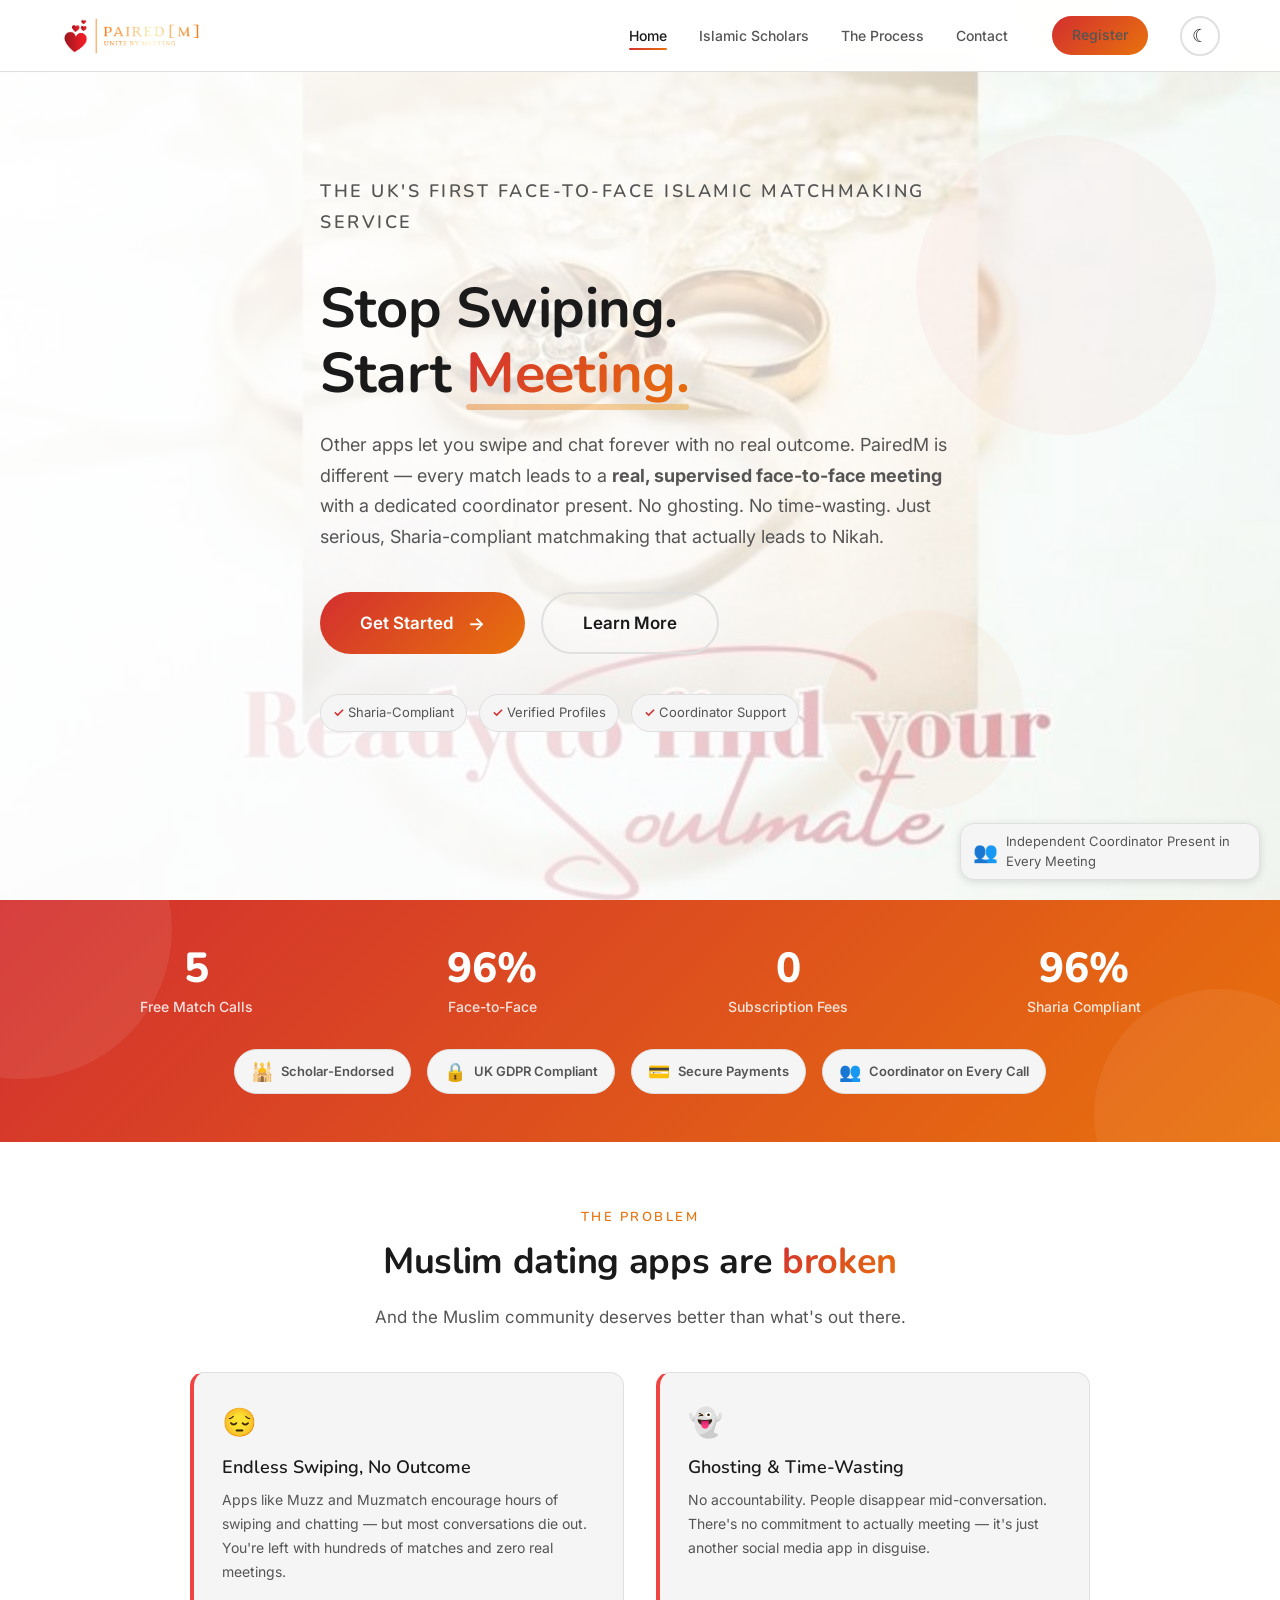
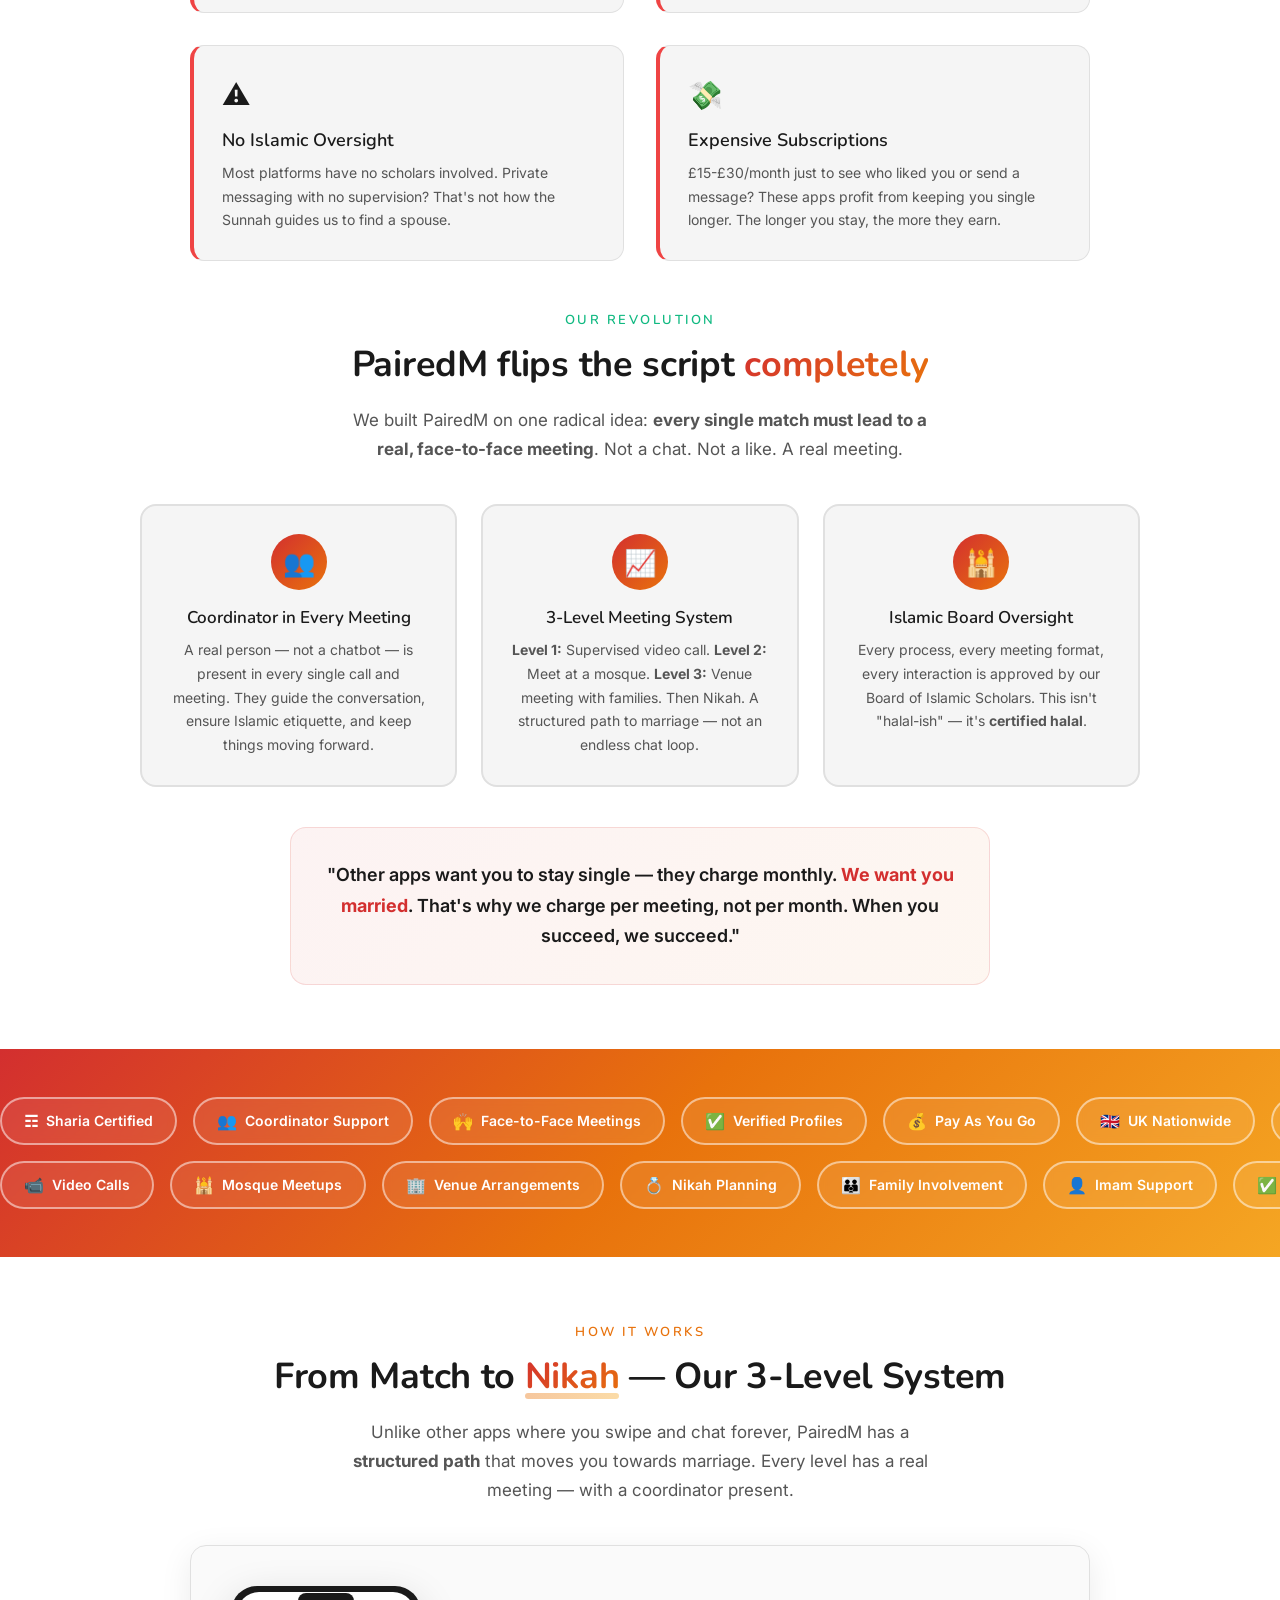
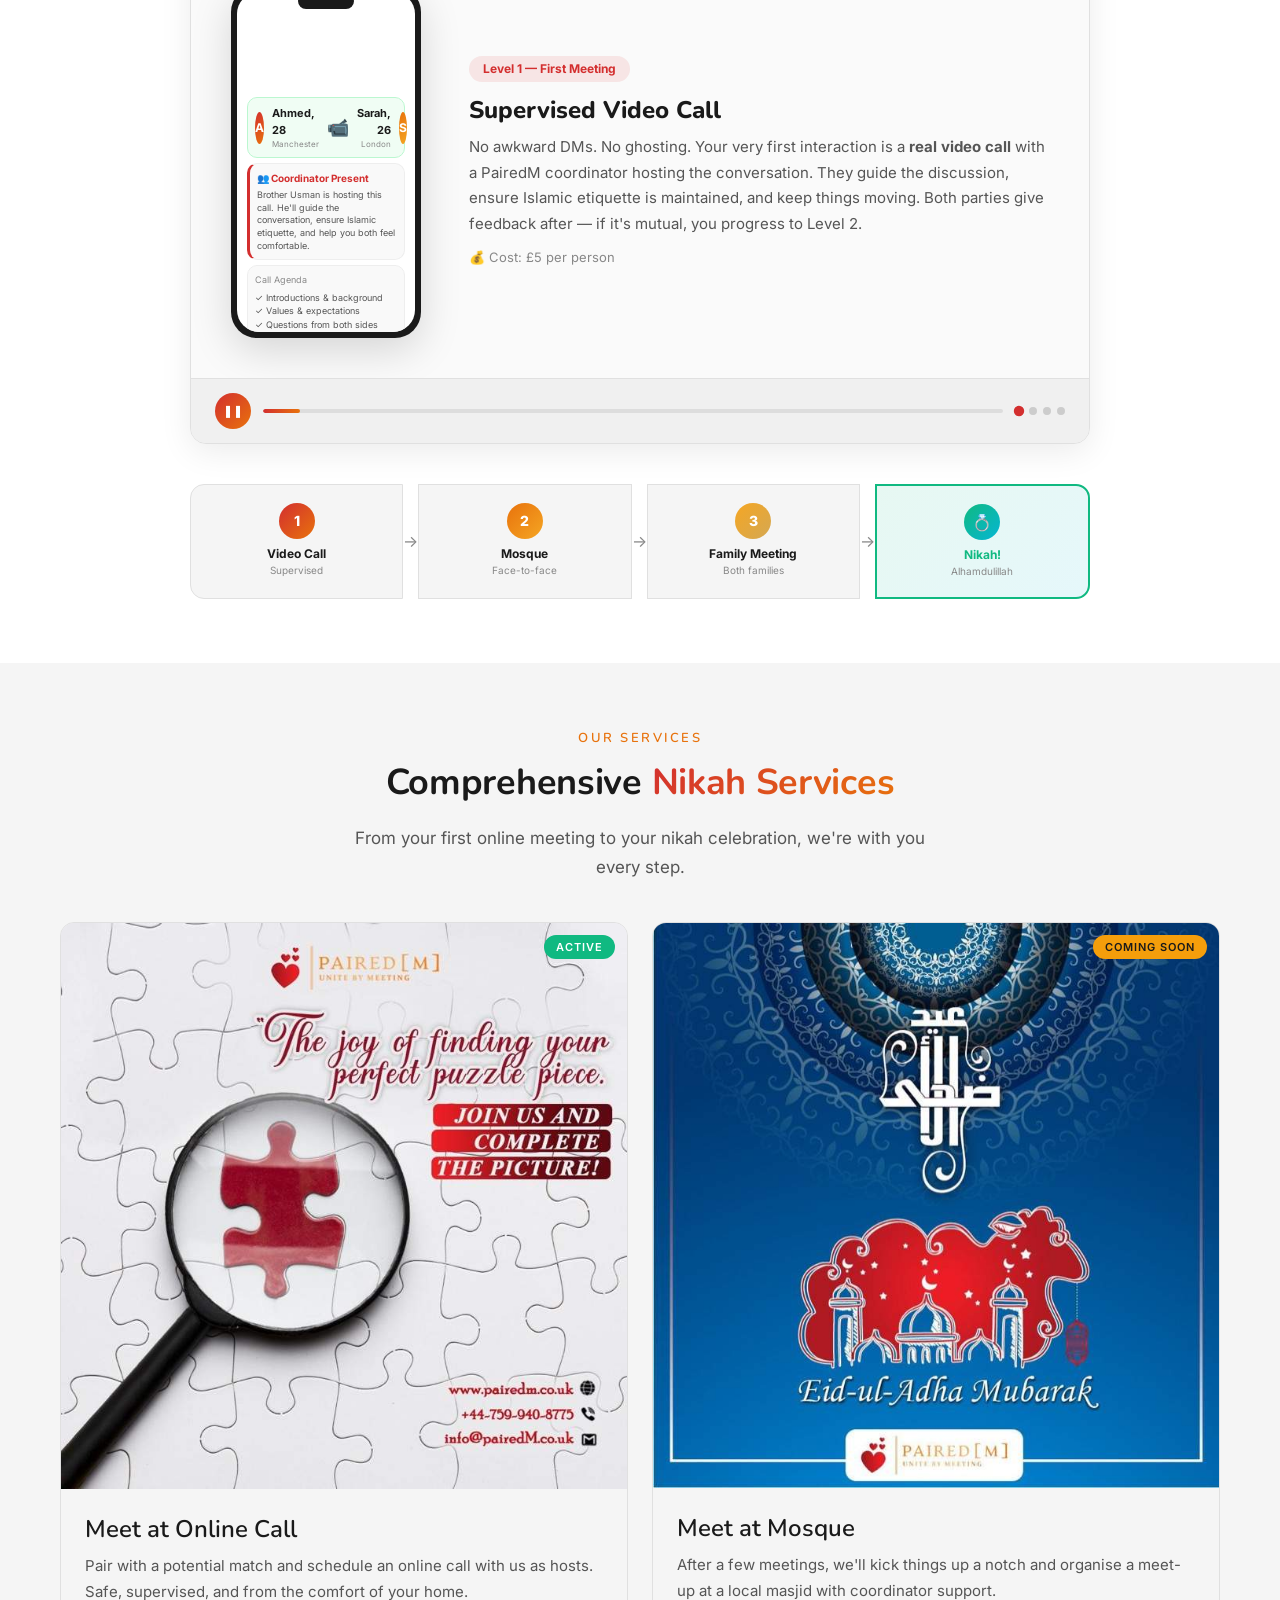
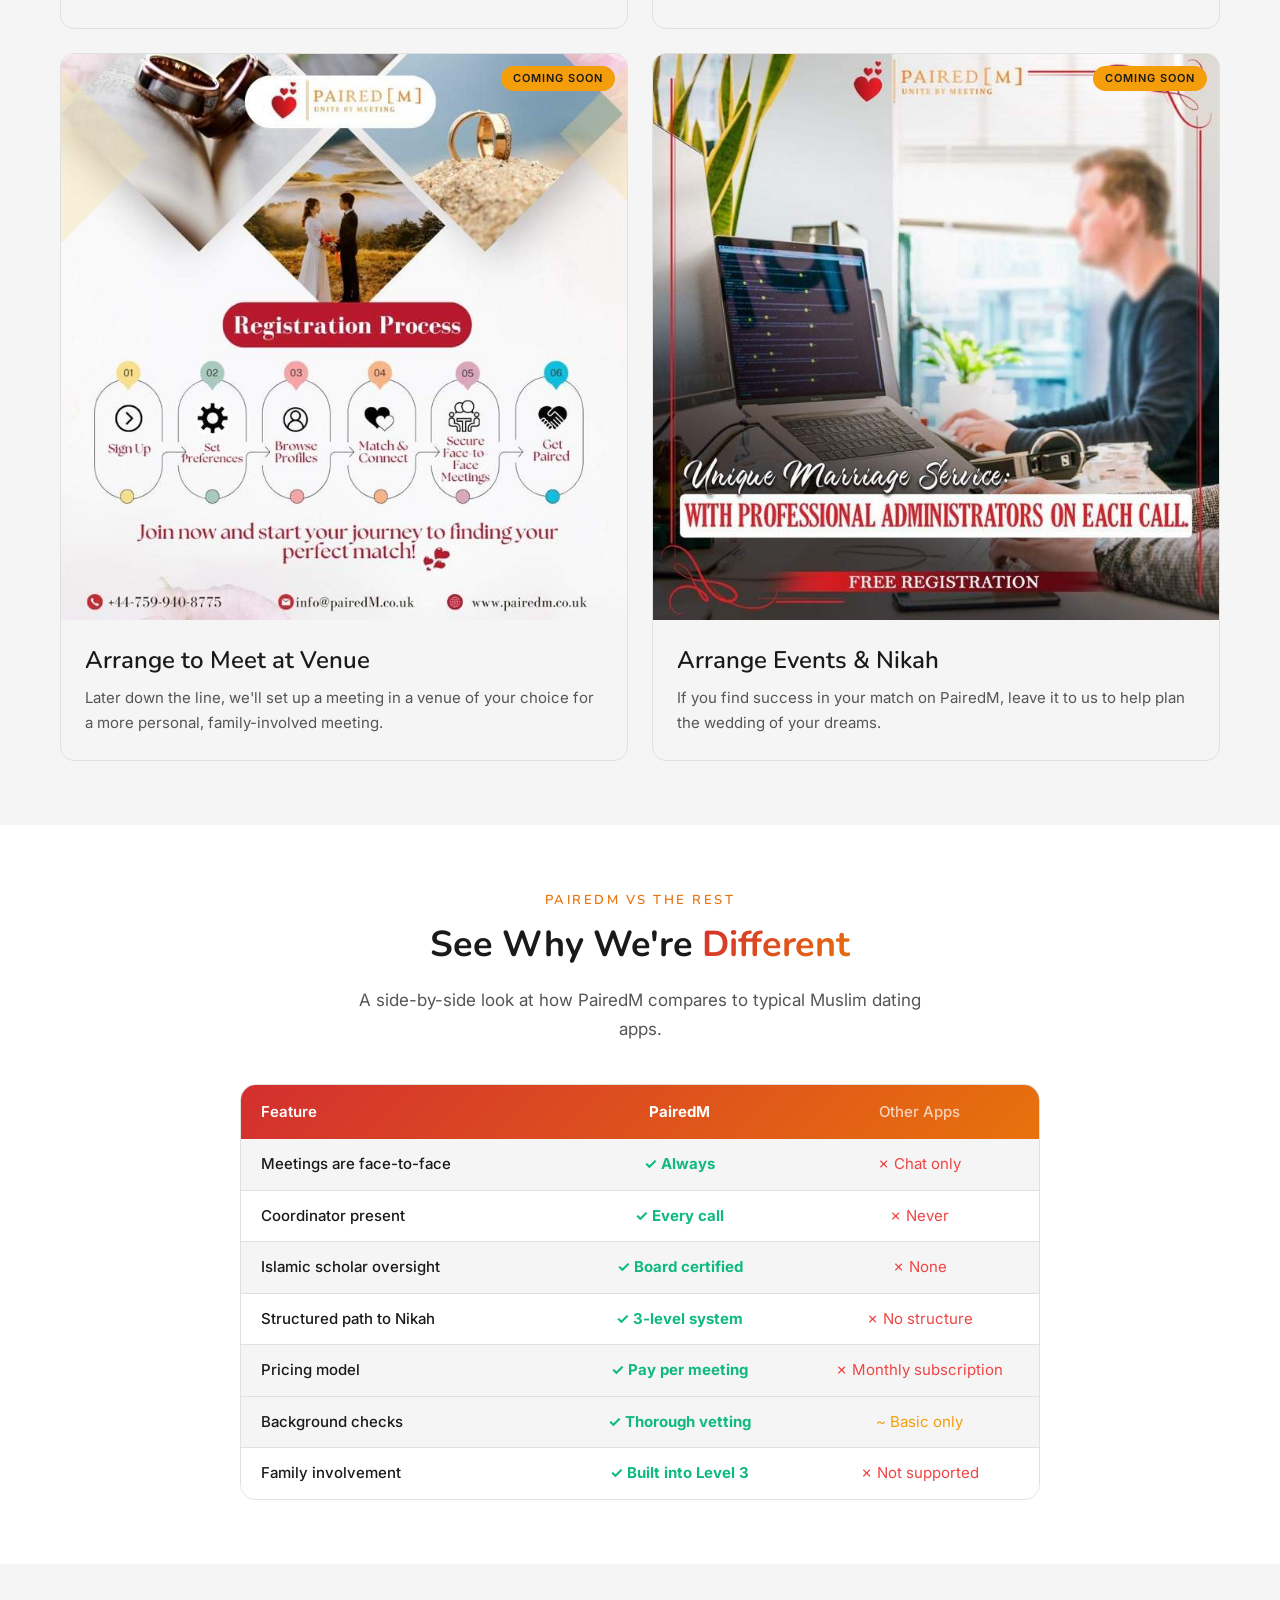
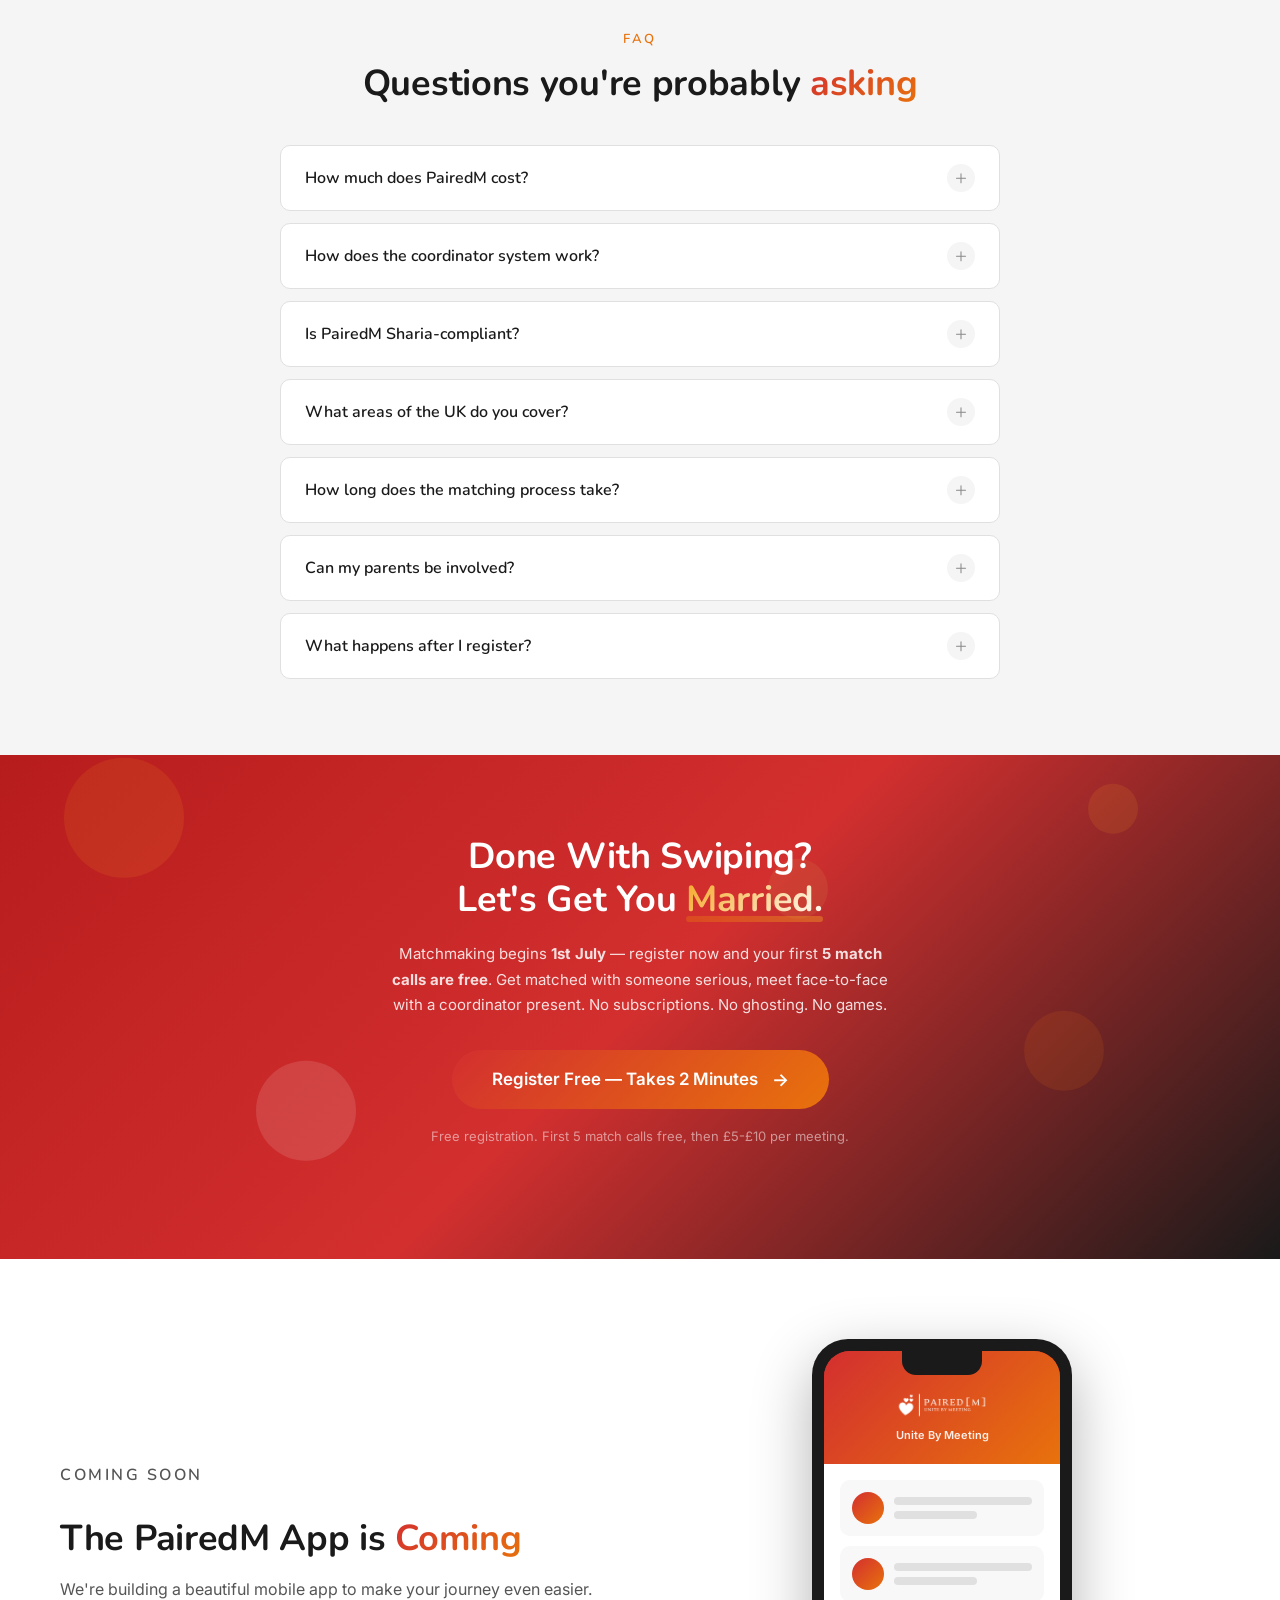
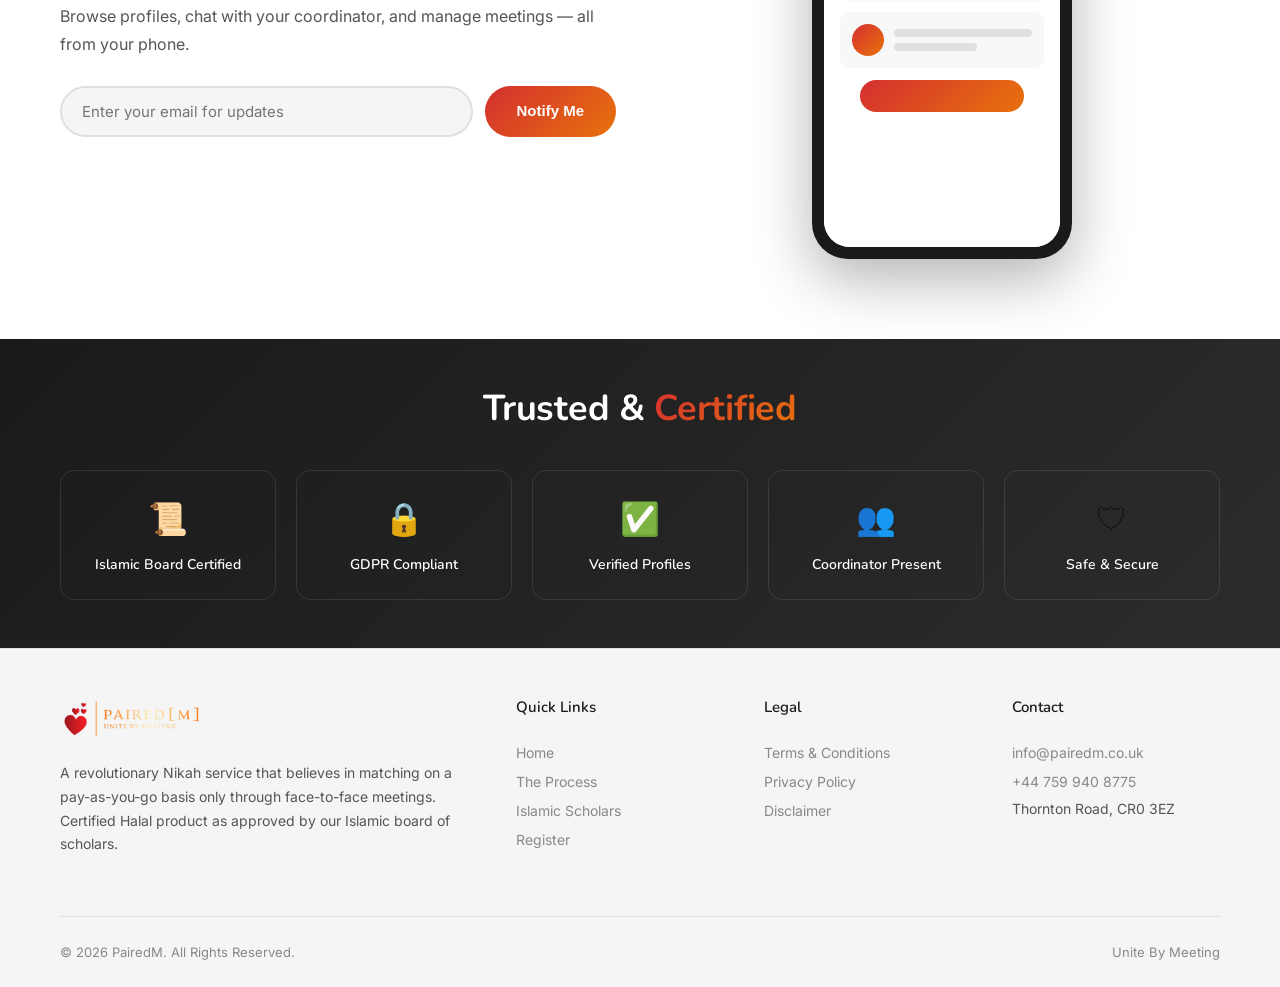
<file: index.html>
<!DOCTYPE html>
<html lang="en">
<head>
  <meta charset="UTF-8">
  <meta name="viewport" content="width=device-width, initial-scale=1.0">
  <title>PairedM — Islamic Matrimony | Unite By Meeting</title>
  <meta name="description" content="A revolutionary Nikah service that believes in matching through face-to-face meetings. Sharia-compliant and coordinator-supported.">
  <link rel="canonical" href="https://pairedm.co.uk/">
  <meta property="og:type" content="website">
  <meta property="og:site_name" content="PairedM">
  <meta property="og:title" content="PairedM — Islamic Matrimony | Unite By Meeting">
  <meta property="og:description" content="A revolutionary Nikah service that believes in matching through face-to-face meetings. Sharia-compliant and coordinator-supported.">
  <meta property="og:url" content="https://pairedm.co.uk/">
  <meta property="og:image" content="https://pairedm.co.uk/images/banner-soulmate.jpg">
  <meta name="twitter:card" content="summary_large_image">
  <meta name="twitter:title" content="PairedM — Islamic Matrimony | Unite By Meeting">
  <meta name="twitter:description" content="A revolutionary Nikah service that matches through face-to-face meetings. Sharia-compliant.">
  <meta name="twitter:image" content="https://pairedm.co.uk/images/banner-soulmate.jpg">
  <link rel="icon" href="images/logo.png" type="image/png">
  <link rel="apple-touch-icon" href="images/logo.png">
  <link href="https://fonts.googleapis.com/css2?family=Inter:wght@400;500;600;700&family=Nunito:wght@400;600;700;800&display=swap" rel="stylesheet">
  <link rel="stylesheet" href="css/styles.css">
  <script type="application/ld+json">
  {
    "@context": "https://schema.org",
    "@type": "Organization",
    "name": "PairedM",
    "url": "https://pairedm.co.uk",
    "logo": "https://pairedm.co.uk/images/logo.png",
    "description": "A revolutionary Islamic matrimonial service offering Sharia-compliant, coordinator-supported face-to-face meetings.",
    "address": {
      "@type": "PostalAddress",
      "streetAddress": "Thornton Road",
      "postalCode": "CR0 3EZ",
      "addressCountry": "GB"
    },
    "contactPoint": {
      "@type": "ContactPoint",
      "telephone": "+44-759-940-8775",
      "email": "info@pairedm.co.uk",
      "contactType": "customer service",
      "areaServed": "GB",
      "availableLanguage": ["English"]
    }
  }
  </script>

  <style>
    /* ============================================
       PairedM Index Page — Enhanced Inline Styles
       ============================================ */

    /* --- Font overrides --- */
    h1, h2, h3, h4, .section-label {
      font-family: 'Nunito', 'Inter', sans-serif;
    }

    /* --- Navbar enhanced blur on scroll --- */
    .header {
      transition: background 0.3s, backdrop-filter 0.3s;
    }
    .header.scrolled {
      backdrop-filter: blur(24px);
      -webkit-backdrop-filter: blur(24px);
    }

    /* --- Brush Highlight Text Effect --- */
    .brush-highlight {
      position: relative;
      display: inline;
    }
    .brush-highlight::after {
      content: '';
      position: absolute;
      bottom: 2px;
      left: 0;
      width: 0;
      height: 6px;
      background: linear-gradient(90deg, #E8720C, #F5A623);
      opacity: 0.4;
      border-radius: 3px;
      z-index: -1;
      transition: width 0.8s cubic-bezier(0.25, 0.46, 0.45, 0.94);
    }
    .brush-highlight.sweep::after {
      width: 100%;
    }

    /* --- Hero Testimonial Carousel --- */
    .hero-testimonial-carousel {
      margin-top: 32px;
      perspective: 1200px;
      max-width: 560px;
      position: relative;
      min-height: 120px;
    }
    .hero-testimonial-item {
      position: absolute;
      top: 0;
      left: 0;
      right: 0;
      background: rgba(255,255,255,0.9);
      border: 1px solid var(--border);
      border-radius: var(--radius-lg);
      padding: 20px 24px;
      opacity: 0;
      transform: rotateY(90deg) scale(0.9);
      transition: opacity 0.6s ease, transform 0.6s ease;
      pointer-events: none;
      backdrop-filter: blur(8px);
    }
    .hero-testimonial-item.active {
      opacity: 1;
      transform: rotateY(0deg) scale(1);
      pointer-events: auto;
    }
    .hero-testimonial-item p {
      font-size: 14px;
      font-style: italic;
      color: var(--text-secondary);
      margin-bottom: 10px;
      line-height: 1.6;
    }
    .hero-testimonial-item .ht-author {
      font-size: 13px;
      font-weight: 600;
      color: var(--text-primary);
    }
    .hero-testimonial-item .ht-location {
      font-size: 12px;
      color: var(--text-tertiary);
    }
    .hero-testimonial-dots {
      display: flex;
      gap: 8px;
      margin-top: 130px;
    }
    .hero-testimonial-dots .ht-dot {
      width: 10px;
      height: 10px;
      border-radius: 50%;
      background: var(--border);
      cursor: pointer;
      transition: background 0.3s, transform 0.3s;
      border: none;
      padding: 0;
    }
    .hero-testimonial-dots .ht-dot.active {
      background: var(--red);
      transform: scale(1.3);
    }

    [data-theme="dark"] .hero-testimonial-item {
      background: rgba(36,36,36,0.9);
    }

    /* --- Stats Bar --- */
    .stats-section {
      padding: 48px 0;
      background: var(--gradient-primary);
      position: relative;
      overflow: hidden;
    }
    .stats-section::before {
      content: '';
      position: absolute;
      top: -50%;
      left: -10%;
      width: 300px;
      height: 300px;
      border-radius: 50%;
      background: rgba(255,255,255,0.08);
    }
    .stats-section::after {
      content: '';
      position: absolute;
      bottom: -40%;
      right: -5%;
      width: 250px;
      height: 250px;
      border-radius: 50%;
      background: rgba(255,255,255,0.06);
    }
    .stats-grid {
      display: grid;
      grid-template-columns: repeat(4, 1fr);
      gap: 24px;
      position: relative;
      z-index: 1;
    }
    .stat-item {
      text-align: center;
    }
    .stat-number {
      font-family: 'Nunito', sans-serif;
      font-size: 42px;
      font-weight: 800;
      color: #fff;
      line-height: 1;
      margin-bottom: 6px;
    }
    .stat-label {
      font-size: 14px;
      color: rgba(255,255,255,0.85);
      font-weight: 500;
    }

    /* --- Marquee Feature Pills --- */
    .marquee-section {
      padding: 40px 0;
      background: linear-gradient(135deg, #D32F2F 0%, #E8720C 50%, #F5A623 100%);
      overflow: hidden;
    }
    .marquee-row {
      display: flex;
      width: max-content;
      gap: 16px;
      padding: 8px 0;
    }
    .marquee-row-1 {
      animation: marqueeLeft 35s linear infinite;
    }
    .marquee-row-2 {
      animation: marqueeRight 35s linear infinite;
    }
    .marquee-section:hover .marquee-row {
      animation-play-state: paused;
    }
    @keyframes marqueeLeft {
      0% { transform: translateX(0); }
      100% { transform: translateX(-50%); }
    }
    @keyframes marqueeRight {
      0% { transform: translateX(-50%); }
      100% { transform: translateX(0); }
    }
    .marquee-pill {
      display: inline-flex;
      align-items: center;
      gap: 8px;
      padding: 10px 22px;
      border: 2px solid rgba(255,255,255,0.5);
      border-radius: 9999px;
      color: #fff;
      font-size: 14px;
      font-weight: 600;
      white-space: nowrap;
      transition: transform 0.3s, background 0.3s;
      cursor: default;
      background: rgba(255,255,255,0.08);
      backdrop-filter: blur(4px);
    }
    .marquee-pill:hover {
      transform: translateY(-4px);
      background: rgba(255,255,255,0.2);
    }
    .marquee-pill .pill-icon {
      font-size: 16px;
    }

    /* --- Interactive Process Steps --- */
    .process-interactive {
      display: grid;
      grid-template-columns: 1fr 1.2fr;
      gap: 48px;
      align-items: start;
      margin-top: 40px;
    }
    .process-steps-list {
      display: flex;
      flex-direction: column;
      gap: 0;
    }
    .process-step-item {
      display: flex;
      gap: 20px;
      padding: 24px;
      cursor: pointer;
      border-left: 4px solid var(--border);
      transition: border-color 0.3s, background 0.3s;
      border-radius: 0 var(--radius-md) var(--radius-md) 0;
    }
    .process-step-item:hover {
      background: var(--card);
    }
    .process-step-item.active {
      border-left-color: var(--red);
      background: var(--card);
    }
    .process-step-num {
      width: 44px;
      height: 44px;
      border-radius: 50%;
      background: var(--card);
      border: 2px solid var(--border);
      display: flex;
      align-items: center;
      justify-content: center;
      font-weight: 700;
      font-size: 18px;
      color: var(--text-tertiary);
      flex-shrink: 0;
      transition: all 0.3s;
    }
    .process-step-item.active .process-step-num {
      background: var(--gradient-primary);
      border-color: transparent;
      color: #fff;
    }
    .process-step-info h3 {
      font-size: 18px;
      margin-bottom: 6px;
    }
    .process-step-info p {
      font-size: 14px;
      color: var(--text-secondary);
    }
    .process-progress {
      height: 4px;
      background: var(--border);
      border-radius: 2px;
      margin-top: 16px;
      overflow: hidden;
    }
    .process-progress-bar {
      height: 100%;
      background: var(--gradient-primary);
      border-radius: 2px;
      transition: width 0.4s ease;
    }
    .process-visual {
      background: var(--card);
      border: 1px solid var(--border);
      border-radius: var(--radius-xl);
      padding: 40px;
      min-height: 340px;
      display: flex;
      align-items: center;
      justify-content: center;
      transition: all 0.4s;
    }
    .process-visual-content {
      text-align: center;
      opacity: 0;
      transform: translateY(16px);
      transition: opacity 0.4s, transform 0.4s;
    }
    .process-visual-content.active {
      opacity: 1;
      transform: translateY(0);
    }
    .process-visual-icon {
      font-size: 64px;
      margin-bottom: 20px;
    }
    .process-visual-content h3 {
      font-size: 22px;
      margin-bottom: 12px;
    }
    .process-visual-content p {
      font-size: 15px;
      color: var(--text-secondary);
      max-width: 320px;
      margin: 0 auto;
    }

    /* --- User Story Cards --- */
    .stories-section {
      padding: 64px 0;
      background: var(--bg);
    }
    .stories-grid {
      display: grid;
      grid-template-columns: repeat(4, 1fr);
      gap: 20px;
      margin-top: 40px;
    }
    .story-card {
      border-radius: var(--radius-lg);
      padding: 28px 24px;
      cursor: pointer;
      transition: transform 0.4s, box-shadow 0.4s;
      position: relative;
      overflow: hidden;
      min-height: 220px;
      display: flex;
      flex-direction: column;
      justify-content: flex-end;
      color: #fff;
    }
    .story-card:hover {
      transform: translateY(-4px);
      box-shadow: 0 12px 32px rgba(0,0,0,0.2);
    }
    .story-card-1 { background: linear-gradient(160deg, #D32F2F, #E8720C); }
    .story-card-2 { background: linear-gradient(160deg, #E8720C, #F5A623); }
    .story-card-3 { background: linear-gradient(160deg, #D4A853, #D32F2F); }
    .story-card-4 { background: linear-gradient(160deg, #B71C1C, #D4A853); }
    .story-card-icon {
      font-size: 36px;
      margin-bottom: 16px;
    }
    .story-card h4 {
      font-size: 18px;
      color: #fff;
      margin-bottom: 8px;
    }
    .story-card .story-tagline {
      font-size: 13px;
      color: rgba(255,255,255,0.8);
      margin: 0;
    }
    .story-quote-panel {
      max-height: 0;
      overflow: hidden;
      transition: max-height 0.5s cubic-bezier(0.4, 0, 0.2, 1), padding 0.4s, margin 0.4s;
      background: rgba(0,0,0,0.2);
      border-radius: var(--radius-md);
      margin-top: 0;
      padding: 0 16px;
    }
    .story-card.expanded .story-quote-panel {
      max-height: 200px;
      padding: 16px;
      margin-top: 16px;
    }
    .story-quote-panel p {
      font-size: 14px;
      color: rgba(255,255,255,0.9);
      font-style: italic;
      line-height: 1.6;
    }

    /* --- FAQ Accordion --- */
    .faq-section {
      padding: 64px 0;
      background: var(--card);
    }
    .faq-list {
      max-width: 720px;
      margin: 40px auto 0;
    }
    .faq-item {
      border: 1px solid var(--border);
      border-radius: var(--radius-md);
      margin-bottom: 12px;
      background: var(--bg);
      overflow: hidden;
      transition: box-shadow 0.3s;
    }
    .faq-item:hover {
      box-shadow: var(--shadow-sm);
    }
    .faq-question {
      display: flex;
      align-items: center;
      justify-content: space-between;
      padding: 18px 24px;
      cursor: pointer;
      font-size: 16px;
      font-weight: 600;
      color: var(--text-primary);
      background: none;
      border: none;
      width: 100%;
      text-align: left;
      font-family: 'Nunito', 'Inter', sans-serif;
      transition: color 0.3s;
    }
    .faq-question:hover {
      color: var(--red);
    }
    .faq-icon {
      width: 28px;
      height: 28px;
      border-radius: 50%;
      background: var(--card);
      display: flex;
      align-items: center;
      justify-content: center;
      font-size: 20px;
      font-weight: 300;
      color: var(--text-tertiary);
      flex-shrink: 0;
      transition: transform 0.3s, background 0.3s, color 0.3s;
    }
    .faq-item.open .faq-icon {
      transform: rotate(45deg);
      background: var(--red);
      color: #fff;
    }
    .faq-answer {
      max-height: 0;
      overflow: hidden;
      transition: max-height 0.4s cubic-bezier(0.4, 0, 0.2, 1);
    }
    .faq-answer-inner {
      padding: 0 24px 20px;
      font-size: 15px;
      line-height: 1.7;
      color: var(--text-secondary);
    }

    /* --- Parallax CTA Section --- */
    .cta-section {
      position: relative;
      padding: 80px 0;
      text-align: center;
      overflow: hidden;
      background: linear-gradient(135deg, #B71C1C, #D32F2F 50%, #1A1A1A);
    }
    .cta-section .cta-bg {
      display: none;
    }
    .cta-particles {
      position: absolute;
      inset: 0;
      pointer-events: none;
      overflow: hidden;
    }
    .cta-particle {
      position: absolute;
      border-radius: 50%;
      opacity: 0.12;
      animation: floatParticle 8s ease-in-out infinite;
    }
    .cta-particle:nth-child(1) { width: 120px; height: 120px; background: #F5A623; top: 10%; left: 5%; animation-delay: 0s; }
    .cta-particle:nth-child(2) { width: 80px; height: 80px; background: #E8720C; top: 60%; left: 80%; animation-delay: 2s; }
    .cta-particle:nth-child(3) { width: 60px; height: 60px; background: #D4A853; top: 30%; left: 60%; animation-delay: 4s; }
    .cta-particle:nth-child(4) { width: 100px; height: 100px; background: #fff; top: 70%; left: 20%; animation-delay: 1s; }
    .cta-particle:nth-child(5) { width: 50px; height: 50px; background: #F5A623; top: 15%; left: 85%; animation-delay: 3s; }
    @keyframes floatParticle {
      0%, 100% { transform: translateY(0) rotate(0deg); }
      50% { transform: translateY(-30px) rotate(180deg); }
    }
    .cta-section h2 {
      color: #fff;
      margin-bottom: 20px;
      position: relative;
      z-index: 1;
    }
    .cta-section h2 .text-gradient {
      background: linear-gradient(135deg, #F5A623, #fff);
      -webkit-background-clip: text;
      -webkit-text-fill-color: transparent;
      background-clip: text;
    }
    .cta-section p {
      color: rgba(255,255,255,0.85);
      margin-bottom: 32px;
      max-width: 500px;
      margin-left: auto;
      margin-right: auto;
      position: relative;
      z-index: 1;
    }
    .cta-section .btn {
      position: relative;
      z-index: 1;
    }

    /* --- App Coming Soon Section --- */
    .app-coming-section {
      padding: 80px 0;
      background: var(--bg);
      overflow: hidden;
    }
    .app-coming-grid {
      display: grid;
      grid-template-columns: 1fr 1fr;
      gap: 48px;
      align-items: center;
    }
    .app-coming-text h2 {
      margin-bottom: 16px;
    }
    .app-coming-text p {
      font-size: 16px;
      color: var(--text-secondary);
      margin-bottom: 28px;
      line-height: 1.7;
    }
    .app-notify-form {
      display: flex;
      gap: 12px;
    }
    .app-notify-form input {
      flex: 1;
      padding: 14px 20px;
      border: 2px solid var(--border);
      border-radius: var(--radius-full);
      background: var(--card);
      color: var(--text-primary);
      font-size: 15px;
      font-family: inherit;
      outline: none;
      transition: border-color 0.3s;
    }
    .app-notify-form input:focus {
      border-color: var(--orange);
    }
    .app-notify-form .btn {
      white-space: nowrap;
    }

    /* Phone Mockup */
    .phone-mockup {
      width: 260px;
      height: 520px;
      background: #1A1A1A;
      border-radius: 36px;
      padding: 12px;
      margin: 0 auto;
      box-shadow: 0 20px 60px rgba(0,0,0,0.3);
      position: relative;
    }
    .phone-mockup::before {
      content: '';
      position: absolute;
      top: 12px;
      left: 50%;
      transform: translateX(-50%);
      width: 80px;
      height: 24px;
      background: #1A1A1A;
      border-radius: 0 0 14px 14px;
      z-index: 2;
    }
    .phone-screen {
      width: 100%;
      height: 100%;
      background: linear-gradient(180deg, #D32F2F 0%, #E8720C 40%, #fff 40%);
      border-radius: 26px;
      overflow: hidden;
      display: flex;
      flex-direction: column;
    }
    .phone-header {
      background: linear-gradient(135deg, #D32F2F, #E8720C);
      padding: 40px 20px 20px;
      text-align: center;
    }
    .phone-header img {
      height: 28px;
      margin: 0 auto 8px;
      filter: brightness(0) invert(1);
    }
    .phone-header-text {
      color: #fff;
      font-size: 11px;
      font-weight: 600;
      opacity: 0.9;
    }
    .phone-body {
      flex: 1;
      background: #fff;
      padding: 16px;
    }
    .phone-card {
      background: #f8f8f8;
      border-radius: 10px;
      padding: 12px;
      margin-bottom: 10px;
    }
    .phone-card-row {
      display: flex;
      align-items: center;
      gap: 10px;
    }
    .phone-avatar {
      width: 32px;
      height: 32px;
      border-radius: 50%;
      background: var(--gradient-primary);
    }
    .phone-card-lines {
      flex: 1;
    }
    .phone-line {
      height: 8px;
      background: #e0e0e0;
      border-radius: 4px;
      margin-bottom: 6px;
    }
    .phone-line:last-child {
      width: 60%;
      margin-bottom: 0;
    }
    .phone-btn-mock {
      display: block;
      margin: 12px auto 0;
      width: 80%;
      height: 32px;
      background: var(--gradient-primary);
      border-radius: 16px;
    }

    [data-theme="dark"] .phone-body {
      background: #242424;
    }
    [data-theme="dark"] .phone-card {
      background: #333;
    }
    [data-theme="dark"] .phone-line {
      background: #444;
    }

    /* --- Trust Signals Section --- */
    .trust-section {
      padding: 48px 0;
      background: linear-gradient(135deg, #1A1A1A, #2c2c2c);
    }
    .trust-section .section-title {
      color: #fff;
      text-align: center;
      margin-bottom: 40px;
    }
    .trust-grid {
      display: grid;
      grid-template-columns: repeat(5, 1fr);
      gap: 20px;
    }
    .trust-item {
      text-align: center;
      padding: 24px 16px;
      border: 1px solid rgba(255,255,255,0.1);
      border-radius: var(--radius-lg);
      transition: transform 0.3s, border-color 0.3s;
    }
    .trust-item:hover {
      transform: translateY(-4px);
      border-color: rgba(255,255,255,0.3);
    }
    .trust-icon {
      font-size: 32px;
      margin-bottom: 12px;
    }
    .trust-item h4 {
      font-size: 14px;
      color: #fff;
      font-weight: 600;
    }

    /* --- General card hover lift --- */
    .service-card:hover,
    .feature-card:hover,
    .testimonial-card:hover,
    .step-card:hover {
      transform: translateY(-4px);
    }
    .testimonial-card {
      transition: transform 0.3s, box-shadow 0.3s;
    }
    .testimonial-card:hover {
      box-shadow: var(--shadow-lg);
    }

    /* --- Scroll-triggered animations with stagger --- */
    .fade-up {
      opacity: 0;
      transform: translateY(30px);
      transition: opacity 0.6s ease-out, transform 0.6s ease-out;
    }
    .fade-up.visible {
      opacity: 1;
      transform: translateY(0);
    }
    .fade-up-d1 { transition-delay: 0.1s; }
    .fade-up-d2 { transition-delay: 0.2s; }
    .fade-up-d3 { transition-delay: 0.3s; }
    .fade-up-d4 { transition-delay: 0.4s; }
    .fade-up-d5 { transition-delay: 0.5s; }

    /* --- Coming soon banner: hide original, replaced by App section --- */
    .coming-soon-banner {
      display: none !important;
    }

    /* --- Responsive --- */
    @media (max-width: 1024px) {
      .stats-grid {
        grid-template-columns: repeat(2, 1fr);
        gap: 32px;
      }
      .stories-grid {
        grid-template-columns: repeat(2, 1fr);
      }
      .trust-grid {
        grid-template-columns: repeat(3, 1fr);
      }
      .process-interactive {
        grid-template-columns: 1fr;
      }
      .process-visual {
        min-height: 240px;
      }
      .app-coming-grid {
        grid-template-columns: 1fr;
        text-align: center;
      }
      .app-notify-form {
        justify-content: center;
      }
    }

    @media (max-width: 768px) {
      .stats-grid {
        grid-template-columns: repeat(2, 1fr);
        gap: 24px;
      }
      .stat-number {
        font-size: 32px;
      }
      .stories-grid {
        grid-template-columns: 1fr;
        max-width: 400px;
        margin-left: auto;
        margin-right: auto;
      }
      .trust-grid {
        grid-template-columns: repeat(2, 1fr);
      }
      .app-coming-grid {
        grid-template-columns: 1fr;
      }
      .app-notify-form {
        flex-direction: column;
      }
      .phone-mockup {
        width: 220px;
        height: 440px;
      }
      .hero-testimonial-carousel {
        max-width: 100%;
      }
      .hero-testimonial-dots {
        margin-top: 140px;
      }
      #the-problem [style*="grid-template-columns: 1fr 1fr;"] {
        grid-template-columns: 1fr !important;
      }
      #the-problem [style*="grid-template-columns: 1fr 1fr 1fr;"] {
        grid-template-columns: 1fr !important;
      }
      #why-us table {
        font-size: 13px;
      }
      #why-us table th,
      #why-us table td {
        padding: 10px 12px !important;
      }
    }

    @media (max-width: 480px) {
      .stats-grid {
        grid-template-columns: 1fr 1fr;
        gap: 20px;
      }
      .stat-number {
        font-size: 28px;
      }
      .trust-grid {
        grid-template-columns: 1fr;
        max-width: 280px;
        margin-left: auto;
        margin-right: auto;
      }
      .marquee-pill {
        padding: 8px 16px;
        font-size: 12px;
      }
    }

    /* ── Explainer Video ── */
    .explainer-video {
      max-width: 900px;
      margin: 0 auto var(--space-3xl);
      border-radius: 16px;
      overflow: hidden;
      background: #FAFAFA;
      border: 1px solid var(--border);
      box-shadow: 0 8px 32px rgba(0,0,0,0.08);
    }
    [data-theme="dark"] .explainer-video {
      background: #1E1E1E;
    }
    .explainer-screen {
      position: relative;
      overflow: hidden;
    }
    .explainer-scene {
      position: absolute;
      top: 0; left: 0; right: 0;
      opacity: 0;
      transform: translateX(40px);
      transition: opacity 0.6s ease, transform 0.6s ease;
      pointer-events: none;
    }
    .explainer-scene.active {
      position: relative;
      opacity: 1;
      transform: translateX(0);
      pointer-events: auto;
    }
    /* Force all scenes to same height as first scene */
    .explainer-scene .explainer-scene-inner {
      min-height: 360px;
    }
    .explainer-scene-inner {
      display: flex;
      align-items: center;
      gap: 48px;
      padding: 40px;
    }
    .explainer-phone {
      width: 190px;
      flex-shrink: 0;
      background: #1a1a1a;
      border-radius: 26px;
      padding: 6px;
      box-shadow: 0 12px 40px rgba(0,0,0,0.15);
      position: relative;
    }
    .explainer-phone-notch {
      position: absolute;
      top: 7px;
      left: 50%;
      transform: translateX(-50%);
      width: 56px;
      height: 16px;
      background: #1a1a1a;
      border-radius: 10px;
      z-index: 5;
    }
    .explainer-phone-screen {
      background: #fff;
      border-radius: 22px;
      overflow: hidden;
      height: 340px;
      overflow-y: auto;
      scrollbar-width: none;
    }
    .explainer-phone-screen::-webkit-scrollbar { display: none; }
    .explainer-phone-screen .explainer-match-card { padding: 7px; margin-bottom: 5px; }
    .explainer-phone-screen .explainer-btn { padding: 7px; font-size: 11px; }
    [data-theme="dark"] .explainer-phone-screen {
      background: #242424;
    }
    [data-theme="dark"] .explainer-phone-screen div[style*="color:#1A1A1A"],
    [data-theme="dark"] .explainer-phone-screen .explainer-field-val {
      color: #fff !important;
    }
    .explainer-field {
      display: flex;
      justify-content: space-between;
      align-items: center;
      padding: 10px 0;
      border-bottom: 1px solid #f0f0f0;
      margin: 0;
      opacity: 0;
      animation: explainerFieldIn 0.4s ease forwards;
    }
    [data-theme="dark"] .explainer-field {
      border-bottom-color: #333;
    }
    .explainer-scene.active .explainer-field {
      opacity: 0;
      animation: explainerFieldIn 0.4s ease forwards;
    }
    @keyframes explainerFieldIn {
      from { opacity: 0; transform: translateY(8px); }
      to { opacity: 1; transform: translateY(0); }
    }
    .explainer-field-label {
      font-size: 11px;
      color: #888;
      font-weight: 500;
    }
    .explainer-field-val {
      font-size: 12px;
      font-weight: 600;
      color: #1A1A1A;
    }
    .explainer-btn {
      text-align: center;
      padding: 10px;
      border-radius: 10px;
      background: linear-gradient(135deg, #D32F2F, #E8720C);
      color: #fff;
      font-size: 12px;
      font-weight: 700;
      opacity: 0;
      animation: explainerFieldIn 0.4s ease forwards;
    }
    .explainer-match-card {
      background: #f9f9f9;
      border: 1px solid #eee;
      border-radius: 10px;
      padding: 10px;
      margin-bottom: 8px;
      opacity: 0;
      animation: explainerFieldIn 0.5s ease forwards;
    }
    [data-theme="dark"] .explainer-match-card {
      background: #2a2a2a;
      border-color: #333;
    }
    .explainer-text {
      flex: 1;
    }
    .explainer-text h3 {
      font-family: 'Nunito', sans-serif;
      font-size: 24px;
      font-weight: 800;
      color: var(--text-primary);
      margin-bottom: 8px;
    }
    .explainer-text p {
      font-size: 15px;
      color: var(--text-secondary);
      line-height: 1.7;
    }
    .explainer-step-badge {
      display: inline-block;
      font-size: 12px;
      font-weight: 700;
      padding: 4px 14px;
      border-radius: 20px;
      background: rgba(211,47,47,0.1);
      color: #D32F2F;
      margin-bottom: 12px;
    }
    .explainer-controls {
      display: flex;
      align-items: center;
      gap: 12px;
      padding: 14px 24px;
      background: #f0f0f0;
      border-top: 1px solid var(--border);
    }
    [data-theme="dark"] .explainer-controls {
      background: #1a1a1a;
    }
    .explainer-play-btn {
      width: 36px;
      height: 36px;
      border-radius: 50%;
      background: linear-gradient(135deg, #D32F2F, #E8720C);
      border: none;
      color: #fff;
      font-size: 12px;
      cursor: pointer;
      display: flex;
      align-items: center;
      justify-content: center;
      flex-shrink: 0;
      transition: transform 0.2s;
    }
    .explainer-play-btn:hover {
      transform: scale(1.1);
    }
    .explainer-timeline {
      flex: 1;
      height: 4px;
      background: #ddd;
      border-radius: 2px;
      overflow: hidden;
    }
    [data-theme="dark"] .explainer-timeline {
      background: #333;
    }
    .explainer-timeline-fill {
      height: 100%;
      width: 0%;
      background: linear-gradient(90deg, #D32F2F, #E8720C);
      border-radius: 2px;
      transition: width 0.1s linear;
    }
    .explainer-dots {
      display: flex;
      gap: 6px;
    }
    .explainer-dot {
      width: 8px;
      height: 8px;
      border-radius: 50%;
      background: #ccc;
      cursor: pointer;
      transition: background 0.2s, transform 0.2s;
    }
    [data-theme="dark"] .explainer-dot {
      background: #444;
    }
    .explainer-dot.active {
      background: #D32F2F;
      transform: scale(1.3);
    }
    .explainer-dot:hover {
      background: #E8720C;
    }

    @media (max-width: 768px) {
      .explainer-scene-inner {
        flex-direction: column;
        padding: 24px 16px;
        gap: 24px;
      }
      .explainer-phone {
        width: 180px;
      }
      .explainer-phone-screen {
        min-height: 280px;
      }
      .explainer-screen {
        min-height: auto;
      }
      .explainer-text h3 {
        font-size: 20px;
        text-align: center;
      }
      .explainer-text p {
        font-size: 14px;
        text-align: center;
      }
      .explainer-step-badge {
        display: block;
        text-align: center;
      }
    }
    @media (max-width: 480px) {
      .explainer-phone {
        width: 160px;
        border-radius: 24px;
        padding: 6px;
      }
      .explainer-phone-notch {
        width: 56px;
        height: 18px;
        top: 8px;
      }
      .explainer-phone-screen {
        border-radius: 20px;
        min-height: 240px;
      }
    }
  </style>
  <noscript><style>.fade-up{opacity:1!important;transform:none!important}</style></noscript>
</head>
<body>
  <a class="skip-link" href="#main">Skip to content</a>
  <div class="scroll-progress" aria-hidden="true"></div>

  <!-- Header -->
  <header class="header">
    <div class="container">
      <a href="index.html" class="header-logo">
        <img src="images/logo.png" alt="PairedM Logo">
      </a>
      <nav class="nav">
        <a href="index.html" class="active">Home</a>
        <a href="scholars.html">Islamic Scholars</a>
        <a href="the-process.html">The Process</a>
        <a href="contact.html">Contact</a>
        <a href="register.html" class="btn btn-primary btn-sm nav-cta">Register</a>
        <button class="theme-toggle" aria-label="Toggle theme">
          <span class="theme-icon-light">&#9728;</span>
          <span class="theme-icon-dark">&#9790;</span>
        </button>
      </nav>
      <button class="hamburger" aria-label="Menu">
        <span></span>
        <span></span>
        <span></span>
      </button>
    </div>
  </header>

  <!-- Mobile Nav -->
  <div class="mobile-nav">
    <a href="index.html">Home</a>
    <a href="scholars.html">Board of Islamic Scholars</a>
    <a href="the-process.html">The Process</a>
    <a href="contact.html">Contact Us</a>
    <a href="register.html">Register</a>
    <button class="theme-toggle" aria-label="Toggle theme">
      <span class="theme-icon-light">&#9728;</span>
      <span class="theme-icon-dark">&#9790;</span>
    </button>
  </div>

  <!-- Coming Soon Banner (hidden, replaced by App Coming Soon section) -->
  <div class="coming-soon-banner">
    <div class="container">
      <p><strong>Coming Soon:</strong> The PairedM App is currently in development to enhance your journey.</p>
    </div>
  </div>

  <!-- Hero -->
  <section class="hero">
    <div class="hero-bg">
      <div class="hero-slider">
        <div class="hero-slide active">
          <img src="images/banner-soulmate.jpg" alt="Ready to find your soulmate" loading="lazy">
        </div>
        <div class="hero-slide">
          <img src="images/banner-marriage-journey.jpg" alt="Marriage is a beautiful journey" loading="lazy">
        </div>
        <div class="hero-slide">
          <img src="images/banner-quran-verse.jpg" alt="Quranic verse on marriage" loading="lazy">
        </div>
        <div class="hero-slide">
          <img src="images/banner-distance.jpg" alt="Distance can be beautiful" loading="lazy">
        </div>
      </div>
      <div class="hero-overlay"></div>
      <div class="hero-decor-1"></div>
      <div class="hero-decor-2"></div>
    </div>

    <div class="container">
      <div class="hero-content">
        <p class="section-label">The UK's First Face-to-Face Islamic Matchmaking Service</p>
        <h1>Stop Swiping.<br>Start <span class="brush-highlight text-gradient">Meeting.</span></h1>
        <p>Other apps let you swipe and chat forever with no real outcome. PairedM is different — every match leads to a <strong>real, supervised face-to-face meeting</strong> with a dedicated coordinator present. No ghosting. No time-wasting. Just serious, Sharia-compliant matchmaking that actually leads to Nikah.</p>
        <div class="hero-buttons">
          <a href="register.html" class="btn btn-primary btn-lg btn-arrow">Get Started</a>
          <a href="the-process.html" class="btn btn-outline btn-lg">Learn More</a>
        </div>
        <div class="hero-tags">
          <span class="hero-tag"><span class="tag-icon">&#10003;</span> Sharia-Compliant</span>
          <span class="hero-tag"><span class="tag-icon">&#10003;</span> Verified Profiles</span>
          <span class="hero-tag"><span class="tag-icon">&#10003;</span> Coordinator Support</span>
        </div>
      </div>
    </div>
  </section>

  <!-- Animated Stat Counters -->
  <section class="stats-section">
    <div class="container">
      <div class="stats-grid">
        <div class="stat-item fade-up">
          <div class="stat-number" data-count="5" data-suffix="">0</div>
          <div class="stat-label">Free Match Calls</div>
        </div>
        <div class="stat-item fade-up fade-up-d1">
          <div class="stat-number" data-count="100" data-suffix="%">0</div>
          <div class="stat-label">Face-to-Face</div>
        </div>
        <div class="stat-item fade-up fade-up-d2">
          <div class="stat-number" data-count="0" data-suffix="">0</div>
          <div class="stat-label">Subscription Fees</div>
        </div>
        <div class="stat-item fade-up fade-up-d3">
          <div class="stat-number" data-count="100" data-suffix="%">0</div>
          <div class="stat-label">Sharia Compliant</div>
        </div>
      </div>

      <!-- Trust Badges -->
      <div class="trust-badges fade-up">
        <span class="trust-badge"><span class="trust-badge-icon">🕌</span> Scholar-Endorsed</span>
        <span class="trust-badge"><span class="trust-badge-icon">🔒</span> UK GDPR Compliant</span>
        <span class="trust-badge"><span class="trust-badge-icon">💳</span> Secure Payments</span>
        <span class="trust-badge"><span class="trust-badge-icon">👥</span> Coordinator on Every Call</span>
      </div>
    </div>
  </section>

  <!-- The Problem / Our Revolution -->
  <section id="the-problem" style="background: var(--bg);">
    <div class="container">
      <div class="text-center">
        <p class="section-label fade-up">The Problem</p>
        <h2 class="section-title fade-up">Muslim dating apps are <span class="text-gradient">broken</span></h2>
        <p class="section-subtitle fade-up">And the Muslim community deserves better than what's out there.</p>
      </div>

      <div style="display:grid; grid-template-columns: 1fr 1fr; gap:32px; max-width:900px; margin:0 auto 48px;">
        <div class="fade-up fade-up-d1" style="background:var(--card); border:1px solid var(--border); border-radius:14px; padding:28px; border-left:4px solid #EF4444;">
          <div style="font-size:28px; margin-bottom:12px;">😔</div>
          <h4 style="font-size:18px; margin-bottom:8px; color:var(--text-primary);">Endless Swiping, No Outcome</h4>
          <p style="font-size:14px;">Apps like Muzz and Muzmatch encourage hours of swiping and chatting — but most conversations die out. You're left with hundreds of matches and zero real meetings.</p>
        </div>
        <div class="fade-up fade-up-d2" style="background:var(--card); border:1px solid var(--border); border-radius:14px; padding:28px; border-left:4px solid #EF4444;">
          <div style="font-size:28px; margin-bottom:12px;">👻</div>
          <h4 style="font-size:18px; margin-bottom:8px; color:var(--text-primary);">Ghosting &amp; Time-Wasting</h4>
          <p style="font-size:14px;">No accountability. People disappear mid-conversation. There's no commitment to actually meeting — it's just another social media app in disguise.</p>
        </div>
        <div class="fade-up fade-up-d3" style="background:var(--card); border:1px solid var(--border); border-radius:14px; padding:28px; border-left:4px solid #EF4444;">
          <div style="font-size:28px; margin-bottom:12px;">⚠️</div>
          <h4 style="font-size:18px; margin-bottom:8px; color:var(--text-primary);">No Islamic Oversight</h4>
          <p style="font-size:14px;">Most platforms have no scholars involved. Private messaging with no supervision? That's not how the Sunnah guides us to find a spouse.</p>
        </div>
        <div class="fade-up fade-up-d4" style="background:var(--card); border:1px solid var(--border); border-radius:14px; padding:28px; border-left:4px solid #EF4444;">
          <div style="font-size:28px; margin-bottom:12px;">💸</div>
          <h4 style="font-size:18px; margin-bottom:8px; color:var(--text-primary);">Expensive Subscriptions</h4>
          <p style="font-size:14px;">£15-£30/month just to see who liked you or send a message? These apps profit from keeping you single longer. The longer you stay, the more they earn.</p>
        </div>
      </div>

      <div class="text-center">
        <p class="section-label fade-up" style="color:var(--success);">Our Revolution</p>
        <h2 class="section-title fade-up">PairedM flips the script <span class="text-gradient">completely</span></h2>
        <p class="section-subtitle fade-up">We built PairedM on one radical idea: <strong>every single match must lead to a real, face-to-face meeting</strong>. Not a chat. Not a like. A real meeting.</p>
      </div>

      <div style="display:grid; grid-template-columns: 1fr 1fr 1fr; gap:24px; max-width:1000px; margin:0 auto;">
        <div class="fade-up fade-up-d1" style="background:var(--card); border:2px solid var(--border); border-radius:16px; padding:28px; text-align:center; transition:transform 0.3s,border-color 0.3s;" onmouseover="this.style.transform='translateY(-4px)';this.style.borderColor='var(--red)'" onmouseout="this.style.transform='';this.style.borderColor='var(--border)'">
          <div style="width:56px;height:56px;border-radius:50%;background:linear-gradient(135deg,#D32F2F,#E8720C);margin:0 auto 16px;display:flex;align-items:center;justify-content:center;font-size:26px;">👥</div>
          <h4 style="font-size:17px; margin-bottom:8px; color:var(--text-primary);">Coordinator in Every Meeting</h4>
          <p style="font-size:14px;">A real person — not a chatbot — is present in every single call and meeting. They guide the conversation, ensure Islamic etiquette, and keep things moving forward.</p>
        </div>
        <div class="fade-up fade-up-d2" style="background:var(--card); border:2px solid var(--border); border-radius:16px; padding:28px; text-align:center; transition:transform 0.3s,border-color 0.3s;" onmouseover="this.style.transform='translateY(-4px)';this.style.borderColor='var(--red)'" onmouseout="this.style.transform='';this.style.borderColor='var(--border)'">
          <div style="width:56px;height:56px;border-radius:50%;background:linear-gradient(135deg,#D32F2F,#E8720C);margin:0 auto 16px;display:flex;align-items:center;justify-content:center;font-size:26px;">📈</div>
          <h4 style="font-size:17px; margin-bottom:8px; color:var(--text-primary);">3-Level Meeting System</h4>
          <p style="font-size:14px;"><strong>Level 1:</strong> Supervised video call. <strong>Level 2:</strong> Meet at a mosque. <strong>Level 3:</strong> Venue meeting with families. Then Nikah. A structured path to marriage — not an endless chat loop.</p>
        </div>
        <div class="fade-up fade-up-d3" style="background:var(--card); border:2px solid var(--border); border-radius:16px; padding:28px; text-align:center; transition:transform 0.3s,border-color 0.3s;" onmouseover="this.style.transform='translateY(-4px)';this.style.borderColor='var(--red)'" onmouseout="this.style.transform='';this.style.borderColor='var(--border)'">
          <div style="width:56px;height:56px;border-radius:50%;background:linear-gradient(135deg,#D32F2F,#E8720C);margin:0 auto 16px;display:flex;align-items:center;justify-content:center;font-size:26px;">🕌</div>
          <h4 style="font-size:17px; margin-bottom:8px; color:var(--text-primary);">Islamic Board Oversight</h4>
          <p style="font-size:14px;">Every process, every meeting format, every interaction is approved by our Board of Islamic Scholars. This isn't "halal-ish" — it's <strong>certified halal</strong>.</p>
        </div>
      </div>

      <div class="text-center fade-up" style="margin-top:40px;">
        <div style="background:linear-gradient(135deg,rgba(211,47,47,0.06),rgba(232,114,12,0.06)); border:1px solid rgba(211,47,47,0.15); border-radius:16px; padding:32px; max-width:700px; margin:0 auto;">
          <p style="font-size:18px; font-weight:600; color:var(--text-primary); line-height:1.7; margin:0;">
            "Other apps want you to stay single — they charge monthly. <strong style="color:#D32F2F;">We want you married</strong>. That's why we charge per meeting, not per month. When you succeed, we succeed."
          </p>
        </div>
      </div>
    </div>
  </section>

  <!-- Marquee Feature Pills -->
  <section class="marquee-section">
    <div class="marquee-row marquee-row-1">
      <span class="marquee-pill"><span class="pill-icon">&#9782;</span> Sharia Certified</span>
      <span class="marquee-pill"><span class="pill-icon">&#128101;</span> Coordinator Support</span>
      <span class="marquee-pill"><span class="pill-icon">&#128588;</span> Face-to-Face Meetings</span>
      <span class="marquee-pill"><span class="pill-icon">&#9989;</span> Verified Profiles</span>
      <span class="marquee-pill"><span class="pill-icon">&#128176;</span> Pay As You Go</span>
      <span class="marquee-pill"><span class="pill-icon">&#127468;&#127463;</span> UK Nationwide</span>
      <span class="marquee-pill"><span class="pill-icon">&#128220;</span> Islamic Board Approved</span>
      <span class="marquee-pill"><span class="pill-icon">&#128683;</span> Zero Subscriptions</span>
      <span class="marquee-pill"><span class="pill-icon">&#128270;</span> Background Checked</span>
      <!-- Duplicate for seamless loop -->
      <span class="marquee-pill"><span class="pill-icon">&#9782;</span> Sharia Certified</span>
      <span class="marquee-pill"><span class="pill-icon">&#128101;</span> Coordinator Support</span>
      <span class="marquee-pill"><span class="pill-icon">&#128588;</span> Face-to-Face Meetings</span>
      <span class="marquee-pill"><span class="pill-icon">&#9989;</span> Verified Profiles</span>
      <span class="marquee-pill"><span class="pill-icon">&#128176;</span> Pay As You Go</span>
      <span class="marquee-pill"><span class="pill-icon">&#127468;&#127463;</span> UK Nationwide</span>
      <span class="marquee-pill"><span class="pill-icon">&#128220;</span> Islamic Board Approved</span>
      <span class="marquee-pill"><span class="pill-icon">&#128683;</span> Zero Subscriptions</span>
      <span class="marquee-pill"><span class="pill-icon">&#128270;</span> Background Checked</span>
    </div>
    <div class="marquee-row marquee-row-2">
      <span class="marquee-pill"><span class="pill-icon">&#128249;</span> Video Calls</span>
      <span class="marquee-pill"><span class="pill-icon">&#128332;</span> Mosque Meetups</span>
      <span class="marquee-pill"><span class="pill-icon">&#127970;</span> Venue Arrangements</span>
      <span class="marquee-pill"><span class="pill-icon">&#128141;</span> Nikah Planning</span>
      <span class="marquee-pill"><span class="pill-icon">&#128106;</span> Family Involvement</span>
      <span class="marquee-pill"><span class="pill-icon">&#128100;</span> Imam Support</span>
      <span class="marquee-pill"><span class="pill-icon">&#9989;</span> Halal Certified</span>
      <span class="marquee-pill"><span class="pill-icon">&#128274;</span> Safe &amp; Secure</span>
      <span class="marquee-pill"><span class="pill-icon">&#9881;</span> Tailored Service</span>
      <span class="marquee-pill"><span class="pill-icon">&#128172;</span> WhatsApp Updates</span>
      <!-- Duplicate for seamless loop -->
      <span class="marquee-pill"><span class="pill-icon">&#128249;</span> Video Calls</span>
      <span class="marquee-pill"><span class="pill-icon">&#128332;</span> Mosque Meetups</span>
      <span class="marquee-pill"><span class="pill-icon">&#127970;</span> Venue Arrangements</span>
      <span class="marquee-pill"><span class="pill-icon">&#128141;</span> Nikah Planning</span>
      <span class="marquee-pill"><span class="pill-icon">&#128106;</span> Family Involvement</span>
      <span class="marquee-pill"><span class="pill-icon">&#128100;</span> Imam Support</span>
      <span class="marquee-pill"><span class="pill-icon">&#9989;</span> Halal Certified</span>
      <span class="marquee-pill"><span class="pill-icon">&#128274;</span> Safe &amp; Secure</span>
      <span class="marquee-pill"><span class="pill-icon">&#9881;</span> Tailored Service</span>
      <span class="marquee-pill"><span class="pill-icon">&#128172;</span> WhatsApp Updates</span>
    </div>
  </section>

  <!-- How It Works — Interactive Process Steps -->
  <section id="how-it-works">
    <div class="container">
      <div class="text-center">
        <p class="section-label fade-up">How It Works</p>
        <h2 class="section-title fade-up">From Match to <span class="brush-highlight text-gradient">Nikah</span> — Our 3-Level System</h2>
        <p class="section-subtitle fade-up">Unlike other apps where you swipe and chat forever, PairedM has a <strong>structured path</strong> that moves you towards marriage. Every level has a real meeting — with a coordinator present.</p>
      </div>

      <!-- Animated Explainer "Video" -->
      <div class="explainer-video fade-up" id="explainerVideo">
        <div class="explainer-screen">
          <!-- LEVEL 1: Supervised Video Call -->
          <div class="explainer-scene active" data-scene="0">
            <div class="explainer-scene-inner">
              <div class="explainer-phone">
                <div class="explainer-phone-notch"></div>
                <div class="explainer-phone-screen">
                  <div style="padding:16px 10px 4px; text-align:center;">
                    <div style="font-size:9px;padding:3px 10px;border-radius:10px;background:linear-gradient(135deg,#D32F2F,#E8720C);color:#fff;font-weight:700;display:inline-block;margin-bottom:8px;">LEVEL 1</div>
                    <div style="font-size:14px;font-weight:700;color:#1A1A1A;margin-bottom:2px;">Supervised Video Call</div>
                    <div style="font-size:9px;color:#888;">Your coordinator is on the call with you</div>
                  </div>
                  <div style="padding:5px 10px;">
                    <div class="explainer-match-card" style="animation-delay:0.3s;background:#f0fdf4;border:1px solid #bbf7d0;">
                      <div style="display:flex;align-items:center;gap:8px;">
                        <div style="width:32px;height:32px;border-radius:50%;background:linear-gradient(135deg,#D32F2F,#E8720C);display:flex;align-items:center;justify-content:center;color:#fff;font-weight:700;font-size:12px;">A</div>
                        <div style="flex:1;"><div style="font-size:11px;font-weight:700;color:#1A1A1A;">Ahmed, 28</div><div style="font-size:8px;color:#888;">Manchester</div></div>
                        <div style="font-size:18px;">📹</div>
                        <div style="flex:1;text-align:right;"><div style="font-size:11px;font-weight:700;color:#1A1A1A;">Sarah, 26</div><div style="font-size:8px;color:#888;">London</div></div>
                        <div style="width:32px;height:32px;border-radius:50%;background:linear-gradient(135deg,#E8720C,#F5A623);display:flex;align-items:center;justify-content:center;color:#fff;font-weight:700;font-size:12px;">S</div>
                      </div>
                    </div>
                    <div class="explainer-match-card" style="animation-delay:0.6s;border-left:3px solid #D32F2F;">
                      <div style="font-size:10px;font-weight:700;color:#D32F2F;margin-bottom:3px;">👥 Coordinator Present</div>
                      <div style="font-size:9px;color:#555;line-height:1.4;">Brother Usman is hosting this call. He'll guide the conversation, ensure Islamic etiquette, and help you both feel comfortable.</div>
                    </div>
                    <div class="explainer-match-card" style="animation-delay:0.9s;">
                      <div style="font-size:9px;color:#888;margin-bottom:4px;">Call Agenda</div>
                      <div style="font-size:9px;color:#555;">✓ Introductions &amp; background</div>
                      <div style="font-size:9px;color:#555;">✓ Values &amp; expectations</div>
                      <div style="font-size:9px;color:#555;">✓ Questions from both sides</div>
                    </div>
                  </div>
                  <div style="padding:6px 10px;"><div class="explainer-btn" style="animation-delay:1.2s;">Complete Level 1 ✓</div></div>
                </div>
              </div>
              <div class="explainer-text">
                <div class="explainer-step-badge">Level 1 — First Meeting</div>
                <h3>Supervised Video Call</h3>
                <p>No awkward DMs. No ghosting. Your very first interaction is a <strong>real video call</strong> with a PairedM coordinator hosting the conversation. They guide the discussion, ensure Islamic etiquette is maintained, and keep things moving. Both parties give feedback after — if it's mutual, you progress to Level 2.</p>
                <div style="margin-top:12px;font-size:13px;color:var(--text-tertiary);">💰 Cost: £5 per person</div>
              </div>
            </div>
          </div>

          <!-- LEVEL 2: Mosque Meeting -->
          <div class="explainer-scene" data-scene="1">
            <div class="explainer-scene-inner">
              <div class="explainer-phone">
                <div class="explainer-phone-notch"></div>
                <div class="explainer-phone-screen">
                  <div style="padding:16px 10px 4px; text-align:center;">
                    <div style="font-size:9px;padding:3px 10px;border-radius:10px;background:linear-gradient(135deg,#E8720C,#F5A623);color:#fff;font-weight:700;display:inline-block;margin-bottom:8px;">LEVEL 2</div>
                    <div style="font-size:14px;font-weight:700;color:#1A1A1A;margin-bottom:2px;">Meet at a Mosque</div>
                    <div style="font-size:9px;color:#888;">Face-to-face in a sacred, safe space</div>
                  </div>
                  <div style="padding:5px 10px;">
                    <div class="explainer-match-card" style="animation-delay:0.3s;background:#fffbeb;border:1px solid #fde68a;">
                      <div style="font-size:22px;text-align:center;margin-bottom:4px;">🕌</div>
                      <div style="font-size:11px;font-weight:700;color:#1A1A1A;text-align:center;">East London Mosque</div>
                      <div style="font-size:9px;color:#888;text-align:center;">Saturday, 2:00 PM — Meeting Room B</div>
                    </div>
                    <div class="explainer-match-card" style="animation-delay:0.6s;border-left:3px solid #E8720C;">
                      <div style="font-size:10px;font-weight:700;color:#E8720C;margin-bottom:3px;">👥 Coordinator: Sister Amina</div>
                      <div style="font-size:9px;color:#555;line-height:1.4;">Will be present throughout to supervise. Local Imam has been informed and may join to offer guidance.</div>
                    </div>
                    <div class="explainer-match-card" style="animation-delay:0.9s;">
                      <div style="font-size:9px;color:#888;margin-bottom:4px;">What happens at Level 2</div>
                      <div style="font-size:9px;color:#555;">✓ Meet in person for the first time</div>
                      <div style="font-size:9px;color:#555;">✓ Deeper conversation about future goals</div>
                      <div style="font-size:9px;color:#555;">✓ Imam available for Islamic guidance</div>
                    </div>
                  </div>
                  <div style="padding:6px 10px;"><div class="explainer-btn" style="animation-delay:1.2s;background:linear-gradient(135deg,#E8720C,#F5A623);">Complete Level 2 ✓</div></div>
                </div>
              </div>
              <div class="explainer-text">
                <div class="explainer-step-badge" style="background:rgba(232,114,12,0.1);color:#E8720C;">Level 2 — Getting Serious</div>
                <h3>Meet at a Mosque</h3>
                <p>Video went well? Time for a <strong>real, in-person meeting at a local mosque</strong>. Our coordinator arranges everything — the venue, the time, and they're present throughout. A local Imam can join to offer Islamic guidance. This is where you truly get to know someone, face-to-face, in a blessed setting.</p>
                <div style="margin-top:12px;font-size:13px;color:var(--text-tertiary);">💰 Cost: £10 per person</div>
              </div>
            </div>
          </div>

          <!-- LEVEL 3: Family Meeting at Venue -->
          <div class="explainer-scene" data-scene="2">
            <div class="explainer-scene-inner">
              <div class="explainer-phone">
                <div class="explainer-phone-notch"></div>
                <div class="explainer-phone-screen">
                  <div style="padding:16px 10px 4px; text-align:center;">
                    <div style="font-size:9px;padding:3px 10px;border-radius:10px;background:linear-gradient(135deg,#F5A623,#D4A853);color:#fff;font-weight:700;display:inline-block;margin-bottom:8px;">LEVEL 3</div>
                    <div style="font-size:14px;font-weight:700;color:#1A1A1A;margin-bottom:2px;">Family Meeting</div>
                    <div style="font-size:9px;color:#888;">Both families meet at a venue of your choice</div>
                  </div>
                  <div style="padding:5px 10px;">
                    <div class="explainer-match-card" style="animation-delay:0.3s;background:#fffbeb;border:1px solid #fde68a;">
                      <div style="font-size:22px;text-align:center;margin-bottom:4px;">👨‍👩‍👦 🤝 👨‍👩‍👧</div>
                      <div style="font-size:11px;font-weight:700;color:#1A1A1A;text-align:center;">Both Families Meeting</div>
                      <div style="font-size:9px;color:#888;text-align:center;">The Grand Hotel, Birmingham — Sunday 3 PM</div>
                    </div>
                    <div class="explainer-match-card" style="animation-delay:0.6s;border-left:3px solid #D4A853;">
                      <div style="font-size:10px;font-weight:700;color:#D4A853;margin-bottom:3px;">👥 Coordinator: Brother Usman</div>
                      <div style="font-size:9px;color:#555;line-height:1.4;">Present to introduce both families, facilitate the conversation, and ensure everything runs smoothly.</div>
                    </div>
                    <div class="explainer-match-card" style="animation-delay:0.9s;">
                      <div style="font-size:9px;color:#888;margin-bottom:4px;">What happens at Level 3</div>
                      <div style="font-size:9px;color:#555;">✓ Parents &amp; families formally introduced</div>
                      <div style="font-size:9px;color:#555;">✓ Discuss future plans &amp; expectations</div>
                      <div style="font-size:9px;color:#555;">✓ Venue, catering &amp; logistics arranged by us</div>
                    </div>
                  </div>
                  <div style="padding:6px 10px;"><div class="explainer-btn" style="animation-delay:1.2s;background:linear-gradient(135deg,#F5A623,#D4A853);">Complete Level 3 ✓</div></div>
                </div>
              </div>
              <div class="explainer-text">
                <div class="explainer-step-badge" style="background:rgba(212,168,83,0.1);color:#D4A853;">Level 3 — Families Get Involved</div>
                <h3>Family Meeting at a Venue</h3>
                <p>Things are getting serious. <strong>Both families meet at a venue of your choice</strong> — a restaurant, hotel, or community centre. PairedM arranges everything: the booking, the setup, and our coordinator is there to facilitate introductions. This is where parents ask their questions and give their blessings.</p>
                <div style="margin-top:12px;font-size:13px;color:var(--text-tertiary);">💰 Venue costs vary — we handle all logistics</div>
              </div>
            </div>
          </div>

          <!-- LEVEL 4: Nikah Ceremony -->
          <div class="explainer-scene" data-scene="3">
            <div class="explainer-scene-inner">
              <div class="explainer-phone">
                <div class="explainer-phone-notch"></div>
                <div class="explainer-phone-screen">
                  <div style="padding:16px 10px 4px; text-align:center;">
                    <div style="font-size:9px;padding:3px 10px;border-radius:10px;background:linear-gradient(135deg,#10B981,#06B6D4);color:#fff;font-weight:700;display:inline-block;margin-bottom:8px;">NIKAH</div>
                    <div style="font-size:14px;font-weight:700;color:#1A1A1A;margin-bottom:2px;">The Big Day 💍</div>
                    <div style="font-size:9px;color:#888;">From match to marriage — PairedM delivered</div>
                  </div>
                  <div style="padding:5px 10px;">
                    <div class="explainer-match-card" style="animation-delay:0.3s;background:#f0fdf4;border:2px solid #10B981;">
                      <div style="font-size:28px;text-align:center;margin-bottom:4px;">💍</div>
                      <div style="font-size:13px;font-weight:800;color:#10B981;text-align:center;">Nikah Ceremony</div>
                      <div style="font-size:9px;color:#888;text-align:center;margin-top:2px;">Ahmed &amp; Sarah — Alhamdulillah!</div>
                    </div>
                    <div class="explainer-match-card" style="animation-delay:0.6s;border-left:3px solid #10B981;">
                      <div style="font-size:10px;font-weight:700;color:#10B981;margin-bottom:3px;">🕌 PairedM Arranged</div>
                      <div style="font-size:9px;color:#555;line-height:1.4;">We booked the Imam, arranged the venue, coordinated the Mahr discussion, and helped plan the walima celebration.</div>
                    </div>
                    <div class="explainer-match-card" style="animation-delay:0.9s;">
                      <div style="font-size:9px;color:#888;margin-bottom:4px;">What we handled</div>
                      <div style="font-size:9px;color:#555;">✓ Imam booking &amp; Nikah paperwork</div>
                      <div style="font-size:9px;color:#555;">✓ Walima venue &amp; catering</div>
                      <div style="font-size:9px;color:#555;">✓ Full event coordination</div>
                    </div>
                  </div>
                  <div style="padding:6px 10px;"><div class="explainer-btn" style="animation-delay:1.2s;background:linear-gradient(135deg,#10B981,#06B6D4);">Alhamdulillah! 🎉</div></div>
                </div>
              </div>
              <div class="explainer-text">
                <div class="explainer-step-badge" style="background:rgba(16,185,129,0.1);color:#10B981;">The Goal — Nikah</div>
                <h3>Nikah &amp; Walima</h3>
                <p>This is what it's all been leading to. Both families have agreed — now PairedM helps make the big day happen. <strong>We arrange the Imam, book the venue, coordinate the Mahr, and plan the walima.</strong> From your very first video call to your Nikah day, PairedM was with you every step of the way.</p>
                <div style="margin-top:12px;font-size:13px;color:var(--text-tertiary);">🎉 This is the goal. Other apps never get you here.</div>
              </div>
            </div>
          </div>
        </div>

        <!-- Video controls -->
        <div class="explainer-controls">
          <button class="explainer-play-btn" id="explainerPlayBtn" aria-label="Play/Pause">
            <span class="explainer-icon-pause">❚❚</span>
            <span class="explainer-icon-play" style="display:none;">▶</span>
          </button>
          <div class="explainer-timeline">
            <div class="explainer-timeline-fill" id="explainerTimeline"></div>
          </div>
          <div class="explainer-dots">
            <span class="explainer-dot active" data-dot="0"></span>
            <span class="explainer-dot" data-dot="1"></span>
            <span class="explainer-dot" data-dot="2"></span>
            <span class="explainer-dot" data-dot="3"></span>
          </div>
        </div>
      </div>

      <!-- The journey summary below the explainer -->
      <div class="fade-up" style="display:flex; gap:0; max-width:900px; margin:40px auto 0; position:relative;">
        <div style="flex:1; text-align:center; padding:18px 10px; background:var(--card); border:1px solid var(--border); border-radius:14px 0 0 14px;">
          <div style="width:36px;height:36px;border-radius:50%;background:linear-gradient(135deg,#D32F2F,#E8720C);margin:0 auto 6px;display:flex;align-items:center;justify-content:center;color:#fff;font-weight:800;font-size:14px;">1</div>
          <div style="font-size:12px;font-weight:700;color:var(--text-primary);">Video Call</div>
          <div style="font-size:10px;color:var(--text-tertiary);">Supervised</div>
        </div>
        <div style="display:flex;align-items:center;color:var(--text-tertiary);font-size:16px;">→</div>
        <div style="flex:1; text-align:center; padding:18px 10px; background:var(--card); border:1px solid var(--border);">
          <div style="width:36px;height:36px;border-radius:50%;background:linear-gradient(135deg,#E8720C,#F5A623);margin:0 auto 6px;display:flex;align-items:center;justify-content:center;color:#fff;font-weight:800;font-size:14px;">2</div>
          <div style="font-size:12px;font-weight:700;color:var(--text-primary);">Mosque</div>
          <div style="font-size:10px;color:var(--text-tertiary);">Face-to-face</div>
        </div>
        <div style="display:flex;align-items:center;color:var(--text-tertiary);font-size:16px;">→</div>
        <div style="flex:1; text-align:center; padding:18px 10px; background:var(--card); border:1px solid var(--border);">
          <div style="width:36px;height:36px;border-radius:50%;background:linear-gradient(135deg,#F5A623,#D4A853);margin:0 auto 6px;display:flex;align-items:center;justify-content:center;color:#fff;font-weight:800;font-size:14px;">3</div>
          <div style="font-size:12px;font-weight:700;color:var(--text-primary);">Family Meeting</div>
          <div style="font-size:10px;color:var(--text-tertiary);">Both families</div>
        </div>
        <div style="display:flex;align-items:center;color:var(--text-tertiary);font-size:16px;">→</div>
        <div style="flex:1; text-align:center; padding:18px 10px; background:linear-gradient(135deg,rgba(16,185,129,0.1),rgba(6,182,212,0.1)); border:2px solid #10B981; border-radius:0 14px 14px 0;">
          <div style="width:36px;height:36px;border-radius:50%;background:linear-gradient(135deg,#10B981,#06B6D4);margin:0 auto 6px;display:flex;align-items:center;justify-content:center;font-size:16px;">💍</div>
          <div style="font-size:12px;font-weight:700;color:#10B981;">Nikah!</div>
          <div style="font-size:10px;color:var(--text-tertiary);">Alhamdulillah</div>
        </div>
      </div>
    </div>
  </section>

  <!-- Services -->
  <section id="services" style="background: var(--card);">
    <div class="container">
      <div class="text-center">
        <p class="section-label fade-up">Our Services</p>
        <h2 class="section-title fade-up">Comprehensive <span class="text-gradient">Nikah Services</span></h2>
        <p class="section-subtitle fade-up">From your first online meeting to your nikah celebration, we're with you every step.</p>
      </div>

      <div class="services-grid">
        <div class="service-card fade-up fade-up-d1">
          <div class="service-card-image">
            <img src="images/banner-safe-secure.jpg" alt="Online video call" loading="lazy">
            <span class="service-badge badge-active">Active</span>
          </div>
          <div class="service-card-body">
            <h3>Meet at Online Call</h3>
            <p>Pair with a potential match and schedule an online call with us as hosts. Safe, supervised, and from the comfort of your home.</p>
          </div>
        </div>
        <div class="service-card fade-up fade-up-d2">
          <div class="service-card-image">
            <img src="images/banner-coordinator.jpg" alt="Meet at mosque" loading="lazy">
            <span class="service-badge badge-soon">Coming Soon</span>
          </div>
          <div class="service-card-body">
            <h3>Meet at Mosque</h3>
            <p>After a few meetings, we'll kick things up a notch and organise a meet-up at a local masjid with coordinator support.</p>
          </div>
        </div>
        <div class="service-card fade-up fade-up-d3">
          <div class="service-card-image">
            <img src="images/banner-family.jpg" alt="Meet at venue" loading="lazy">
            <span class="service-badge badge-soon">Coming Soon</span>
          </div>
          <div class="service-card-body">
            <h3>Arrange to Meet at Venue</h3>
            <p>Later down the line, we'll set up a meeting in a venue of your choice for a more personal, family-involved meeting.</p>
          </div>
        </div>
        <div class="service-card fade-up fade-up-d4">
          <div class="service-card-image">
            <img src="images/banner-best-nikah.jpg" alt="Arrange events" loading="lazy">
            <span class="service-badge badge-soon">Coming Soon</span>
          </div>
          <div class="service-card-body">
            <h3>Arrange Events &amp; Nikah</h3>
            <p>If you find success in your match on PairedM, leave it to us to help plan the wedding of your dreams.</p>
          </div>
        </div>
      </div>
    </div>
  </section>

  <!-- PairedM vs Others — Comparison -->
  <section id="why-us">
    <div class="container">
      <div class="text-center">
        <p class="section-label fade-up">PairedM vs The Rest</p>
        <h2 class="section-title fade-up">See Why We're <span class="text-gradient">Different</span></h2>
        <p class="section-subtitle fade-up">A side-by-side look at how PairedM compares to typical Muslim dating apps.</p>
      </div>

      <div class="fade-up" style="max-width:800px; margin:0 auto; overflow:hidden; border-radius:16px; border:1px solid var(--border);">
        <table style="width:100%; border-collapse:collapse; font-size:15px;">
          <thead>
            <tr style="background:linear-gradient(135deg,#D32F2F,#E8720C);">
              <th style="padding:16px 20px; text-align:left; color:#fff; font-weight:600; width:40%;">Feature</th>
              <th style="padding:16px 20px; text-align:center; color:#fff; font-weight:700; width:30%;">PairedM</th>
              <th style="padding:16px 20px; text-align:center; color:rgba(255,255,255,0.7); font-weight:500; width:30%;">Other Apps</th>
            </tr>
          </thead>
          <tbody>
            <tr style="background:var(--card); border-bottom:1px solid var(--border);">
              <td style="padding:14px 20px; font-weight:500; color:var(--text-primary);">Meetings are face-to-face</td>
              <td style="padding:14px 20px; text-align:center; color:#10B981; font-weight:700;">✓ Always</td>
              <td style="padding:14px 20px; text-align:center; color:#EF4444;">✗ Chat only</td>
            </tr>
            <tr style="background:var(--bg); border-bottom:1px solid var(--border);">
              <td style="padding:14px 20px; font-weight:500; color:var(--text-primary);">Coordinator present</td>
              <td style="padding:14px 20px; text-align:center; color:#10B981; font-weight:700;">✓ Every call</td>
              <td style="padding:14px 20px; text-align:center; color:#EF4444;">✗ Never</td>
            </tr>
            <tr style="background:var(--card); border-bottom:1px solid var(--border);">
              <td style="padding:14px 20px; font-weight:500; color:var(--text-primary);">Islamic scholar oversight</td>
              <td style="padding:14px 20px; text-align:center; color:#10B981; font-weight:700;">✓ Board certified</td>
              <td style="padding:14px 20px; text-align:center; color:#EF4444;">✗ None</td>
            </tr>
            <tr style="background:var(--bg); border-bottom:1px solid var(--border);">
              <td style="padding:14px 20px; font-weight:500; color:var(--text-primary);">Structured path to Nikah</td>
              <td style="padding:14px 20px; text-align:center; color:#10B981; font-weight:700;">✓ 3-level system</td>
              <td style="padding:14px 20px; text-align:center; color:#EF4444;">✗ No structure</td>
            </tr>
            <tr style="background:var(--card); border-bottom:1px solid var(--border);">
              <td style="padding:14px 20px; font-weight:500; color:var(--text-primary);">Pricing model</td>
              <td style="padding:14px 20px; text-align:center; color:#10B981; font-weight:700;">✓ Pay per meeting</td>
              <td style="padding:14px 20px; text-align:center; color:#EF4444;">✗ Monthly subscription</td>
            </tr>
            <tr style="background:var(--card); border-bottom:1px solid var(--border);">
              <td style="padding:14px 20px; font-weight:500; color:var(--text-primary);">Background checks</td>
              <td style="padding:14px 20px; text-align:center; color:#10B981; font-weight:700;">✓ Thorough vetting</td>
              <td style="padding:14px 20px; text-align:center; color:#F59E0B;">~ Basic only</td>
            </tr>
            <tr style="background:var(--bg);">
              <td style="padding:14px 20px; font-weight:500; color:var(--text-primary);">Family involvement</td>
              <td style="padding:14px 20px; text-align:center; color:#10B981; font-weight:700;">✓ Built into Level 3</td>
              <td style="padding:14px 20px; text-align:center; color:#EF4444;">✗ Not supported</td>
            </tr>
          </tbody>
        </table>
      </div>
    </div>
  </section>

  <!-- Testimonials -->
  <!-- Testimonials & success stories temporarily removed pre-launch (no real stories yet) -->

  <!-- FAQ Accordion -->
  <section class="faq-section">
    <div class="container">
      <div class="text-center">
        <p class="section-label fade-up">FAQ</p>
        <h2 class="section-title fade-up">Questions you're probably <span class="text-gradient">asking</span></h2>
      </div>

      <div class="faq-list">
        <div class="faq-item fade-up">
          <button class="faq-question">
            <span>How much does PairedM cost?</span>
            <span class="faq-icon">+</span>
          </button>
          <div class="faq-answer">
            <div class="faq-answer-inner">PairedM works on a pay-as-you-go basis with no subscription fees. Registration is completely free. When you decide to pursue a match, nominal charges of just &pound;5-&pound;10 apply.</div>
          </div>
        </div>
        <div class="faq-item fade-up fade-up-d2">
          <button class="faq-question">
            <span>How does the coordinator system work?</span>
            <span class="faq-icon">+</span>
          </button>
          <div class="faq-answer">
            <div class="faq-answer-inner">Every meeting on PairedM is supervised by an independent coordinator. They are present during video calls, mosque meet-ups, and venue meetings. This ensures safety, Islamic propriety, and a comfortable environment for both parties.</div>
          </div>
        </div>
        <div class="faq-item fade-up fade-up-d3">
          <button class="faq-question">
            <span>Is PairedM Sharia-compliant?</span>
            <span class="faq-icon">+</span>
          </button>
          <div class="faq-answer">
            <div class="faq-answer-inner">Yes. PairedM is certified halal by our Board of Islamic Scholars. Every aspect of our service — from how profiles are shared to how meetings are conducted — is aligned with Islamic principles and the Sunnah.</div>
          </div>
        </div>
        <div class="faq-item fade-up">
          <button class="faq-question">
            <span>What areas of the UK do you cover?</span>
            <span class="faq-icon">+</span>
          </button>
          <div class="faq-answer">
            <div class="faq-answer-inner">PairedM operates across the entire UK, with a growing network of coordinators and English-speaking Imams. Whether you're in London, Manchester, Birmingham, or anywhere else, we'll do our best to help.</div>
          </div>
        </div>
        <div class="faq-item fade-up fade-up-d1">
          <button class="faq-question">
            <span>How long does the matching process take?</span>
            <span class="faq-icon">+</span>
          </button>
          <div class="faq-answer">
            <div class="faq-answer-inner">It varies from person to person. Our coordinators work actively to find compatible matches based on your preferences and values.</div>
          </div>
        </div>
        <div class="faq-item fade-up fade-up-d2">
          <button class="faq-question">
            <span>Can my parents be involved?</span>
            <span class="faq-icon">+</span>
          </button>
          <div class="faq-answer">
            <div class="faq-answer-inner">Absolutely. We encourage family involvement. Parents and guardians are welcome at venue meetings, and our coordinators can communicate directly with families to ensure everyone is comfortable with the process.</div>
          </div>
        </div>
        <div class="faq-item fade-up fade-up-d3">
          <button class="faq-question">
            <span>What happens after I register?</span>
            <span class="faq-icon">+</span>
          </button>
          <div class="faq-answer">
            <div class="faq-answer-inner">After registering, you'll create your profile and set your preferences. Our team will verify your profile and start searching for compatible matches. Once a potential match is found, a coordinator will reach out to arrange a supervised meeting.</div>
          </div>
        </div>
      </div>
    </div>
  </section>

  <!-- CTA — Parallax -->
  <section class="cta-section">
    <div class="cta-bg"></div>
    <div class="cta-particles">
      <div class="cta-particle"></div>
      <div class="cta-particle"></div>
      <div class="cta-particle"></div>
      <div class="cta-particle"></div>
      <div class="cta-particle"></div>
    </div>
    <div class="container" style="position: relative;">
      <h2 class="fade-up">Done With Swiping?<br>Let's Get You <span class="brush-highlight text-gradient">Married.</span></h2>
      <p class="fade-up">Matchmaking begins <strong>1st July</strong> — register now and your first <strong>5 match calls are free</strong>. Get matched with someone serious, meet face-to-face with a coordinator present. No subscriptions. No ghosting. No games.</p>
      <a href="register.html" class="btn btn-primary btn-lg btn-arrow fade-up">Register Free — Takes 2 Minutes</a>
      <p class="fade-up" style="font-size:13px; margin-top:16px; opacity:0.6;">Free registration. First 5 match calls free, then £5-£10 per meeting.</p>
    </div>
  </section>

  <!-- App Coming Soon -->
  <section class="app-coming-section">
    <div class="container">
      <div class="app-coming-grid">
        <div class="app-coming-text fade-up">
          <p class="section-label">Coming Soon</p>
          <h2>The PairedM App is <span class="text-gradient">Coming</span></h2>
          <p>We're building a beautiful mobile app to make your journey even easier. Browse profiles, chat with your coordinator, and manage meetings — all from your phone.</p>
          <div class="app-notify-form">
            <input type="email" placeholder="Enter your email for updates" aria-label="Email for app launch notification">
            <button class="btn btn-primary">Notify Me</button>
          </div>
        </div>
        <div class="fade-up fade-up-d2">
          <div class="phone-mockup">
            <div class="phone-screen">
              <div class="phone-header">
                <img src="images/logo.png" alt="PairedM">
                <div class="phone-header-text">Unite By Meeting</div>
              </div>
              <div class="phone-body">
                <div class="phone-card">
                  <div class="phone-card-row">
                    <div class="phone-avatar"></div>
                    <div class="phone-card-lines">
                      <div class="phone-line"></div>
                      <div class="phone-line"></div>
                    </div>
                  </div>
                </div>
                <div class="phone-card">
                  <div class="phone-card-row">
                    <div class="phone-avatar"></div>
                    <div class="phone-card-lines">
                      <div class="phone-line"></div>
                      <div class="phone-line"></div>
                    </div>
                  </div>
                </div>
                <div class="phone-card">
                  <div class="phone-card-row">
                    <div class="phone-avatar"></div>
                    <div class="phone-card-lines">
                      <div class="phone-line"></div>
                      <div class="phone-line"></div>
                    </div>
                  </div>
                </div>
                <div class="phone-btn-mock"></div>
              </div>
            </div>
          </div>
        </div>
      </div>
    </div>
  </section>

  <!-- Trust Signals -->
  <section class="trust-section">
    <div class="container">
      <h2 class="section-title fade-up">Trusted &amp; <span class="text-gradient">Certified</span></h2>
      <div class="trust-grid">
        <div class="trust-item fade-up fade-up-d1">
          <div class="trust-icon">&#128220;</div>
          <h4>Islamic Board Certified</h4>
        </div>
        <div class="trust-item fade-up fade-up-d2">
          <div class="trust-icon">&#128274;</div>
          <h4>GDPR Compliant</h4>
        </div>
        <div class="trust-item fade-up fade-up-d3">
          <div class="trust-icon">&#9989;</div>
          <h4>Verified Profiles</h4>
        </div>
        <div class="trust-item fade-up fade-up-d4">
          <div class="trust-icon">&#128101;</div>
          <h4>Coordinator Present</h4>
        </div>
        <div class="trust-item fade-up fade-up-d5">
          <div class="trust-icon">&#128737;</div>
          <h4>Safe &amp; Secure</h4>
        </div>
      </div>
    </div>
  </section>

  <!-- Footer -->
  <footer class="footer">
    <div class="container">
      <div class="footer-grid">
        <div class="footer-brand">
          <img src="images/logo.png" alt="PairedM">
          <p>A revolutionary Nikah service that believes in matching on a pay-as-you-go basis only through face-to-face meetings. Certified Halal product as approved by our Islamic board of scholars.</p>
        </div>
        <div class="footer-column">
          <h4>Quick Links</h4>
          <a href="index.html">Home</a>
          <a href="the-process.html">The Process</a>
          <a href="scholars.html">Islamic Scholars</a>
          <a href="register.html">Register</a>
        </div>
        <div class="footer-column">
          <h4>Legal</h4>
          <a href="terms.html">Terms &amp; Conditions</a>
          <a href="privacy.html">Privacy Policy</a>
          <a href="disclaimer.html">Disclaimer</a>
        </div>
        <div class="footer-column">
          <h4>Contact</h4>
          <a href="mailto:info@pairedm.co.uk">info@pairedm.co.uk</a>
          <a href="tel:+447599408775">+44 759 940 8775</a>
          <span class="footer-text">Thornton Road, CR0 3EZ</span>
        </div>
      </div>
      <div class="footer-bottom">
        <p>&copy; 2026 PairedM. All Rights Reserved.</p>
        <p>Unite By Meeting</p>
      </div>
    </div>
  </footer>

  <div class="coordinator-badge">
    <span class="coordinator-badge-icon">&#128101;</span>
    <span>Independent Coordinator Present in Every Meeting</span>
  </div>

  <script src="js/main.js"></script>

  <script>
    /* ============================================
       PairedM Index Page — Enhanced Inline JS
       ============================================ */
    document.addEventListener('DOMContentLoaded', () => {

      // ---------- Enhanced Scroll Animations (fade-up) ----------
      const fadeUpEls = document.querySelectorAll('.fade-up');
      const fadeUpObserver = new IntersectionObserver((entries) => {
        entries.forEach(entry => {
          if (entry.isIntersecting) {
            entry.target.classList.add('visible');
            fadeUpObserver.unobserve(entry.target);
          }
        });
      }, { threshold: 0.1, rootMargin: '0px 0px -40px 0px' });
      fadeUpEls.forEach(el => fadeUpObserver.observe(el));

      // ---------- Navbar blur on scroll ----------
      const header = document.querySelector('.header');
      if (header) {
        window.addEventListener('scroll', () => {
          if (window.scrollY > 80) {
            header.classList.add('scrolled');
          } else {
            header.classList.remove('scrolled');
          }
        });
      }

      // ---------- Brush Highlight Sweep ----------
      const brushEls = document.querySelectorAll('.brush-highlight');
      const brushObserver = new IntersectionObserver((entries) => {
        entries.forEach(entry => {
          if (entry.isIntersecting) {
            entry.target.classList.add('sweep');
            brushObserver.unobserve(entry.target);
          }
        });
      }, { threshold: 0.5 });
      brushEls.forEach(el => brushObserver.observe(el));

      // ---------- Hero Testimonial Carousel ----------
      const htItems = document.querySelectorAll('.hero-testimonial-item');
      const htDots = document.querySelectorAll('.ht-dot');
      let htCurrent = 0;
      let htInterval;

      function setHeroTestimonial(index) {
        htItems.forEach(item => item.classList.remove('active'));
        htDots.forEach(dot => dot.classList.remove('active'));
        htItems[index].classList.add('active');
        htDots[index].classList.add('active');
        htCurrent = index;
      }

      function startHtRotation() {
        htInterval = setInterval(() => {
          setHeroTestimonial((htCurrent + 1) % htItems.length);
        }, 5000);
      }

      htDots.forEach(dot => {
        dot.addEventListener('click', () => {
          clearInterval(htInterval);
          setHeroTestimonial(parseInt(dot.getAttribute('data-ht-dot')));
          startHtRotation();
        });
      });

      if (htItems.length > 0) startHtRotation();

      // ---------- Animated Stat Counters ----------
      const statNumbers = document.querySelectorAll('.stat-number[data-count]');
      let statsCounted = false;

      function animateCounters() {
        if (statsCounted) return;
        statsCounted = true;

        statNumbers.forEach(el => {
          const target = parseInt(el.getAttribute('data-count'));
          const suffix = el.getAttribute('data-suffix') || '';
          const duration = 2000;
          const start = performance.now();

          function update(now) {
            const elapsed = now - start;
            const progress = Math.min(elapsed / duration, 1);
            // cubic bezier easing
            const eased = 1 - Math.pow(1 - progress, 3);
            const current = Math.round(eased * target);
            el.textContent = current + suffix;
            if (progress < 1) requestAnimationFrame(update);
          }

          requestAnimationFrame(update);
        });
      }

      const statsSection = document.querySelector('.stats-section');
      if (statsSection) {
        const statsObserver = new IntersectionObserver((entries) => {
          entries.forEach(entry => {
            if (entry.isIntersecting) {
              animateCounters();
              statsObserver.unobserve(entry.target);
            }
          });
        }, { threshold: 0.3 });
        statsObserver.observe(statsSection);
      }

      // ---------- Interactive Process Steps ----------
      const processSteps = document.querySelectorAll('.process-step-item');
      const processVisuals = document.querySelectorAll('.process-visual-content');
      const progressBar = document.querySelector('.process-progress-bar');

      processSteps.forEach(step => {
        step.addEventListener('click', () => {
          const index = parseInt(step.getAttribute('data-step'));

          processSteps.forEach(s => s.classList.remove('active'));
          processVisuals.forEach(v => v.classList.remove('active'));

          step.classList.add('active');
          processVisuals[index].classList.add('active');

          if (progressBar) {
            progressBar.style.width = ((index + 1) / processSteps.length * 100) + '%';
          }
        });
      });

      // ---------- User Story Cards (expand one at a time) ----------
      const storyCards = document.querySelectorAll('.story-card');
      storyCards.forEach(card => {
        card.addEventListener('click', () => {
          const isExpanded = card.classList.contains('expanded');
          storyCards.forEach(c => c.classList.remove('expanded'));
          if (!isExpanded) {
            card.classList.add('expanded');
          }
        });
      });

      // ---------- FAQ Accordion ----------
      const faqItems = document.querySelectorAll('.faq-item');
      faqItems.forEach(item => {
        const question = item.querySelector('.faq-question');
        const answer = item.querySelector('.faq-answer');
        const inner = item.querySelector('.faq-answer-inner');

        question.addEventListener('click', () => {
          const isOpen = item.classList.contains('open');

          // Close all
          faqItems.forEach(fi => {
            fi.classList.remove('open');
            fi.querySelector('.faq-answer').style.maxHeight = '0';
          });

          // Open this one if it was closed
          if (!isOpen) {
            item.classList.add('open');
            answer.style.maxHeight = inner.scrollHeight + 'px';
          }
        });
      });

      // ---------- Parallax CTA on scroll ----------
      const ctaSection = document.querySelector('.cta-section');
      if (ctaSection) {
        const ctaParticles = ctaSection.querySelector('.cta-particles');
        window.addEventListener('scroll', () => {
          const rect = ctaSection.getBoundingClientRect();
          if (rect.top < window.innerHeight && rect.bottom > 0) {
            const offset = (window.innerHeight - rect.top) * 0.05;
            if (ctaParticles) {
              ctaParticles.style.transform = 'translateY(' + (-offset) + 'px)';
            }
          }
        });
      }

    });

    // ── Explainer Video Player ──
    (function() {
      const scenes = document.querySelectorAll('.explainer-scene');
      const dots = document.querySelectorAll('.explainer-dot');
      const timeline = document.getElementById('explainerTimeline');
      const playBtn = document.getElementById('explainerPlayBtn');
      if (!scenes.length || !timeline || !playBtn) return;

      let current = 0;
      let playing = true;
      let elapsed = 0;
      const SCENE_DURATION = 5000; // 5 seconds per step
      const TICK = 50;
      let timer = null;

      function goToScene(idx) {
        scenes.forEach(s => s.classList.remove('active'));
        dots.forEach(d => d.classList.remove('active'));
        scenes[idx].classList.add('active');
        dots[idx].classList.add('active');
        current = idx;
        elapsed = 0;
      }

      function tick() {
        elapsed += TICK;
        const totalDuration = SCENE_DURATION * scenes.length;
        const globalElapsed = current * SCENE_DURATION + elapsed;
        const pct = (globalElapsed / totalDuration) * 100;
        timeline.style.width = Math.min(pct, 100) + '%';

        if (elapsed >= SCENE_DURATION) {
          if (current < scenes.length - 1) {
            goToScene(current + 1);
          } else {
            // Loop back
            goToScene(0);
          }
        }
      }

      function startPlaying() {
        if (timer) clearInterval(timer);
        timer = setInterval(tick, TICK);
        playing = true;
        playBtn.querySelector('.explainer-icon-pause').style.display = '';
        playBtn.querySelector('.explainer-icon-play').style.display = 'none';
      }

      function stopPlaying() {
        if (timer) clearInterval(timer);
        timer = null;
        playing = false;
        playBtn.querySelector('.explainer-icon-pause').style.display = 'none';
        playBtn.querySelector('.explainer-icon-play').style.display = '';
      }

      playBtn.addEventListener('click', () => {
        if (playing) stopPlaying();
        else startPlaying();
      });

      dots.forEach(dot => {
        dot.addEventListener('click', () => {
          goToScene(parseInt(dot.dataset.dot));
          if (!playing) startPlaying();
        });
      });

      // Start when visible
      const explainerObs = new IntersectionObserver((entries) => {
        entries.forEach(entry => {
          if (entry.isIntersecting) {
            startPlaying();
            explainerObs.unobserve(entry.target);
          }
        });
      }, { threshold: 0.3 });

      explainerObs.observe(document.getElementById('explainerVideo'));
    })();

  </script>

  <script>
  /* Fail-safe: always reveal content even if the scroll-animation JS fails
     (older iOS Safari without IntersectionObserver, content blockers, or any script error).
     Runs as its own block so an error elsewhere can't stop it. */
  (function () {
    function reveal() {
      var els = document.querySelectorAll('.fade-up');
      for (var i = 0; i < els.length; i++) { els[i].classList.add('visible'); }
    }
    if (typeof IntersectionObserver !== 'function') {
      if (document.readyState === 'loading') document.addEventListener('DOMContentLoaded', reveal);
      else reveal();
    }
    if (document.readyState === 'complete') setTimeout(reveal, 700);
    else window.addEventListener('load', function () { setTimeout(reveal, 700); });
    setTimeout(reveal, 2500);
  })();
  </script>
</body>
</html>
</file>
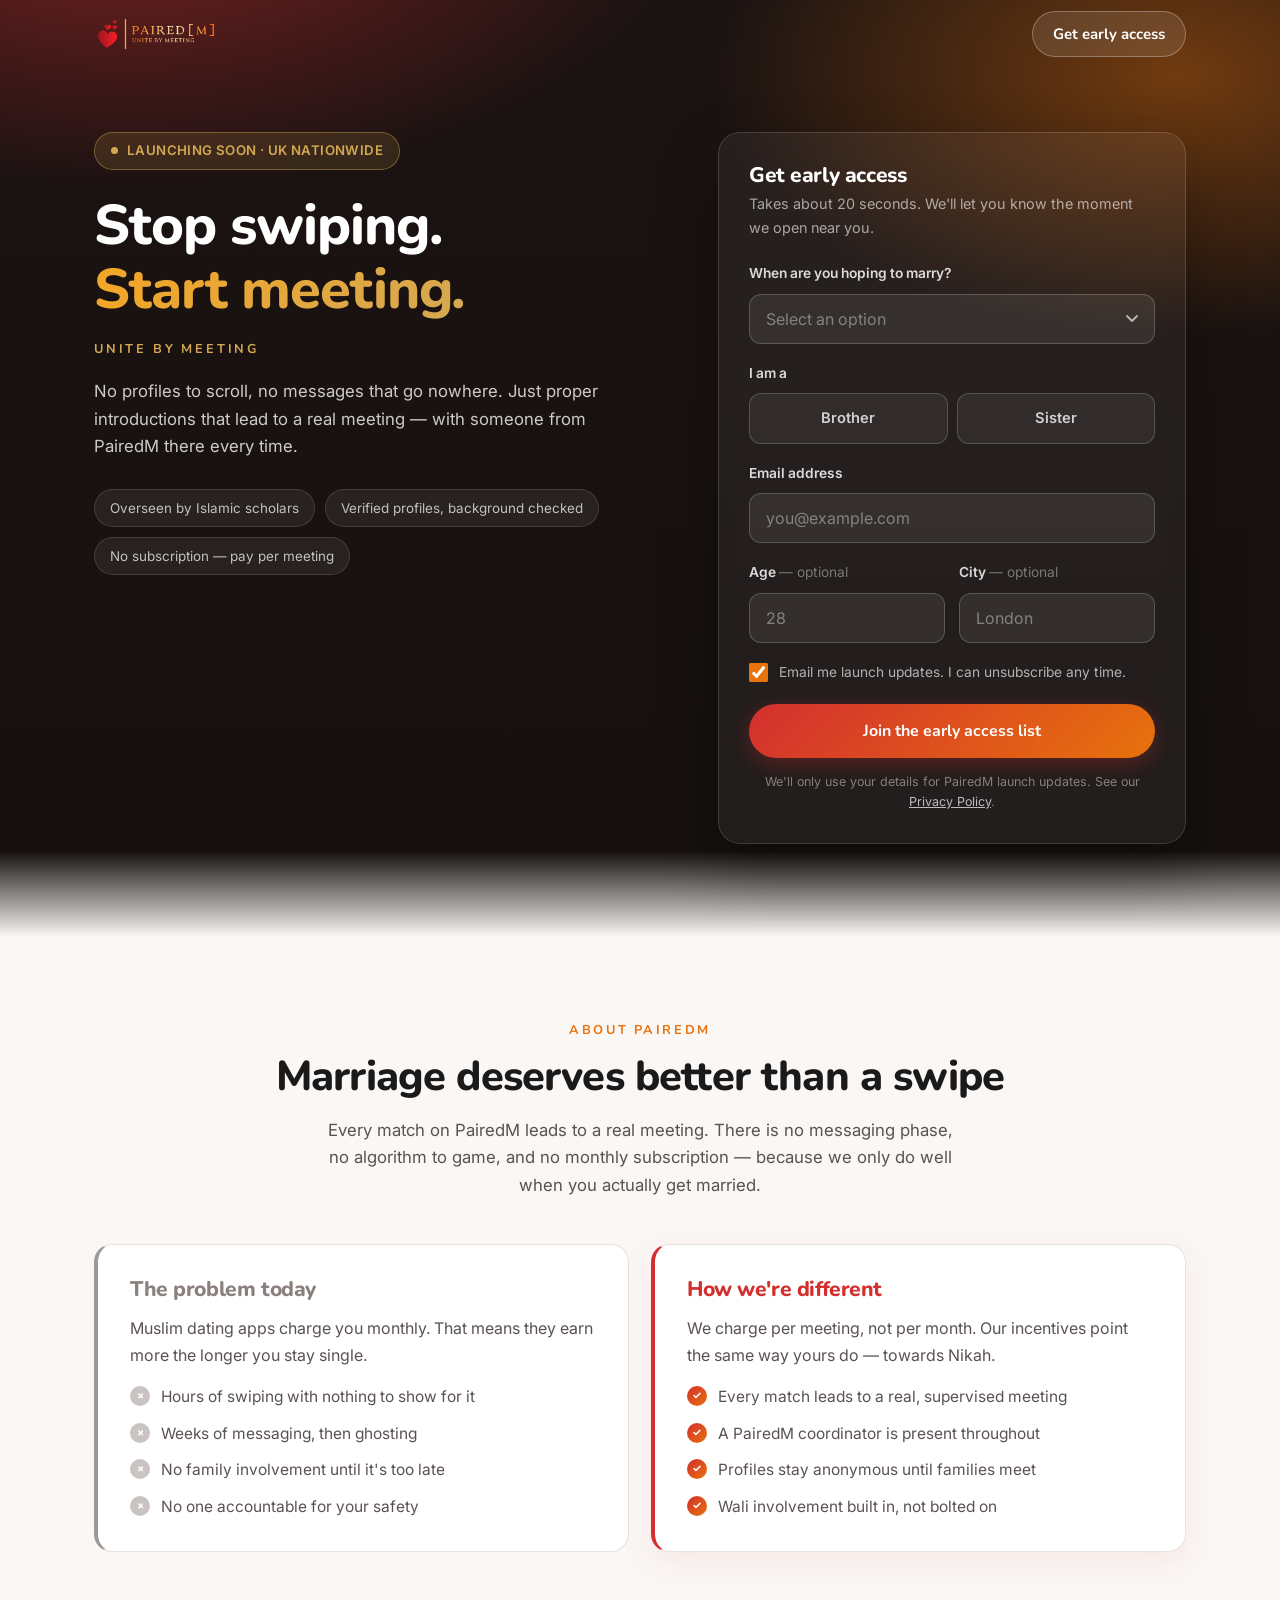
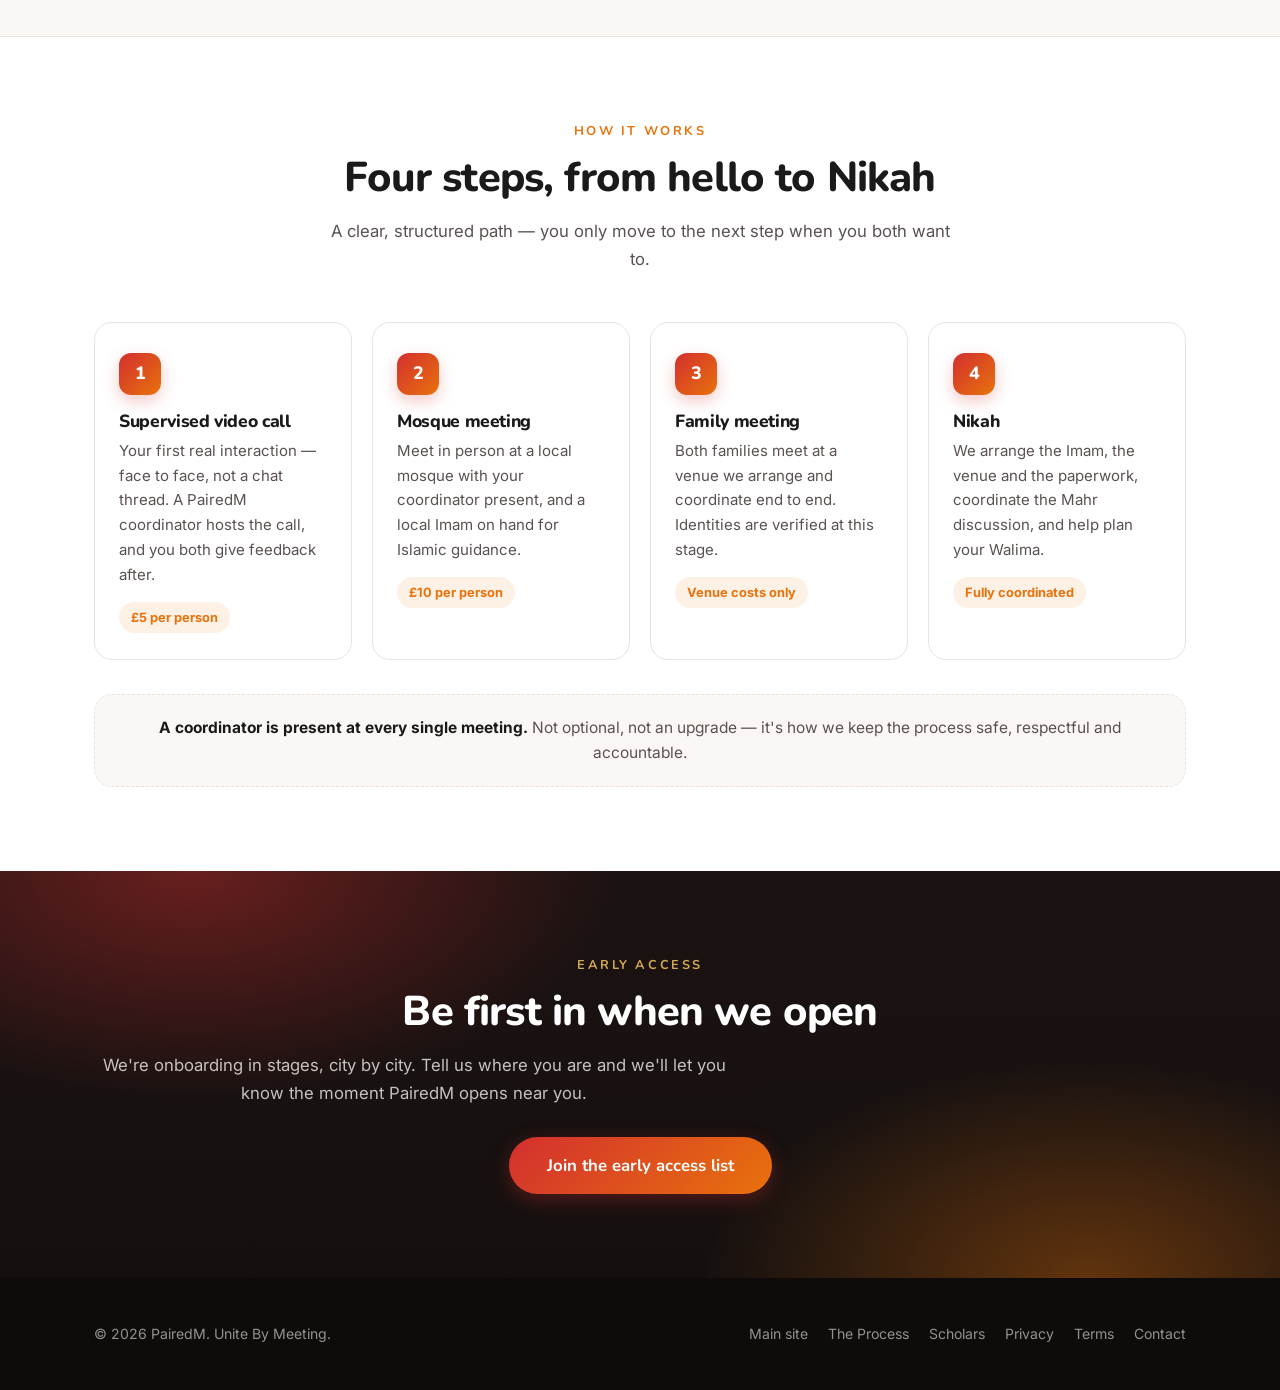
<file: early-access/index.html>
<!DOCTYPE html>
<html lang="en">
<head>
  <meta charset="UTF-8">
  <meta name="viewport" content="width=device-width, initial-scale=1.0">
  <title>PairedM — Early Access | Unite By Meeting</title>
  <meta name="description" content="The UK Islamic matrimony service built on real, supervised face-to-face meetings — not endless swiping. Join the early access list before we launch.">
  <link rel="canonical" href="https://pairedm.co.uk/early-access/">
  <meta name="robots" content="index, follow">

  <meta property="og:type" content="website">
  <meta property="og:site_name" content="PairedM">
  <meta property="og:title" content="PairedM — Unite By Meeting">
  <meta property="og:description" content="Stop swiping. Start meeting. A coordinator-led, Shariah-certified path to Nikah. Join the early access list.">
  <meta property="og:url" content="https://pairedm.co.uk/early-access/">
  <meta property="og:image" content="https://pairedm.co.uk/images/banner-soulmate.jpg">
  <meta name="twitter:card" content="summary_large_image">
  <meta name="twitter:title" content="PairedM — Unite By Meeting">
  <meta name="twitter:description" content="Stop swiping. Start meeting. Join the early access list.">
  <meta name="twitter:image" content="https://pairedm.co.uk/images/banner-soulmate.jpg">

  <link rel="icon" href="/images/logo.png" type="image/png">
  <link rel="apple-touch-icon" href="/images/logo.png">
  <link rel="preconnect" href="https://fonts.googleapis.com">
  <link rel="preconnect" href="https://fonts.gstatic.com" crossorigin>
  <link href="https://fonts.googleapis.com/css2?family=Inter:wght@400;500;600;700&family=Nunito:wght@600;700;800&display=swap" rel="stylesheet">

  <style>
    :root{
      --red:#D32F2F; --red-dark:#B71C1C; --orange:#E8720C; --orange-light:#F5A623;
      --gold:#D4A853;
      --bg:#FFFFFF; --card:#FAF7F5; --border:#EAE2DD;
      --text:#1A1A1A; --text-2:#5A5250; --text-3:#8A807D;
      --grad:linear-gradient(135deg,#D32F2F,#E8720C);
      --max:1140px;
      --r-lg:18px; --r-full:9999px;
    }
    *,*::before,*::after{margin:0;padding:0;box-sizing:border-box}
    html{scroll-behavior:smooth;-webkit-text-size-adjust:100%}
    body{
      font-family:'Inter',system-ui,-apple-system,'Segoe UI',sans-serif;
      color:var(--text); background:var(--bg);
      line-height:1.65; -webkit-font-smoothing:antialiased;
    }
    h1,h2,h3{font-family:'Nunito',system-ui,sans-serif;line-height:1.15;letter-spacing:-.02em}
    img{max-width:100%;display:block}
    a{color:inherit}
    .wrap{max-width:var(--max);margin:0 auto;padding:0 24px}
    :focus-visible{outline:2px solid var(--gold);outline-offset:3px}

    /* ---------- Buttons ---------- */
    .btn{
      display:inline-flex;align-items:center;justify-content:center;gap:8px;
      font-family:'Nunito',sans-serif;font-weight:700;font-size:1rem;
      padding:14px 26px;border:0;border-radius:var(--r-full);cursor:pointer;
      text-decoration:none;white-space:nowrap;
      transition:transform .18s ease, box-shadow .18s ease, opacity .18s ease;
    }
    .btn-primary{background:var(--grad);color:#fff;box-shadow:0 6px 20px rgba(211,47,47,.32)}
    .btn-primary:hover{transform:translateY(-2px);box-shadow:0 10px 28px rgba(211,47,47,.4)}
    .btn-primary:disabled{opacity:.6;cursor:not-allowed;transform:none}
    .btn-ghost{background:rgba(255,255,255,.1);color:#fff;border:1px solid rgba(255,255,255,.28);padding:10px 20px;font-size:.94rem}
    .btn-ghost:hover{background:rgba(255,255,255,.18)}

    /* ---------- Header ---------- */
    header{
      position:fixed;top:0;left:0;right:0;z-index:50;
      background:transparent;border-bottom:1px solid transparent;
      transition:background .25s ease, border-color .25s ease;
    }
    header.scrolled{
      background:rgba(21,16,15,.86);backdrop-filter:blur(14px);
      border-bottom-color:rgba(255,255,255,.1);
    }
    .nav{display:flex;align-items:center;justify-content:space-between;height:68px}
    .brand{display:flex;align-items:center;text-decoration:none}
    .brand img{height:38px;width:auto}

    /* ---------- Hero ---------- */
    .hero{
      position:relative;overflow:hidden;
      background:
        radial-gradient(900px 460px at 10% -10%, rgba(211,47,47,.5), transparent 62%),
        radial-gradient(780px 440px at 92% 8%, rgba(232,114,12,.42), transparent 60%),
        linear-gradient(180deg,#1B1312 0%, #15100F 100%);
      color:#fff;padding:132px 0 92px;
    }
    .hero::after{
      content:"";position:absolute;inset:auto 0 -1px 0;height:86px;
      background:linear-gradient(180deg,rgba(250,247,245,0),var(--card));
    }
    .hero .wrap{position:relative;z-index:2}
    .hero-grid{display:grid;grid-template-columns:1fr 468px;gap:56px;align-items:start}

    .badge{
      display:inline-flex;align-items:center;gap:9px;
      background:rgba(212,168,83,.14);border:1px solid rgba(212,168,83,.42);
      color:var(--gold);border-radius:var(--r-full);
      padding:7px 16px;font-size:.83rem;font-weight:600;letter-spacing:.03em;text-transform:uppercase;
    }
    .dot{width:7px;height:7px;border-radius:50%;background:var(--gold);animation:pulse 2s ease-in-out infinite}
    @keyframes pulse{0%,100%{opacity:1;transform:scale(1)}50%{opacity:.45;transform:scale(.82)}}

    .hero h1{font-size:clamp(2.3rem,4.6vw,3.5rem);font-weight:800;margin:24px 0 0;text-wrap:balance}
    .hero h1 em{font-style:normal;background:linear-gradient(135deg,#F5A623,#D4A853);-webkit-background-clip:text;background-clip:text;color:transparent}
    .tagline{
      font-family:'Nunito',sans-serif;font-weight:700;color:var(--gold);
      letter-spacing:.22em;text-transform:uppercase;font-size:.8rem;margin-top:16px;
    }
    .lede{max-width:30em;margin-top:18px;font-size:1.05rem;color:rgba(255,255,255,.78)}
    .trust{display:flex;flex-wrap:wrap;gap:10px;margin-top:28px}
    .trust span{
      font-size:.84rem;color:rgba(255,255,255,.72);
      background:rgba(255,255,255,.07);border:1px solid rgba(255,255,255,.13);
      padding:7px 15px;border-radius:var(--r-full);
    }
    .counter{margin-top:18px;font-size:.9rem;color:var(--gold);font-weight:600;display:none}

    /* ---------- Signup card ---------- */
    .card{
      background:rgba(255,255,255,.055);border:1px solid rgba(255,255,255,.14);
      border-radius:22px;padding:30px;backdrop-filter:blur(8px);
      box-shadow:0 24px 60px rgba(0,0,0,.28);
    }
    .card-head{margin-bottom:22px}
    .card-head h2{font-size:1.32rem;font-weight:800}
    .card-head p{font-size:.9rem;color:rgba(255,255,255,.6);margin-top:5px}

    .field{margin-bottom:18px}
    /* .row labels sit a level deeper, so they need naming here too. */
    .field > label,.row label,.legend{
      display:block;font-size:.86rem;font-weight:600;
      color:rgba(255,255,255,.84);margin-bottom:9px;
    }
    .opt{color:rgba(255,255,255,.4);font-weight:400}
    fieldset{border:0}
    .field input[type=email],.field input[type=text],.field input[type=number]{
      width:100%;padding:14px 16px;border-radius:12px;
      border:1px solid rgba(255,255,255,.2);background:rgba(255,255,255,.08);
      color:#fff;font-family:inherit;font-size:1rem;
    }
    .field input::placeholder{color:rgba(255,255,255,.4)}
    .field input:focus{outline:none;border-color:var(--gold);background:rgba(255,255,255,.13)}
    /* Kill the number spinners — they make the age box look like a stepper. */
    input[type=number]{-moz-appearance:textfield}
    input[type=number]::-webkit-outer-spin-button,
    input[type=number]::-webkit-inner-spin-button{-webkit-appearance:none;margin:0}

    .field select{
      width:100%;padding:14px 44px 14px 16px;border-radius:12px;
      border:1px solid rgba(255,255,255,.2);
      background-color:rgba(255,255,255,.08);
      color:#fff;font-family:inherit;font-size:1rem;cursor:pointer;
      -webkit-appearance:none;-moz-appearance:none;appearance:none;
      background-image:url("data:image/svg+xml,%3Csvg xmlns='http://www.w3.org/2000/svg' viewBox='0 0 12 8'%3E%3Cpath d='M1 1l5 5 5-5' fill='none' stroke='%23ffffff' stroke-opacity='.65' stroke-width='1.8' stroke-linecap='round' stroke-linejoin='round'/%3E%3C/svg%3E");
      background-repeat:no-repeat;background-position:right 16px center;background-size:12px 8px;
    }
    .field select:focus{outline:none;border-color:var(--gold);background-color:rgba(255,255,255,.13)}
    /* Nothing chosen yet reads as a placeholder, matching the text inputs. */
    .field select:invalid{color:rgba(255,255,255,.4)}
    /* The dropdown list is drawn by the OS — give it its own readable colours
       rather than letting options inherit the translucent dark background. */
    .field select option{background:#241A18;color:#fff}
    .field select option[value=""]{color:rgba(255,255,255,.5)}

    /* Tap-to-answer chips */
    .chips{position:relative;display:grid;grid-template-columns:1fr 1fr;gap:9px}
    .chips input{position:absolute;opacity:0;pointer-events:none}
    .chips label{
      display:block;text-align:center;padding:12px 10px;border-radius:12px;cursor:pointer;
      border:1px solid rgba(255,255,255,.2);background:rgba(255,255,255,.06);
      font-size:.92rem;font-weight:600;color:rgba(255,255,255,.78);
      transition:background .18s ease, border-color .18s ease, color .18s ease, box-shadow .18s ease;
    }
    .chips label:hover{background:rgba(255,255,255,.12)}
    .chips input:checked + label{
      background:var(--grad);border-color:transparent;color:#fff;
      box-shadow:0 6px 18px rgba(211,47,47,.3);
    }
    .chips input:focus-visible + label{outline:2px solid var(--gold);outline-offset:2px}

    .row{display:grid;grid-template-columns:1fr 1fr;gap:14px}
    .check{display:flex;gap:11px;align-items:flex-start;margin:4px 0 20px;cursor:pointer}
    .check input{width:19px;height:19px;margin-top:2px;accent-color:var(--orange);flex-shrink:0}
    .check span{font-size:.86rem;color:rgba(255,255,255,.66)}
    .card .btn-primary{width:100%;padding:16px}
    .small{font-size:.78rem;color:rgba(255,255,255,.44);margin-top:14px;text-align:center}
    .small a{color:rgba(255,255,255,.7)}

    .msg{margin-top:14px;font-size:.9rem;font-weight:600;display:none;text-align:center}
    .msg.err{color:#FF9E9E;display:block}
    .msg.ok{color:#8BE9B0;display:block}

    .done{display:none;text-align:center;padding:22px 0}
    .done .mark{
      width:62px;height:62px;border-radius:50%;background:var(--grad);color:#fff;
      display:grid;place-items:center;font-size:1.7rem;margin:0 auto 18px;
      box-shadow:0 10px 30px rgba(211,47,47,.36);
    }
    .done h3{font-family:'Nunito',sans-serif;font-size:1.5rem;font-weight:800;margin-bottom:10px}
    .done p{color:rgba(255,255,255,.72);font-size:.96rem}

    /* ---------- Sections ---------- */
    section{padding:84px 0}
    .eyebrow{
      font-family:'Nunito',sans-serif;font-weight:700;font-size:.8rem;
      letter-spacing:.2em;text-transform:uppercase;color:var(--orange);
    }
    .h2{font-size:clamp(1.85rem,4.4vw,2.6rem);font-weight:800;margin:12px 0 16px;text-wrap:balance}
    .sub{color:var(--text-2);max-width:640px;font-size:1.05rem}
    .center{text-align:center}
    .center .sub{margin-left:auto;margin-right:auto}

    .about{background:var(--card);border-bottom:1px solid var(--border)}
    .split{display:grid;grid-template-columns:1fr 1fr;gap:22px;margin-top:44px}
    .panel{background:var(--bg);border:1px solid var(--border);border-radius:var(--r-lg);padding:32px}
    .panel.problem{border-left:4px solid #9A9A9A}
    .panel.answer{border-left:4px solid var(--red);box-shadow:0 10px 34px rgba(211,47,47,.08)}
    .panel h3{font-size:1.32rem;font-weight:800;margin-bottom:14px}
    .panel.problem h3{color:var(--text-3)}
    .panel.answer h3{color:var(--red)}
    .panel p{color:var(--text-2);font-size:1rem}
    .panel ul{list-style:none;margin-top:16px;display:grid;gap:11px}
    .panel li{display:flex;gap:11px;align-items:flex-start;font-size:.97rem;color:var(--text-2)}
    .tick{flex:0 0 20px;height:20px;margin-top:2px;border-radius:50%;background:var(--grad);color:#fff;
      display:grid;place-items:center;font-size:.68rem;font-weight:700}
    .tick.muted{background:#C9C4C1}

    .steps{display:grid;grid-template-columns:repeat(4,1fr);gap:20px;margin-top:48px}
    .step{
      background:var(--bg);border:1px solid var(--border);border-radius:var(--r-lg);padding:30px 24px 26px;
      transition:transform .2s ease, box-shadow .2s ease, border-color .2s ease;
    }
    .step:hover{transform:translateY(-4px);box-shadow:0 14px 34px rgba(0,0,0,.09);border-color:rgba(211,47,47,.3)}
    .step-n{
      width:42px;height:42px;border-radius:12px;background:var(--grad);color:#fff;
      display:grid;place-items:center;font-family:'Nunito',sans-serif;font-weight:800;font-size:1.12rem;
      margin-bottom:16px;box-shadow:0 6px 16px rgba(211,47,47,.26);
    }
    .step h3{font-size:1.1rem;font-weight:800;margin-bottom:8px}
    .step p{font-size:.94rem;color:var(--text-2)}
    .step .price{
      display:inline-block;margin-top:14px;font-size:.8rem;font-weight:700;
      color:var(--orange);background:rgba(232,114,12,.1);padding:5px 12px;border-radius:var(--r-full);
    }
    .note{
      margin-top:34px;text-align:center;font-size:.97rem;color:var(--text-2);
      background:var(--card);border:1px dashed var(--border);border-radius:var(--r-lg);padding:20px 24px;
    }
    .note strong{color:var(--text)}

    /* ---------- Closing CTA ---------- */
    .closing{
      background:
        radial-gradient(700px 380px at 15% 0%, rgba(211,47,47,.42), transparent 60%),
        radial-gradient(640px 360px at 85% 100%, rgba(232,114,12,.36), transparent 60%),
        linear-gradient(180deg,#1B1312,#15100F);
      color:#fff;text-align:center;
    }
    .closing .sub{color:rgba(255,255,255,.74)}
    .closing .eyebrow{color:var(--gold)}
    .closing .btn{margin-top:30px;padding:17px 38px;font-size:1.05rem}

    footer{background:#0F0B0A;color:rgba(255,255,255,.55);padding:44px 0;font-size:.88rem}
    .foot{display:flex;flex-wrap:wrap;gap:16px;align-items:center;justify-content:space-between}
    .foot nav{display:flex;flex-wrap:wrap;gap:20px}
    .foot a{text-decoration:none;transition:color .18s ease}
    .foot a:hover{color:var(--gold)}

    .fade{opacity:0;transform:translateY(22px);transition:opacity .6s ease,transform .6s ease}
    .fade.in{opacity:1;transform:none}
    @media (prefers-reduced-motion:reduce){
      .fade{opacity:1;transform:none;transition:none}
      .dot{animation:none}
      html{scroll-behavior:auto}
    }

    /* ---------- Responsive ---------- */
    @media (max-width:1020px){
      .hero-grid{grid-template-columns:1fr;gap:40px;max-width:560px;margin:0 auto}
      .steps{grid-template-columns:repeat(2,1fr)}
    }
    @media (max-width:680px){
      section{padding:62px 0}
      .hero{padding:104px 0 74px}
      .split{grid-template-columns:1fr}
      .steps{grid-template-columns:1fr}
      .card{padding:24px 20px}
      .nav .btn-ghost{display:none}
      .foot{flex-direction:column;text-align:center}
    }
    @media (max-width:380px){
      .chips{grid-template-columns:1fr}
    }
  </style>
</head>
<body>

<header>
  <div class="wrap nav">
    <a class="brand" href="/">
      <img src="/images/logo.png" alt="PairedM — Unite By Meeting">
    </a>
    <a class="btn btn-ghost" href="#signup">Get early access</a>
  </div>
</header>

<!-- ============ HERO + SIGN-UP ============ -->
<section class="hero" id="top">
  <div class="wrap">
    <div class="hero-grid">

      <div class="hero-copy">
        <span class="badge"><i class="dot"></i> Launching soon &middot; UK nationwide</span>

        <h1>Stop swiping.<br><em>Start meeting.</em></h1>
        <p class="tagline">Unite By Meeting</p>

        <p class="lede">
          No profiles to scroll, no messages that go nowhere. Just proper introductions
          that lead to a real meeting — with someone from PairedM there every time.
        </p>

        <!-- Deliberately three angles the lede doesn't already cover:
             religious legitimacy, privacy, money. -->
        <div class="trust">
          <span>Overseen by Islamic scholars</span>
          <span>Verified profiles, background checked</span>
          <span>No subscription — pay per meeting</span>
        </div>

        <p class="counter" id="counter"></p>
      </div>

      <div class="card" id="signup">
        <form id="signupForm" novalidate>
          <div class="card-head">
            <h2>Get early access</h2>
            <p>Takes about 20 seconds. We'll let you know the moment we open near you.</p>
          </div>

          <!-- Deliberately first: it's answered without typing, and it tells us
               who's actually ready to marry. -->
          <div class="field">
            <label for="f-timeline">When are you hoping to marry?</label>
            <select id="f-timeline" name="timeline" required>
              <option value="" disabled selected>Select an option</option>
              <option value="asap">As soon as possible</option>
              <option value="6_months">Within 6 months</option>
              <option value="12_months">Within a year</option>
              <option value="exploring">Still exploring</option>
            </select>
          </div>

          <fieldset class="field">
            <legend class="legend">I am a</legend>
            <div class="chips">
              <input type="radio" id="g-m" name="gender" value="male">
              <label for="g-m">Brother</label>
              <input type="radio" id="g-f" name="gender" value="female">
              <label for="g-f">Sister</label>
            </div>
          </fieldset>

          <div class="field">
            <label for="f-email">Email address</label>
            <input type="email" id="f-email" name="email" placeholder="you@example.com" autocomplete="email" required>
          </div>

          <div class="field">
            <div class="row">
              <div>
                <label for="f-age">Age <span class="opt">— optional</span></label>
                <input type="number" id="f-age" name="age" placeholder="28" min="18" max="99" inputmode="numeric">
              </div>
              <div>
                <label for="f-city">City <span class="opt">— optional</span></label>
                <input type="text" id="f-city" name="city" placeholder="London" autocomplete="address-level2" maxlength="80">
              </div>
            </div>
          </div>

          <label class="check">
            <input type="checkbox" name="wants_updates" checked>
            <span>Email me launch updates. I can unsubscribe any time.</span>
          </label>

          <button type="submit" class="btn btn-primary">Join the early access list</button>
          <p class="msg" data-msg></p>
        </form>

        <div class="done" data-done>
          <div class="mark">&#10003;</div>
          <h3>You're on the list</h3>
          <p>Jazak Allah khair. We'll email you as soon as PairedM opens — and you'll be in the first group we onboard.</p>
        </div>

        <p class="small">
          We'll only use your details for PairedM launch updates.
          See our <a href="/privacy.html">Privacy Policy</a>.
        </p>
      </div>

    </div>
  </div>
</section>

<!-- ============ ABOUT ============ -->
<section class="about" id="about">
  <div class="wrap">
    <div class="center">
      <p class="eyebrow">About PairedM</p>
      <h2 class="h2">Marriage deserves better than a swipe</h2>
      <p class="sub">
        Every match on PairedM leads to a real meeting. There is no messaging phase,
        no algorithm to game, and no monthly subscription — because we only do well
        when you actually get married.
      </p>
    </div>

    <div class="split">
      <div class="panel problem fade">
        <h3>The problem today</h3>
        <p>Muslim dating apps charge you monthly. That means they earn more the longer you stay single.</p>
        <ul>
          <li><span class="tick muted">&times;</span> Hours of swiping with nothing to show for it</li>
          <li><span class="tick muted">&times;</span> Weeks of messaging, then ghosting</li>
          <li><span class="tick muted">&times;</span> No family involvement until it's too late</li>
          <li><span class="tick muted">&times;</span> No one accountable for your safety</li>
        </ul>
      </div>

      <div class="panel answer fade">
        <h3>How we're different</h3>
        <p>We charge per meeting, not per month. Our incentives point the same way yours do — towards Nikah.</p>
        <ul>
          <li><span class="tick">&#10003;</span> Every match leads to a real, supervised meeting</li>
          <li><span class="tick">&#10003;</span> A PairedM coordinator is present throughout</li>
          <li><span class="tick">&#10003;</span> Profiles stay anonymous until families meet</li>
          <li><span class="tick">&#10003;</span> Wali involvement built in, not bolted on</li>
        </ul>
      </div>
    </div>
  </div>
</section>

<!-- ============ HOW IT WORKS ============ -->
<section id="how-it-works">
  <div class="wrap">
    <div class="center">
      <p class="eyebrow">How it works</p>
      <h2 class="h2">Four steps, from hello to Nikah</h2>
      <p class="sub">A clear, structured path — you only move to the next step when you both want to.</p>
    </div>

    <div class="steps">
      <div class="step fade">
        <div class="step-n">1</div>
        <h3>Supervised video call</h3>
        <p>Your first real interaction — face to face, not a chat thread. A PairedM coordinator hosts the call, and you both give feedback after.</p>
        <span class="price">&pound;5 per person</span>
      </div>
      <div class="step fade">
        <div class="step-n">2</div>
        <h3>Mosque meeting</h3>
        <p>Meet in person at a local mosque with your coordinator present, and a local Imam on hand for Islamic guidance.</p>
        <span class="price">&pound;10 per person</span>
      </div>
      <div class="step fade">
        <div class="step-n">3</div>
        <h3>Family meeting</h3>
        <p>Both families meet at a venue we arrange and coordinate end to end. Identities are verified at this stage.</p>
        <span class="price">Venue costs only</span>
      </div>
      <div class="step fade">
        <div class="step-n">4</div>
        <h3>Nikah</h3>
        <p>We arrange the Imam, the venue and the paperwork, coordinate the Mahr discussion, and help plan your Walima.</p>
        <span class="price">Fully coordinated</span>
      </div>
    </div>

    <p class="note fade">
      <strong>A coordinator is present at every single meeting.</strong>
      Not optional, not an upgrade — it's how we keep the process safe, respectful and accountable.
    </p>
  </div>
</section>

<!-- ============ CLOSING CTA ============ -->
<section class="closing" id="join">
  <div class="wrap">
    <p class="eyebrow">Early access</p>
    <h2 class="h2">Be first in when we open</h2>
    <p class="sub">
      We're onboarding in stages, city by city. Tell us where you are and we'll
      let you know the moment PairedM opens near you.
    </p>
    <button type="button" class="btn btn-primary" id="jumpToForm">Join the early access list</button>
  </div>
</section>

<footer>
  <div class="wrap foot">
    <p>&copy; <span id="yr">2026</span> PairedM. Unite By Meeting.</p>
    <nav>
      <a href="/">Main site</a>
      <a href="/the-process.html">The Process</a>
      <a href="/scholars.html">Scholars</a>
      <a href="/privacy.html">Privacy</a>
      <a href="/terms.html">Terms</a>
      <a href="/contact.html">Contact</a>
    </nav>
  </div>
</footer>

<script>
(function () {
  'use strict';

  var SUPABASE_URL = 'https://marjtiotfdvlbnnuvfjg.supabase.co';
  var SUPABASE_ANON_KEY = 'eyJhbGciOiJIUzI1NiIsInR5cCI6IkpXVCJ9.eyJpc3MiOiJzdXBhYmFzZSIsInJlZiI6Im1hcmp0aW90ZmR2bGJubnV2ZmpnIiwicm9sZSI6ImFub24iLCJpYXQiOjE3NzAwODUwNzUsImV4cCI6MjA4NTY2MTA3NX0.sI3sSUgL7tDrarz7iIBtFyc-zQs8VZUvIIFJ0rmpCII';

  // Only show the signup counter once it's a number worth showing.
  var COUNTER_MIN = 25;

  document.getElementById('yr').textContent = new Date().getFullYear();

  var hdr = document.querySelector('header');
  var onScroll = function () { hdr.classList.toggle('scrolled', window.scrollY > 40); };
  window.addEventListener('scroll', onScroll, { passive: true });
  onScroll();

  function rpc(fn, body) {
    return fetch(SUPABASE_URL + '/rest/v1/rpc/' + fn, {
      method: 'POST',
      headers: {
        'Content-Type': 'application/json',
        'apikey': SUPABASE_ANON_KEY,
        'Authorization': 'Bearer ' + SUPABASE_ANON_KEY
      },
      body: JSON.stringify(body || {})
    }).then(function (r) {
      if (!r.ok) throw new Error('HTTP ' + r.status);
      return r.json();
    });
  }

  // Social traffic arrives tagged (?utm_source=instagram) — keep it on the row.
  function source() {
    var utm = new URLSearchParams(location.search).get('utm_source');
    return (utm || 'early-access').slice(0, 40);
  }

  var form = document.getElementById('signupForm');
  var card = document.getElementById('signup');
  var msg  = form.querySelector('[data-msg]');
  var btn  = form.querySelector('button[type=submit]');
  var btnLabel = btn.textContent;

  function say(text, kind) {
    msg.className = kind ? 'msg ' + kind : 'msg';
    msg.textContent = text || '';
  }

  // Returns an error string, or null when the form is good to send.
  function validate(data) {
    if (!data.get('timeline')) return 'Let us know when you’re hoping to marry.';
    if (!data.get('gender'))   return 'Please choose brother or sister.';

    var email = (data.get('email') || '').toString().trim();
    if (!/^[^@\s]+@[^@\s]+\.[^@\s]+$/.test(email)) return 'Please enter a valid email address.';

    var age = (data.get('age') || '').toString().trim();
    if (age !== '' && !(Number(age) >= 18 && Number(age) <= 99)) {
      return 'Please enter an age between 18 and 99.';
    }
    return null;
  }

  // Send focus to whatever still needs answering, so the error isn't a dead end.
  function focusFirstGap(data) {
    var target = !data.get('timeline') ? document.getElementById('f-timeline')
               : !data.get('gender')   ? document.getElementById('g-m')
               : form.querySelector('input[name=email]');
    if (target) target.focus();
  }

  form.addEventListener('submit', function (e) {
    e.preventDefault();
    say('');

    var data = new FormData(form);
    var problem = validate(data);
    if (problem) { say(problem, 'err'); focusFirstGap(data); return; }

    var age = (data.get('age') || '').toString().trim();

    btn.disabled = true;
    btn.textContent = 'Joining…';

    rpc('early_access_signup', {
      p_email: (data.get('email') || '').toString().trim(),
      p_gender: data.get('gender'),
      p_city: (data.get('city') || '').toString().trim() || null,
      p_wants_updates: data.get('wants_updates') === 'on',
      p_source: source(),
      p_timeline: data.get('timeline'),
      p_age: age === '' ? null : Number(age)
    }).then(function (res) {
      if (res && res.ok === false) throw new Error(res.error || 'FAILED');
      form.style.display = 'none';
      card.querySelector('[data-done]').style.display = 'block';
    }).catch(function () {
      say('Something went wrong. Please try again, or email info@pairedm.co.uk.', 'err');
    }).then(function () {
      btn.disabled = false;
      btn.textContent = btnLabel;
    });
  });

  // The closing CTA scrolls back to the one form rather than duplicating it.
  document.getElementById('jumpToForm').addEventListener('click', function () {
    card.scrollIntoView({ behavior: 'smooth', block: 'center' });
    var first = document.getElementById('f-timeline');
    if (first && form.style.display !== 'none') setTimeout(function () { first.focus(); }, 450);
  });

  // Social proof — silently skipped if the count is low or the call fails.
  rpc('early_access_count').then(function (res) {
    var n = res && res.total;
    if (typeof n === 'number' && n >= COUNTER_MIN) {
      var el = document.getElementById('counter');
      el.textContent = n.toLocaleString() + ' people have already joined the list';
      el.style.display = 'block';
    }
  }).catch(function () {});

  var faders = document.querySelectorAll('.fade');
  if ('IntersectionObserver' in window) {
    var io = new IntersectionObserver(function (entries) {
      entries.forEach(function (entry) {
        if (entry.isIntersecting) { entry.target.classList.add('in'); io.unobserve(entry.target); }
      });
    }, { threshold: 0.12, rootMargin: '0px 0px -40px 0px' });
    Array.prototype.forEach.call(faders, function (el) { io.observe(el); });
  } else {
    Array.prototype.forEach.call(faders, function (el) { el.classList.add('in'); });
  }
})();
</script>

</body>
</html>
</file>
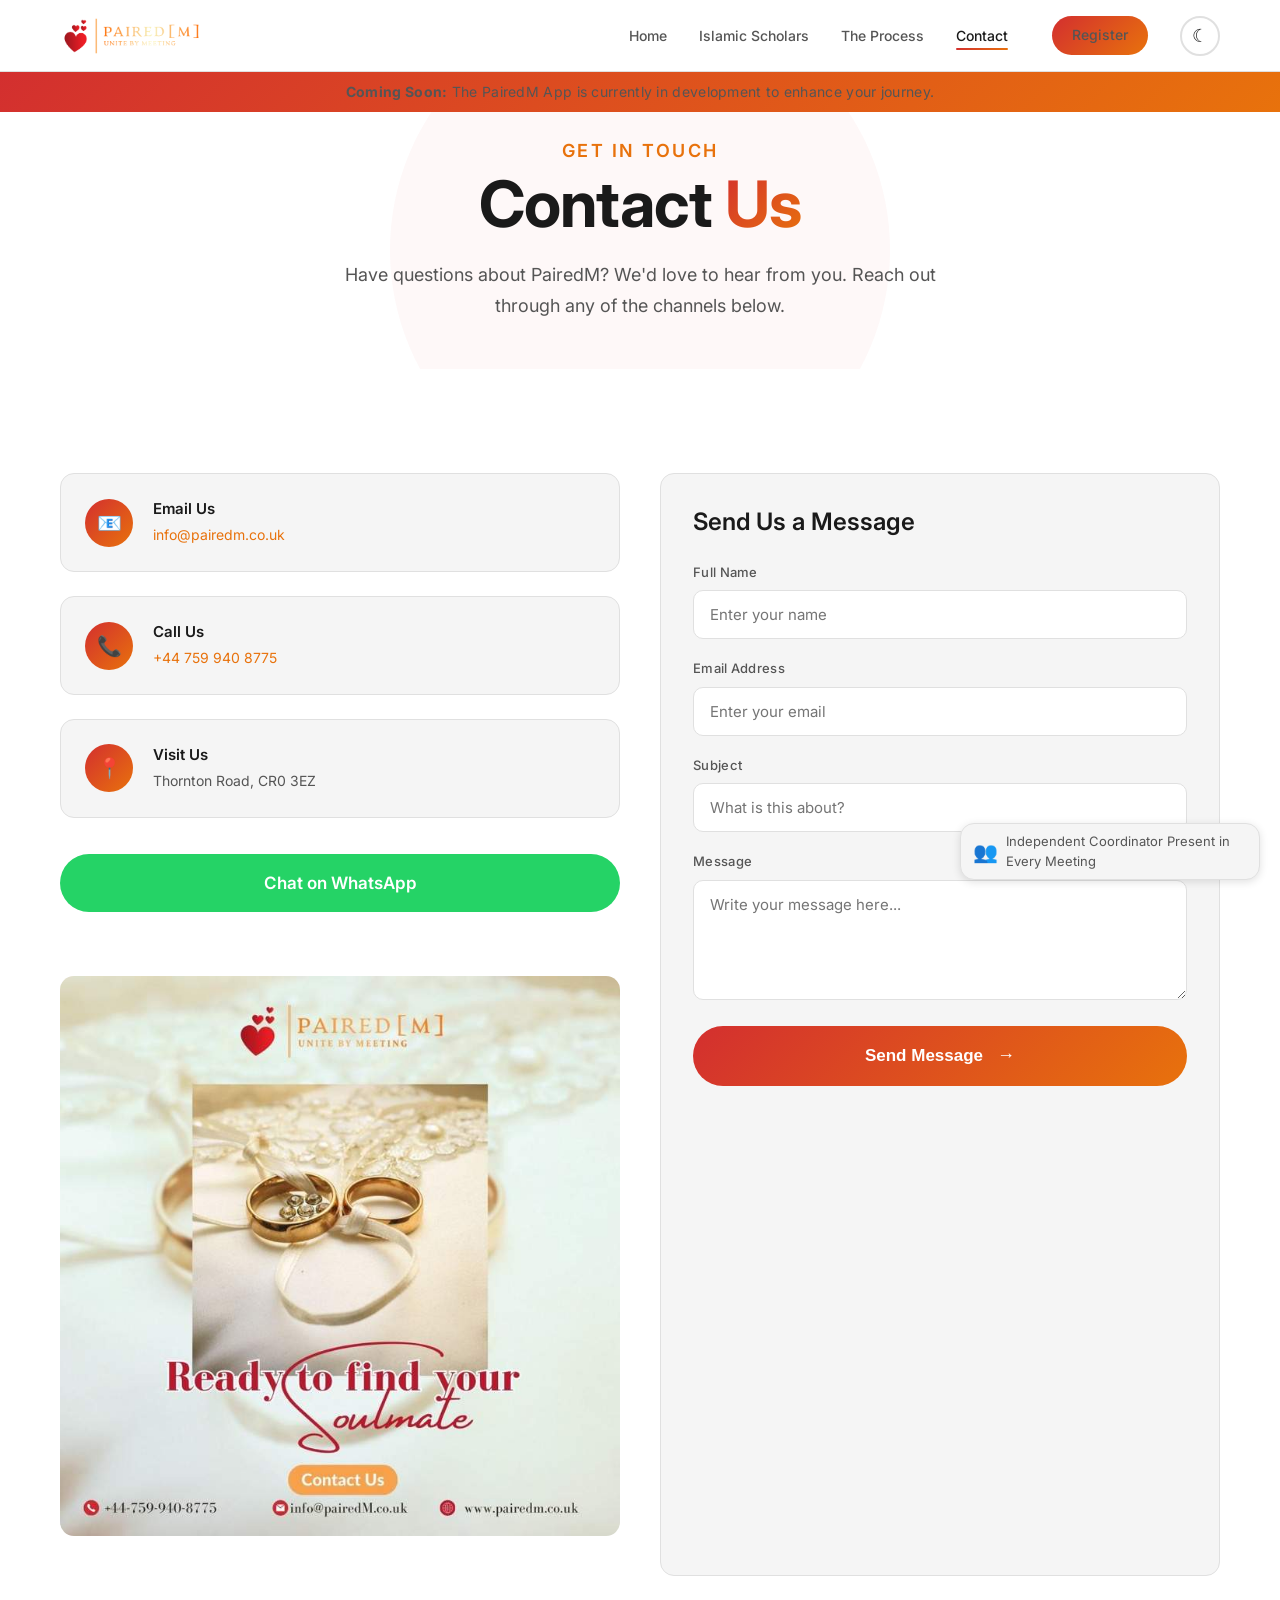
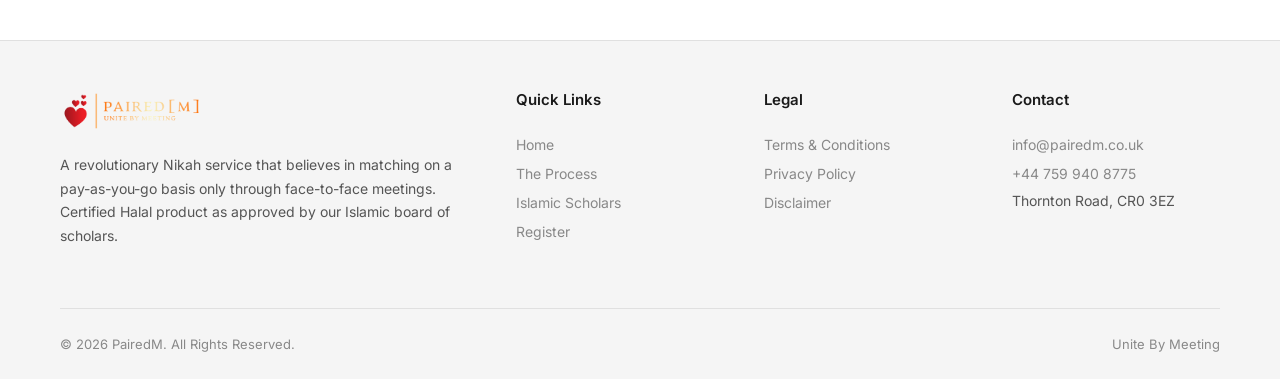
<file: contact.html>
<!DOCTYPE html>
<html lang="en">
<head>
  <meta charset="UTF-8">
  <meta name="viewport" content="width=device-width, initial-scale=1.0">
  <title>Contact Us — PairedM</title>
  <meta name="description" content="Get in touch with PairedM. Reach us by phone, email, or WhatsApp.">
  <link rel="canonical" href="https://pairedm.co.uk/contact.html">
  <meta property="og:type" content="website">
  <meta property="og:title" content="Contact Us — PairedM">
  <meta property="og:description" content="Get in touch with PairedM. Reach us by phone, email, or WhatsApp.">
  <meta property="og:url" content="https://pairedm.co.uk/contact.html">
  <meta property="og:image" content="https://pairedm.co.uk/images/banner-soulmate.jpg">
  <meta name="twitter:card" content="summary_large_image">
  <meta name="twitter:title" content="Contact Us — PairedM">
  <meta name="twitter:description" content="Get in touch with PairedM. Reach us by phone, email, or WhatsApp.">
  <meta name="twitter:image" content="https://pairedm.co.uk/images/banner-soulmate.jpg">
  <link rel="icon" href="images/logo.png" type="image/png">
  <link rel="apple-touch-icon" href="images/logo.png">
  <link href="https://fonts.googleapis.com/css2?family=Inter:wght@400;500;600;700&display=swap" rel="stylesheet">
  <link rel="stylesheet" href="css/styles.css">
</head>
<body>
  <a class="skip-link" href="#main">Skip to content</a>
  <div class="scroll-progress" aria-hidden="true"></div>

  <!-- Header -->
  <header class="header">
    <div class="container">
      <a href="index.html" class="header-logo">
        <img src="images/logo.png" alt="PairedM Logo">
      </a>
      <nav class="nav">
        <a href="index.html">Home</a>
        <a href="scholars.html">Islamic Scholars</a>
        <a href="the-process.html">The Process</a>
        <a href="contact.html" class="active">Contact</a>
        <a href="register.html" class="btn btn-primary btn-sm nav-cta">Register</a>
        <button class="theme-toggle" aria-label="Toggle theme">
          <span class="theme-icon-light">&#9728;</span>
          <span class="theme-icon-dark">&#9790;</span>
        </button>
      </nav>
      <button class="hamburger" aria-label="Menu">
        <span></span>
        <span></span>
        <span></span>
      </button>
    </div>
  </header>

  <div class="mobile-nav">
    <a href="index.html">Home</a>
    <a href="scholars.html">Board of Islamic Scholars</a>
    <a href="the-process.html">The Process</a>
    <a href="contact.html">Contact Us</a>
    <a href="register.html">Register</a>
    <button class="theme-toggle" aria-label="Toggle theme">
      <span class="theme-icon-light">&#9728;</span>
      <span class="theme-icon-dark">&#9790;</span>
    </button>
  </div>

  <div class="coming-soon-banner">
    <div class="container">
      <p><strong>Coming Soon:</strong> The PairedM App is currently in development to enhance your journey.</p>
    </div>
  </div>

  <!-- Page Hero -->
  <section class="page-hero">
    <div class="container">
      <p class="section-label">Get In Touch</p>
      <h1>Contact <span class="text-gradient">Us</span></h1>
      <p>Have questions about PairedM? We'd love to hear from you. Reach out through any of the channels below.</p>
    </div>
  </section>

  <!-- Contact Section -->
  <section>
    <div class="container">
      <div class="contact-grid">

        <!-- Contact Info -->
        <div class="contact-info-cards">
          <div class="contact-info-card fade-in fade-in-delay-1">
            <div class="contact-icon">📧</div>
            <div>
              <h4>Email Us</h4>
              <p><a href="mailto:info@pairedm.co.uk">info@pairedm.co.uk</a></p>
            </div>
          </div>

          <div class="contact-info-card fade-in fade-in-delay-2">
            <div class="contact-icon">📞</div>
            <div>
              <h4>Call Us</h4>
              <p><a href="tel:+447599408775">+44 759 940 8775</a></p>
            </div>
          </div>

          <div class="contact-info-card fade-in fade-in-delay-3">
            <div class="contact-icon">📍</div>
            <div>
              <h4>Visit Us</h4>
              <p>Thornton Road, CR0 3EZ</p>
            </div>
          </div>

          <a href="https://wa.me/447599408775" class="btn btn-whatsapp btn-lg fade-in fade-in-delay-4" style="width: 100%; margin-top: var(--space-md);">
            Chat on WhatsApp
          </a>

          <!-- Banner -->
          <div class="process-banner fade-in">
            <img src="images/banner-soulmate.jpg" alt="Ready to find your soulmate" loading="lazy">
          </div>
        </div>

        <!-- Contact Form -->
        <div class="contact-form fade-in">
          <h3>Send Us a Message</h3>
          <form id="contact-form">
            <div class="form-group">
              <label for="name">Full Name</label>
              <input type="text" id="name" name="name" placeholder="Enter your name" required>
            </div>
            <div class="form-group">
              <label for="email">Email Address</label>
              <input type="email" id="email" name="email" placeholder="Enter your email" required>
            </div>
            <div class="form-group">
              <label for="subject">Subject</label>
              <input type="text" id="subject" name="subject" placeholder="What is this about?">
            </div>
            <div class="form-group">
              <label for="message">Message</label>
              <textarea id="message" name="message" placeholder="Write your message here..." required></textarea>
            </div>
            <button type="submit" class="btn btn-primary btn-lg btn-arrow" style="width: 100%;">Send Message</button>
          </form>
        </div>

      </div>
    </div>
  </section>

  <!-- Footer -->
  <footer class="footer">
    <div class="container">
      <div class="footer-grid">
        <div class="footer-brand">
          <img src="images/logo.png" alt="PairedM">
          <p>A revolutionary Nikah service that believes in matching on a pay-as-you-go basis only through face-to-face meetings. Certified Halal product as approved by our Islamic board of scholars.</p>
        </div>
        <div class="footer-column">
          <h4>Quick Links</h4>
          <a href="index.html">Home</a>
          <a href="the-process.html">The Process</a>
          <a href="scholars.html">Islamic Scholars</a>
          <a href="register.html">Register</a>
        </div>
        <div class="footer-column">
          <h4>Legal</h4>
          <a href="terms.html">Terms &amp; Conditions</a>
          <a href="privacy.html">Privacy Policy</a>
          <a href="disclaimer.html">Disclaimer</a>
        </div>
        <div class="footer-column">
          <h4>Contact</h4>
          <a href="mailto:info@pairedm.co.uk">info@pairedm.co.uk</a>
          <a href="tel:+447599408775">+44 759 940 8775</a>
          <span class="footer-text">Thornton Road, CR0 3EZ</span>
        </div>
      </div>
      <div class="footer-bottom">
        <p>&copy; 2026 PairedM. All Rights Reserved.</p>
        <p>Unite By Meeting</p>
      </div>
    </div>
  </footer>

  <div class="coordinator-badge">
    <span class="coordinator-badge-icon">👥</span>
    <span>Independent Coordinator Present in Every Meeting</span>
  </div>

  <script src="js/main.js"></script>
</body>
</html>
</file>
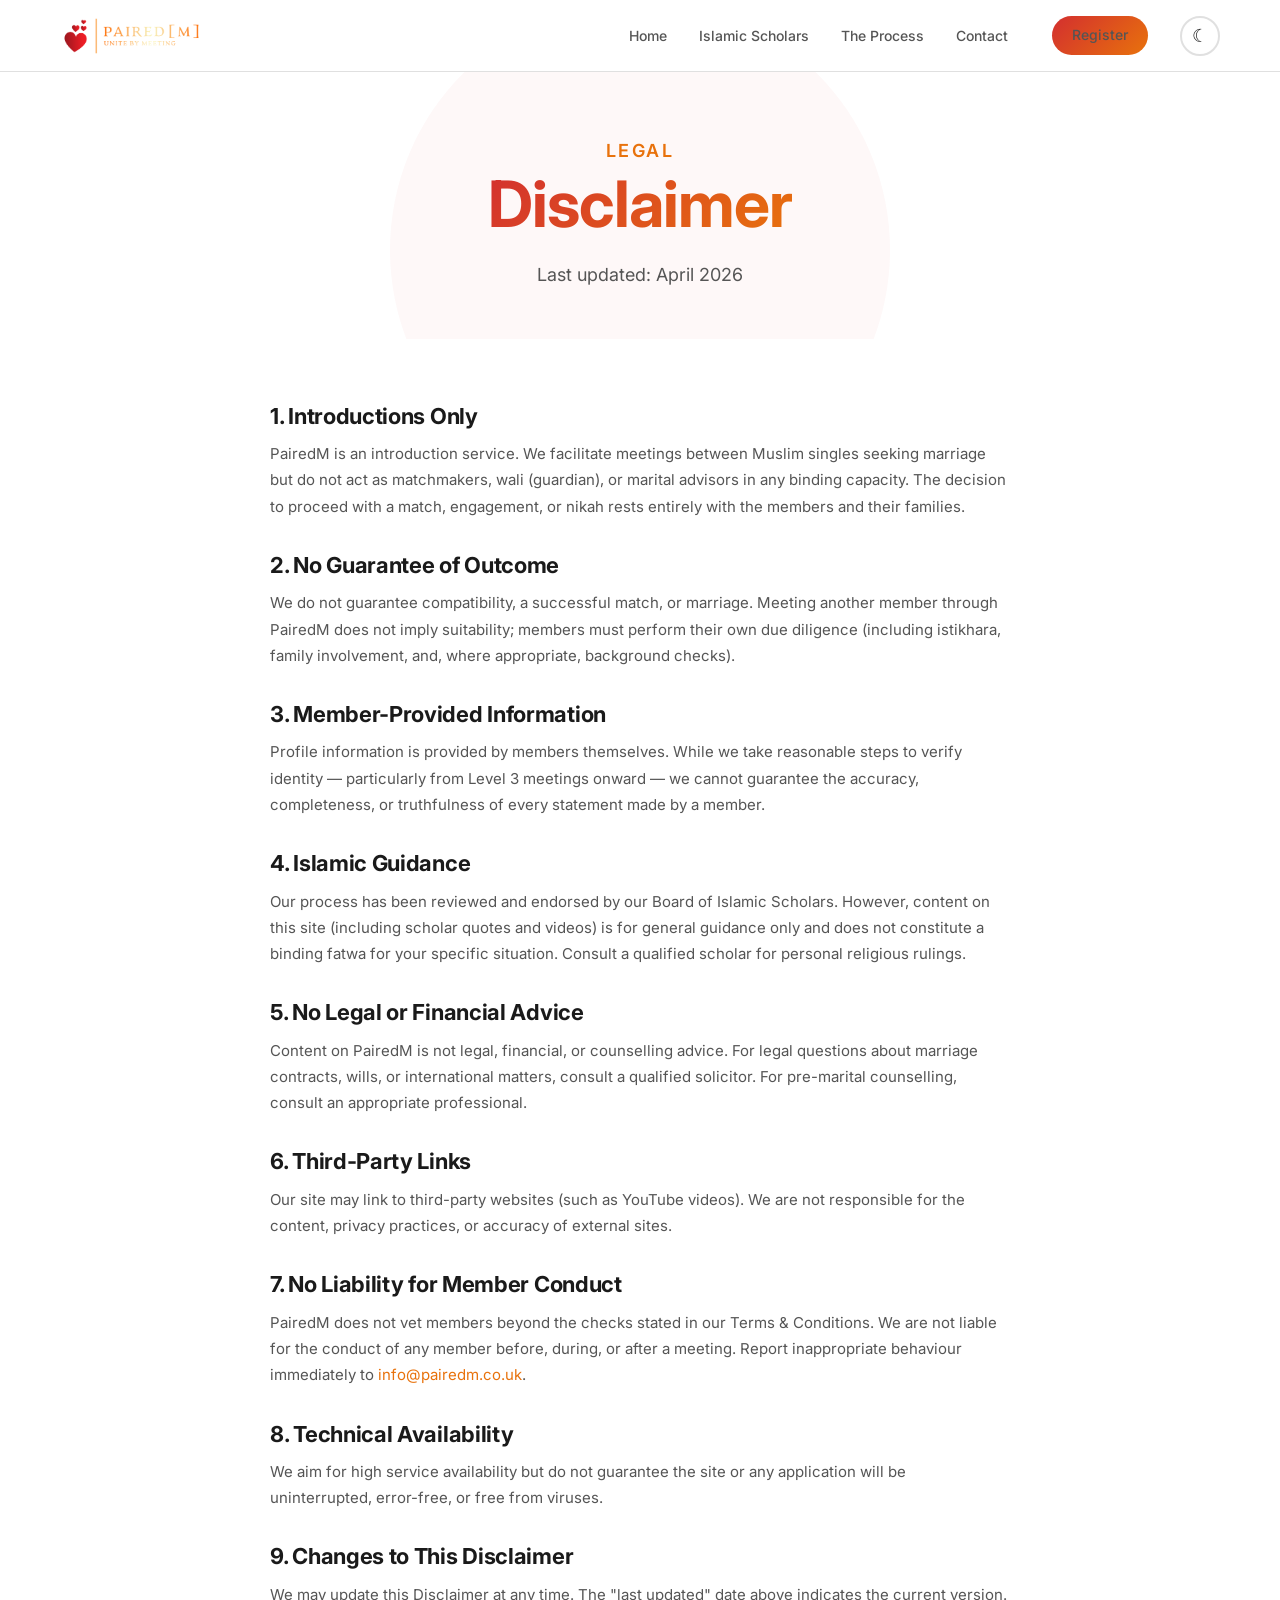
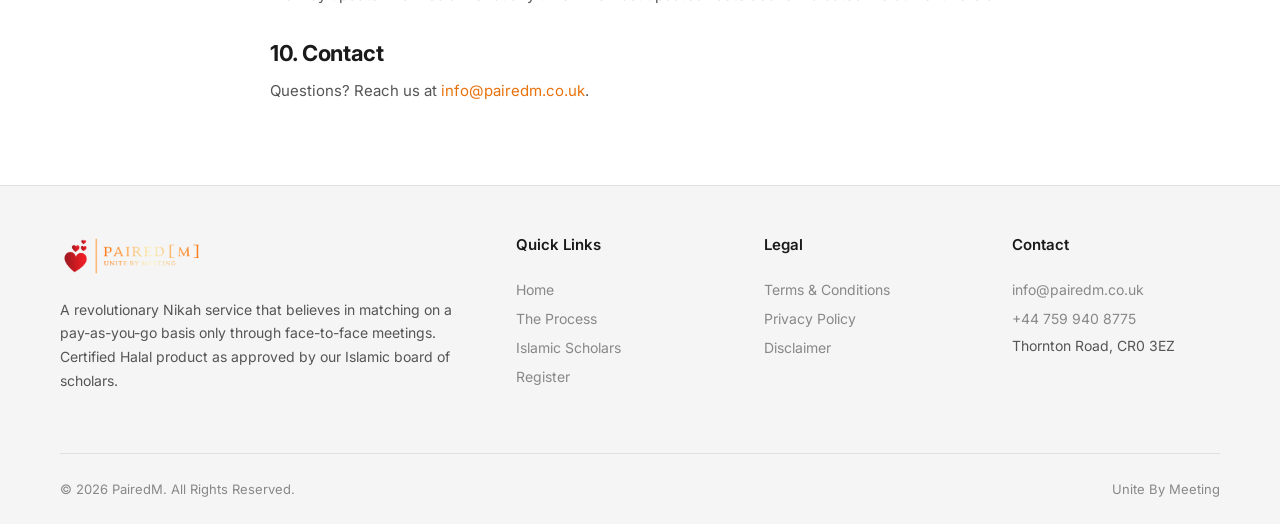
<file: disclaimer.html>
<!DOCTYPE html>
<html lang="en">
<head>
  <meta charset="UTF-8">
  <meta name="viewport" content="width=device-width, initial-scale=1.0">
  <title>Disclaimer — PairedM</title>
  <meta name="description" content="Important disclaimers about the PairedM Islamic matrimonial service.">
  <link rel="canonical" href="https://pairedm.co.uk/disclaimer.html">
  <meta property="og:type" content="website">
  <meta property="og:title" content="Disclaimer — PairedM">
  <meta property="og:description" content="Important disclaimers about the PairedM Islamic matrimonial service.">
  <meta property="og:url" content="https://pairedm.co.uk/disclaimer.html">
  <meta property="og:image" content="https://pairedm.co.uk/images/banner-soulmate.jpg">
  <meta name="twitter:card" content="summary_large_image">
  <link rel="icon" href="images/logo.png" type="image/png">
  <link rel="apple-touch-icon" href="images/logo.png">
  <link href="https://fonts.googleapis.com/css2?family=Inter:wght@400;500;600;700&display=swap" rel="stylesheet">
  <link rel="stylesheet" href="css/styles.css">
</head>
<body>
  <a class="skip-link" href="#main">Skip to content</a>
  <div class="scroll-progress" aria-hidden="true"></div>

  <header class="header">
    <div class="container">
      <a href="index.html" class="header-logo">
        <img src="images/logo.png" alt="PairedM Logo">
      </a>
      <nav class="nav">
        <a href="index.html">Home</a>
        <a href="scholars.html">Islamic Scholars</a>
        <a href="the-process.html">The Process</a>
        <a href="contact.html">Contact</a>
        <a href="register.html" class="btn btn-primary btn-sm nav-cta">Register</a>
        <button class="theme-toggle" aria-label="Toggle theme">
          <span class="theme-icon-light">&#9728;</span>
          <span class="theme-icon-dark">&#9790;</span>
        </button>
      </nav>
      <button class="hamburger" aria-label="Menu"><span></span><span></span><span></span></button>
    </div>
  </header>

  <div class="mobile-nav">
    <a href="index.html">Home</a>
    <a href="scholars.html">Board of Islamic Scholars</a>
    <a href="the-process.html">The Process</a>
    <a href="contact.html">Contact Us</a>
    <a href="register.html">Register</a>
    <button class="theme-toggle" aria-label="Toggle theme">
      <span class="theme-icon-light">&#9728;</span>
      <span class="theme-icon-dark">&#9790;</span>
    </button>
  </div>

  <main id="main">
    <section class="page-hero">
      <div class="container">
        <p class="section-label">Legal</p>
        <h1><span class="text-gradient">Disclaimer</span></h1>
        <p>Last updated: April 2026</p>
      </div>
    </section>

    <section>
      <div class="container legal-content">
        <h2>1. Introductions Only</h2>
        <p>PairedM is an introduction service. We facilitate meetings between Muslim singles seeking marriage but do not act as matchmakers, wali (guardian), or marital advisors in any binding capacity. The decision to proceed with a match, engagement, or nikah rests entirely with the members and their families.</p>

        <h2>2. No Guarantee of Outcome</h2>
        <p>We do not guarantee compatibility, a successful match, or marriage. Meeting another member through PairedM does not imply suitability; members must perform their own due diligence (including istikhara, family involvement, and, where appropriate, background checks).</p>

        <h2>3. Member-Provided Information</h2>
        <p>Profile information is provided by members themselves. While we take reasonable steps to verify identity — particularly from Level 3 meetings onward — we cannot guarantee the accuracy, completeness, or truthfulness of every statement made by a member.</p>

        <h2>4. Islamic Guidance</h2>
        <p>Our process has been reviewed and endorsed by our Board of Islamic Scholars. However, content on this site (including scholar quotes and videos) is for general guidance only and does not constitute a binding fatwa for your specific situation. Consult a qualified scholar for personal religious rulings.</p>

        <h2>5. No Legal or Financial Advice</h2>
        <p>Content on PairedM is not legal, financial, or counselling advice. For legal questions about marriage contracts, wills, or international matters, consult a qualified solicitor. For pre-marital counselling, consult an appropriate professional.</p>

        <h2>6. Third-Party Links</h2>
        <p>Our site may link to third-party websites (such as YouTube videos). We are not responsible for the content, privacy practices, or accuracy of external sites.</p>

        <h2>7. No Liability for Member Conduct</h2>
        <p>PairedM does not vet members beyond the checks stated in our Terms &amp; Conditions. We are not liable for the conduct of any member before, during, or after a meeting. Report inappropriate behaviour immediately to <a href="mailto:info@pairedm.co.uk">info@pairedm.co.uk</a>.</p>

        <h2>8. Technical Availability</h2>
        <p>We aim for high service availability but do not guarantee the site or any application will be uninterrupted, error-free, or free from viruses.</p>

        <h2>9. Changes to This Disclaimer</h2>
        <p>We may update this Disclaimer at any time. The "last updated" date above indicates the current version.</p>

        <h2>10. Contact</h2>
        <p>Questions? Reach us at <a href="mailto:info@pairedm.co.uk">info@pairedm.co.uk</a>.</p>
      </div>
    </section>
  </main>

  <footer class="footer">
    <div class="container">
      <div class="footer-grid">
        <div class="footer-brand">
          <img src="images/logo.png" alt="PairedM">
          <p>A revolutionary Nikah service that believes in matching on a pay-as-you-go basis only through face-to-face meetings. Certified Halal product as approved by our Islamic board of scholars.</p>
        </div>
        <div class="footer-column">
          <h4>Quick Links</h4>
          <a href="index.html">Home</a>
          <a href="the-process.html">The Process</a>
          <a href="scholars.html">Islamic Scholars</a>
          <a href="register.html">Register</a>
        </div>
        <div class="footer-column">
          <h4>Legal</h4>
          <a href="terms.html">Terms &amp; Conditions</a>
          <a href="privacy.html">Privacy Policy</a>
          <a href="disclaimer.html">Disclaimer</a>
        </div>
        <div class="footer-column">
          <h4>Contact</h4>
          <a href="mailto:info@pairedm.co.uk">info@pairedm.co.uk</a>
          <a href="tel:+447599408775">+44 759 940 8775</a>
          <span class="footer-text">Thornton Road, CR0 3EZ</span>
        </div>
      </div>
      <div class="footer-bottom">
        <p>&copy; 2026 PairedM. All Rights Reserved.</p>
        <p>Unite By Meeting</p>
      </div>
    </div>
  </footer>

  <script src="js/main.js"></script>
</body>
</html>
</file>
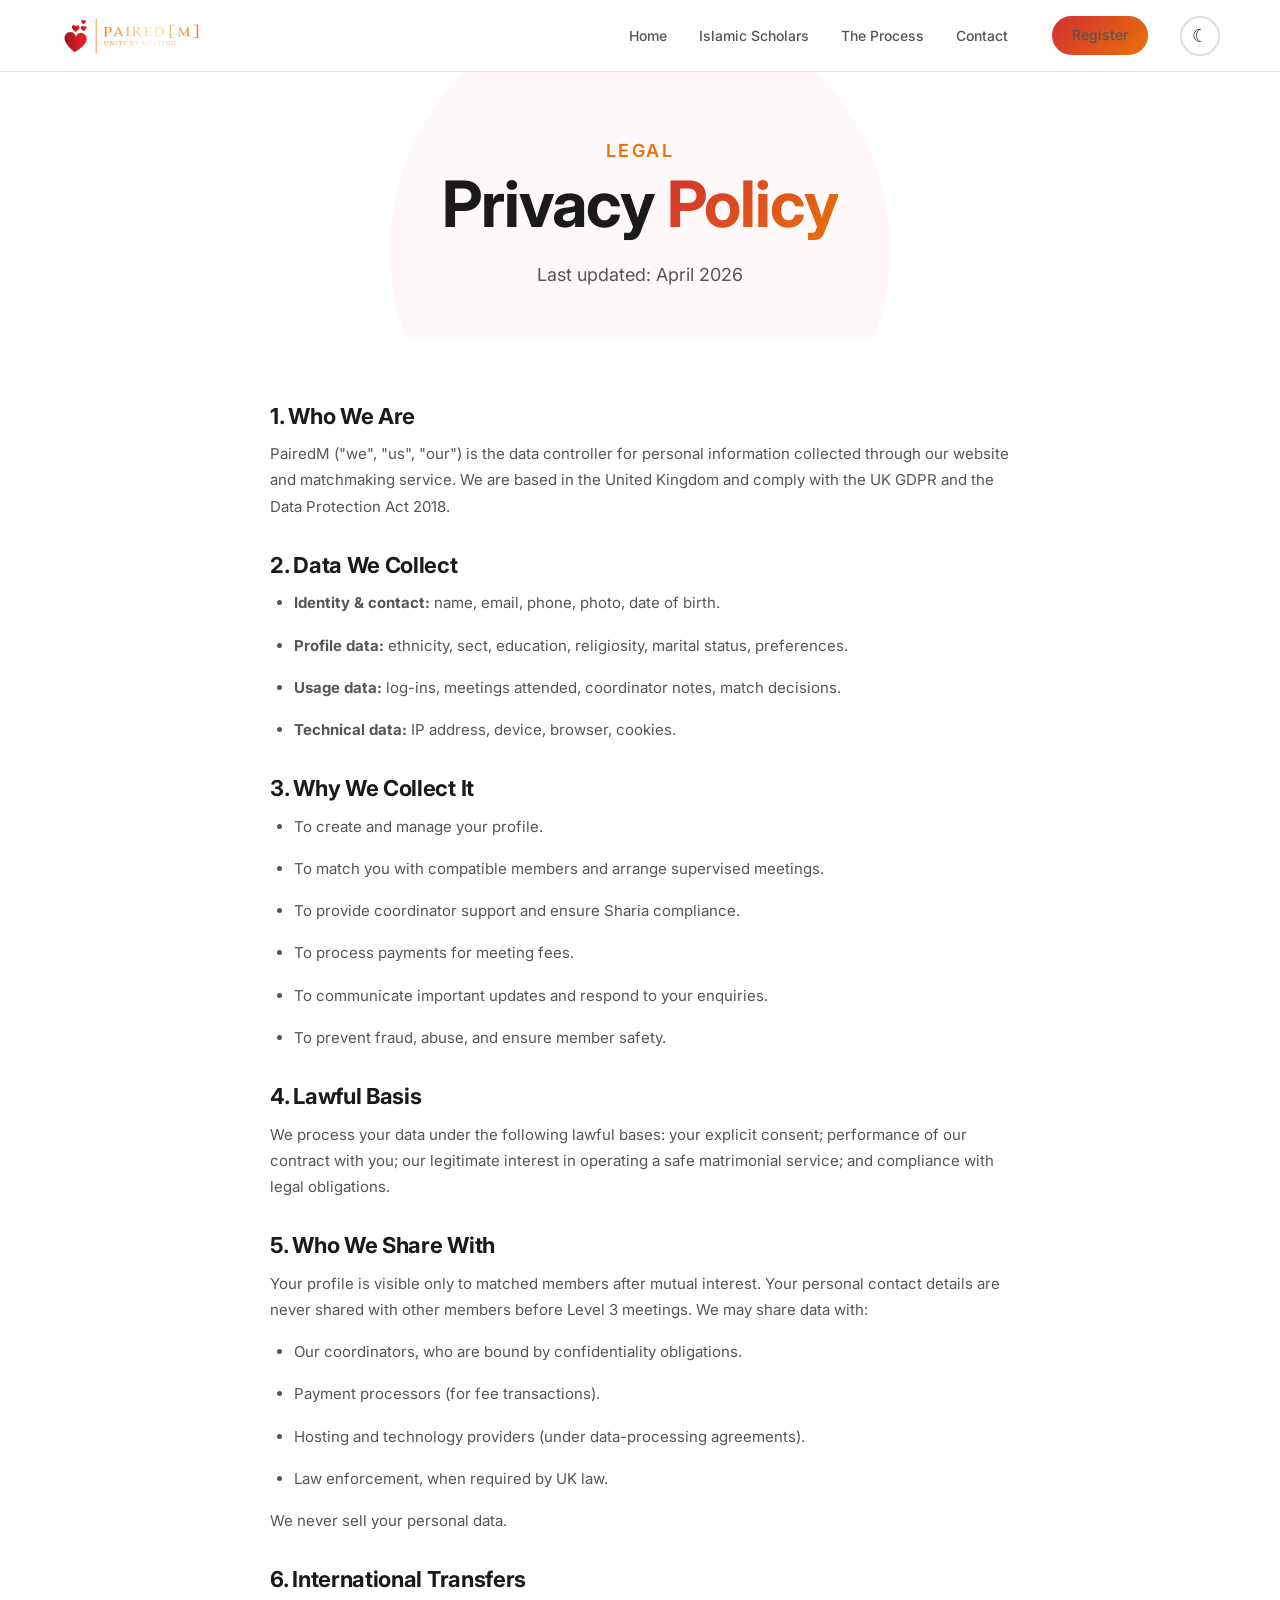
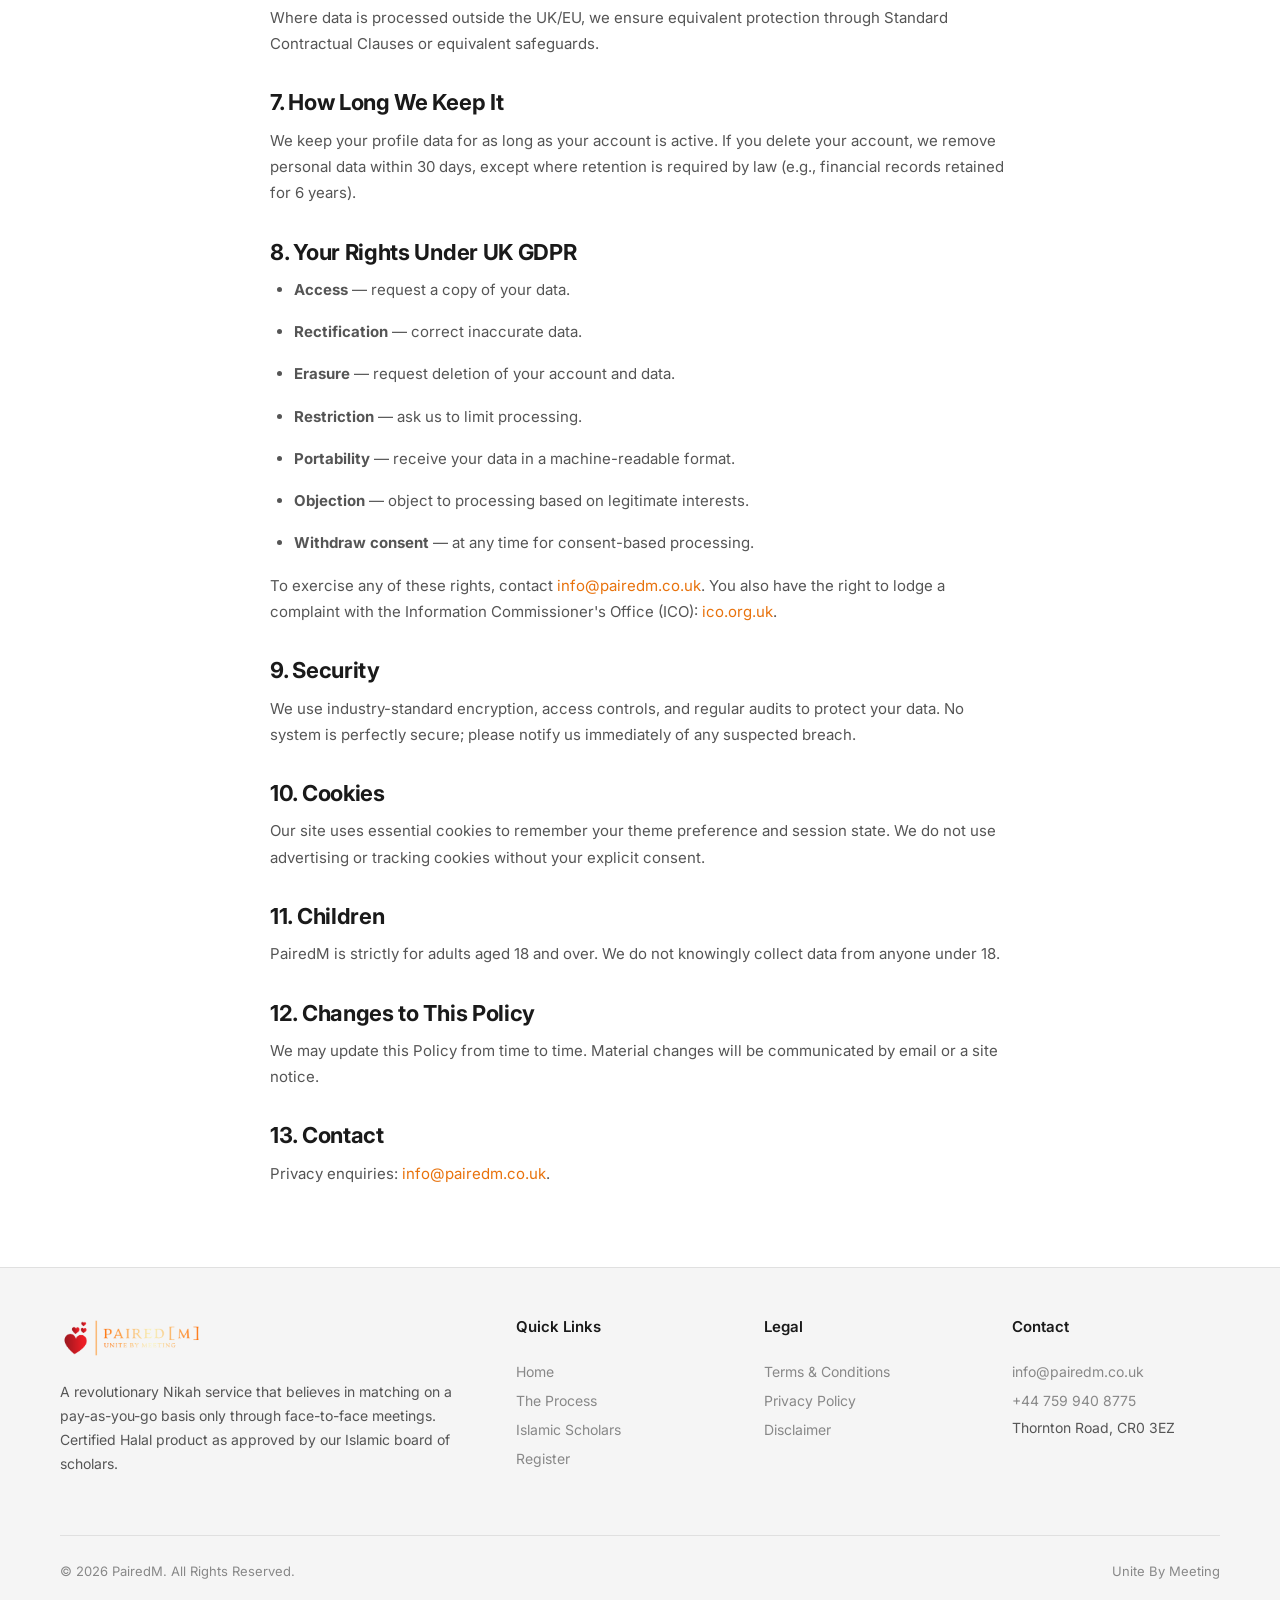
<file: privacy.html>
<!DOCTYPE html>
<html lang="en">
<head>
  <meta charset="UTF-8">
  <meta name="viewport" content="width=device-width, initial-scale=1.0">
  <title>Privacy Policy — PairedM</title>
  <meta name="description" content="How PairedM collects, uses, and protects your personal data under UK GDPR.">
  <link rel="canonical" href="https://pairedm.co.uk/privacy.html">
  <meta property="og:type" content="website">
  <meta property="og:title" content="Privacy Policy — PairedM">
  <meta property="og:description" content="How PairedM collects, uses, and protects your personal data under UK GDPR.">
  <meta property="og:url" content="https://pairedm.co.uk/privacy.html">
  <meta property="og:image" content="https://pairedm.co.uk/images/banner-soulmate.jpg">
  <meta name="twitter:card" content="summary_large_image">
  <link rel="icon" href="images/logo.png" type="image/png">
  <link rel="apple-touch-icon" href="images/logo.png">
  <link href="https://fonts.googleapis.com/css2?family=Inter:wght@400;500;600;700&display=swap" rel="stylesheet">
  <link rel="stylesheet" href="css/styles.css">
</head>
<body>
  <a class="skip-link" href="#main">Skip to content</a>
  <div class="scroll-progress" aria-hidden="true"></div>

  <header class="header">
    <div class="container">
      <a href="index.html" class="header-logo">
        <img src="images/logo.png" alt="PairedM Logo">
      </a>
      <nav class="nav">
        <a href="index.html">Home</a>
        <a href="scholars.html">Islamic Scholars</a>
        <a href="the-process.html">The Process</a>
        <a href="contact.html">Contact</a>
        <a href="register.html" class="btn btn-primary btn-sm nav-cta">Register</a>
        <button class="theme-toggle" aria-label="Toggle theme">
          <span class="theme-icon-light">&#9728;</span>
          <span class="theme-icon-dark">&#9790;</span>
        </button>
      </nav>
      <button class="hamburger" aria-label="Menu"><span></span><span></span><span></span></button>
    </div>
  </header>

  <div class="mobile-nav">
    <a href="index.html">Home</a>
    <a href="scholars.html">Board of Islamic Scholars</a>
    <a href="the-process.html">The Process</a>
    <a href="contact.html">Contact Us</a>
    <a href="register.html">Register</a>
    <button class="theme-toggle" aria-label="Toggle theme">
      <span class="theme-icon-light">&#9728;</span>
      <span class="theme-icon-dark">&#9790;</span>
    </button>
  </div>

  <main id="main">
    <section class="page-hero">
      <div class="container">
        <p class="section-label">Legal</p>
        <h1>Privacy <span class="text-gradient">Policy</span></h1>
        <p>Last updated: April 2026</p>
      </div>
    </section>

    <section>
      <div class="container legal-content">
        <h2>1. Who We Are</h2>
        <p>PairedM ("we", "us", "our") is the data controller for personal information collected through our website and matchmaking service. We are based in the United Kingdom and comply with the UK GDPR and the Data Protection Act 2018.</p>

        <h2>2. Data We Collect</h2>
        <ul>
          <li><strong>Identity &amp; contact:</strong> name, email, phone, photo, date of birth.</li>
          <li><strong>Profile data:</strong> ethnicity, sect, education, religiosity, marital status, preferences.</li>
          <li><strong>Usage data:</strong> log-ins, meetings attended, coordinator notes, match decisions.</li>
          <li><strong>Technical data:</strong> IP address, device, browser, cookies.</li>
        </ul>

        <h2>3. Why We Collect It</h2>
        <ul>
          <li>To create and manage your profile.</li>
          <li>To match you with compatible members and arrange supervised meetings.</li>
          <li>To provide coordinator support and ensure Sharia compliance.</li>
          <li>To process payments for meeting fees.</li>
          <li>To communicate important updates and respond to your enquiries.</li>
          <li>To prevent fraud, abuse, and ensure member safety.</li>
        </ul>

        <h2>4. Lawful Basis</h2>
        <p>We process your data under the following lawful bases: your explicit consent; performance of our contract with you; our legitimate interest in operating a safe matrimonial service; and compliance with legal obligations.</p>

        <h2>5. Who We Share With</h2>
        <p>Your profile is visible only to matched members after mutual interest. Your personal contact details are never shared with other members before Level 3 meetings. We may share data with:</p>
        <ul>
          <li>Our coordinators, who are bound by confidentiality obligations.</li>
          <li>Payment processors (for fee transactions).</li>
          <li>Hosting and technology providers (under data-processing agreements).</li>
          <li>Law enforcement, when required by UK law.</li>
        </ul>
        <p>We never sell your personal data.</p>

        <h2>6. International Transfers</h2>
        <p>Where data is processed outside the UK/EU, we ensure equivalent protection through Standard Contractual Clauses or equivalent safeguards.</p>

        <h2>7. How Long We Keep It</h2>
        <p>We keep your profile data for as long as your account is active. If you delete your account, we remove personal data within 30 days, except where retention is required by law (e.g., financial records retained for 6 years).</p>

        <h2>8. Your Rights Under UK GDPR</h2>
        <ul>
          <li><strong>Access</strong> — request a copy of your data.</li>
          <li><strong>Rectification</strong> — correct inaccurate data.</li>
          <li><strong>Erasure</strong> — request deletion of your account and data.</li>
          <li><strong>Restriction</strong> — ask us to limit processing.</li>
          <li><strong>Portability</strong> — receive your data in a machine-readable format.</li>
          <li><strong>Objection</strong> — object to processing based on legitimate interests.</li>
          <li><strong>Withdraw consent</strong> — at any time for consent-based processing.</li>
        </ul>
        <p>To exercise any of these rights, contact <a href="mailto:info@pairedm.co.uk">info@pairedm.co.uk</a>. You also have the right to lodge a complaint with the Information Commissioner's Office (ICO): <a href="https://ico.org.uk" target="_blank" rel="noopener">ico.org.uk</a>.</p>

        <h2>9. Security</h2>
        <p>We use industry-standard encryption, access controls, and regular audits to protect your data. No system is perfectly secure; please notify us immediately of any suspected breach.</p>

        <h2>10. Cookies</h2>
        <p>Our site uses essential cookies to remember your theme preference and session state. We do not use advertising or tracking cookies without your explicit consent.</p>

        <h2>11. Children</h2>
        <p>PairedM is strictly for adults aged 18 and over. We do not knowingly collect data from anyone under 18.</p>

        <h2>12. Changes to This Policy</h2>
        <p>We may update this Policy from time to time. Material changes will be communicated by email or a site notice.</p>

        <h2>13. Contact</h2>
        <p>Privacy enquiries: <a href="mailto:info@pairedm.co.uk">info@pairedm.co.uk</a>.</p>
      </div>
    </section>
  </main>

  <footer class="footer">
    <div class="container">
      <div class="footer-grid">
        <div class="footer-brand">
          <img src="images/logo.png" alt="PairedM">
          <p>A revolutionary Nikah service that believes in matching on a pay-as-you-go basis only through face-to-face meetings. Certified Halal product as approved by our Islamic board of scholars.</p>
        </div>
        <div class="footer-column">
          <h4>Quick Links</h4>
          <a href="index.html">Home</a>
          <a href="the-process.html">The Process</a>
          <a href="scholars.html">Islamic Scholars</a>
          <a href="register.html">Register</a>
        </div>
        <div class="footer-column">
          <h4>Legal</h4>
          <a href="terms.html">Terms &amp; Conditions</a>
          <a href="privacy.html">Privacy Policy</a>
          <a href="disclaimer.html">Disclaimer</a>
        </div>
        <div class="footer-column">
          <h4>Contact</h4>
          <a href="mailto:info@pairedm.co.uk">info@pairedm.co.uk</a>
          <a href="tel:+447599408775">+44 759 940 8775</a>
          <span class="footer-text">Thornton Road, CR0 3EZ</span>
        </div>
      </div>
      <div class="footer-bottom">
        <p>&copy; 2026 PairedM. All Rights Reserved.</p>
        <p>Unite By Meeting</p>
      </div>
    </div>
  </footer>

  <script src="js/main.js"></script>
</body>
</html>
</file>
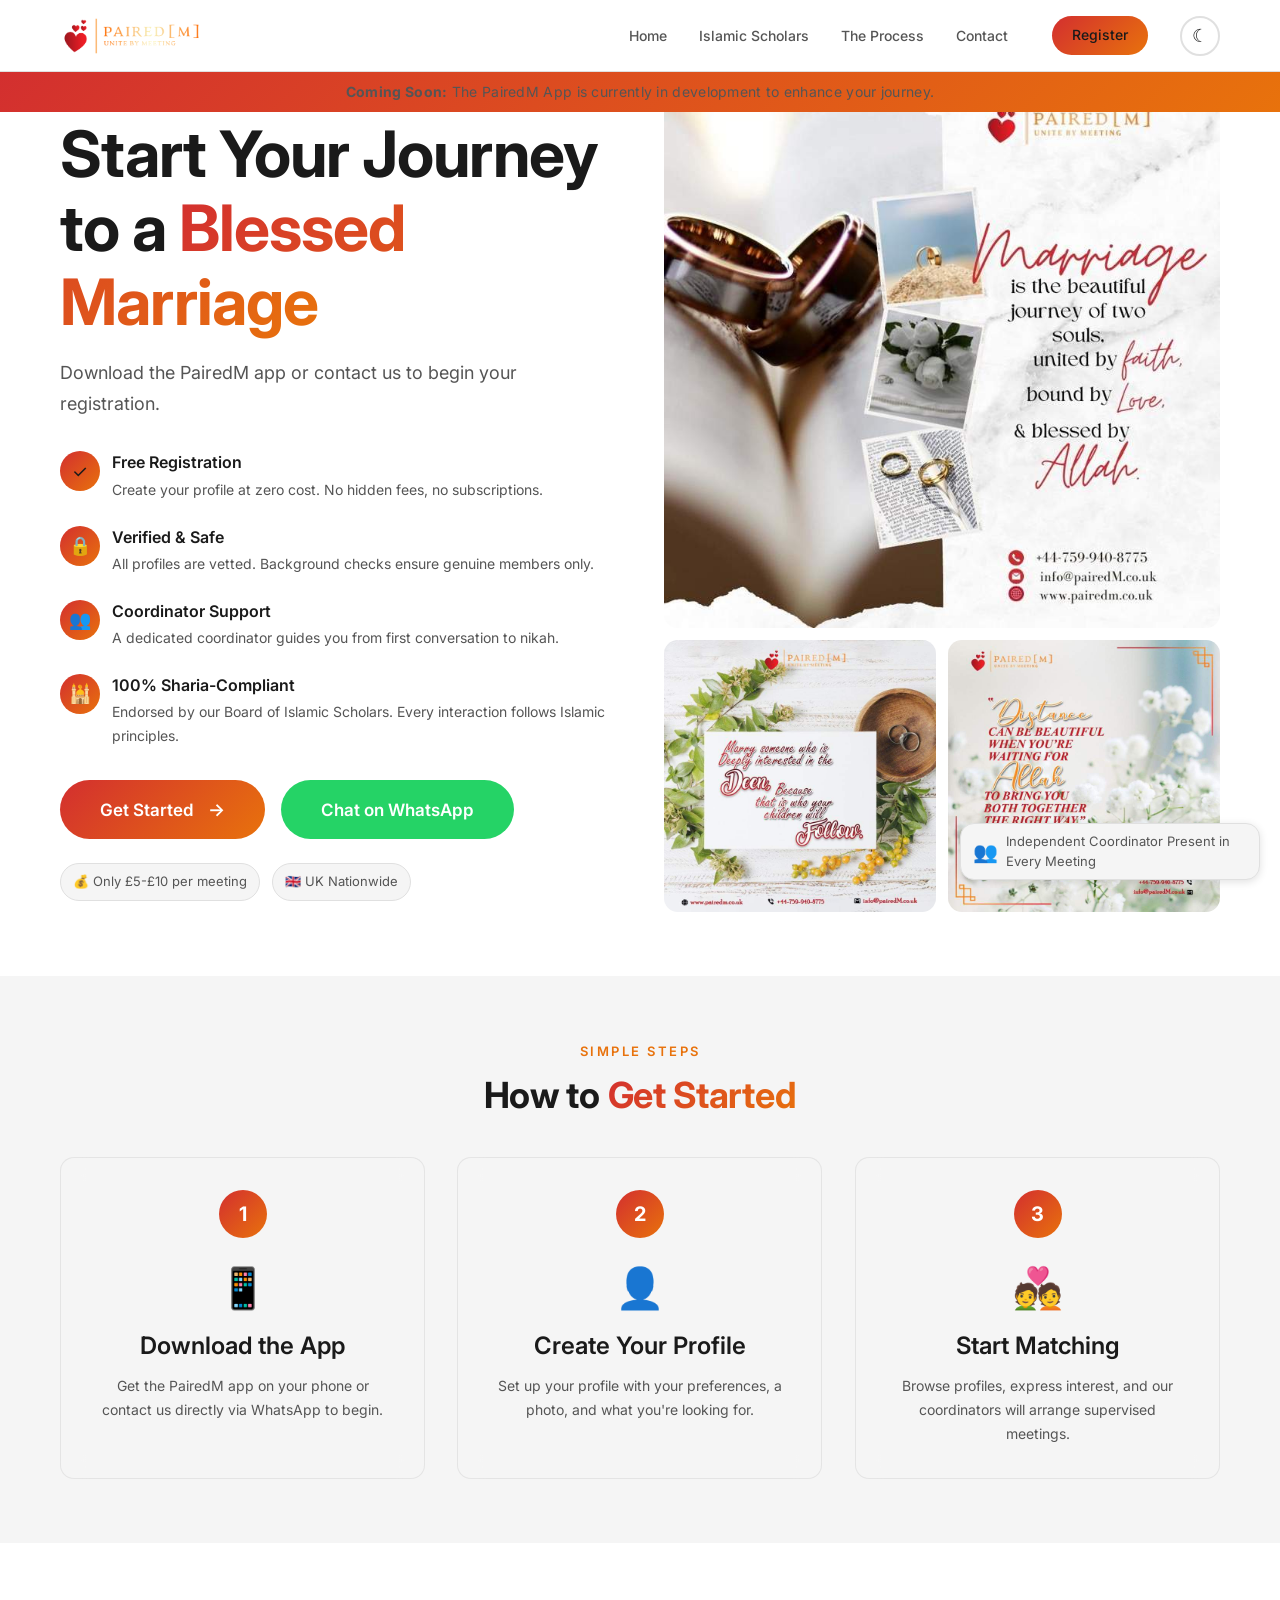
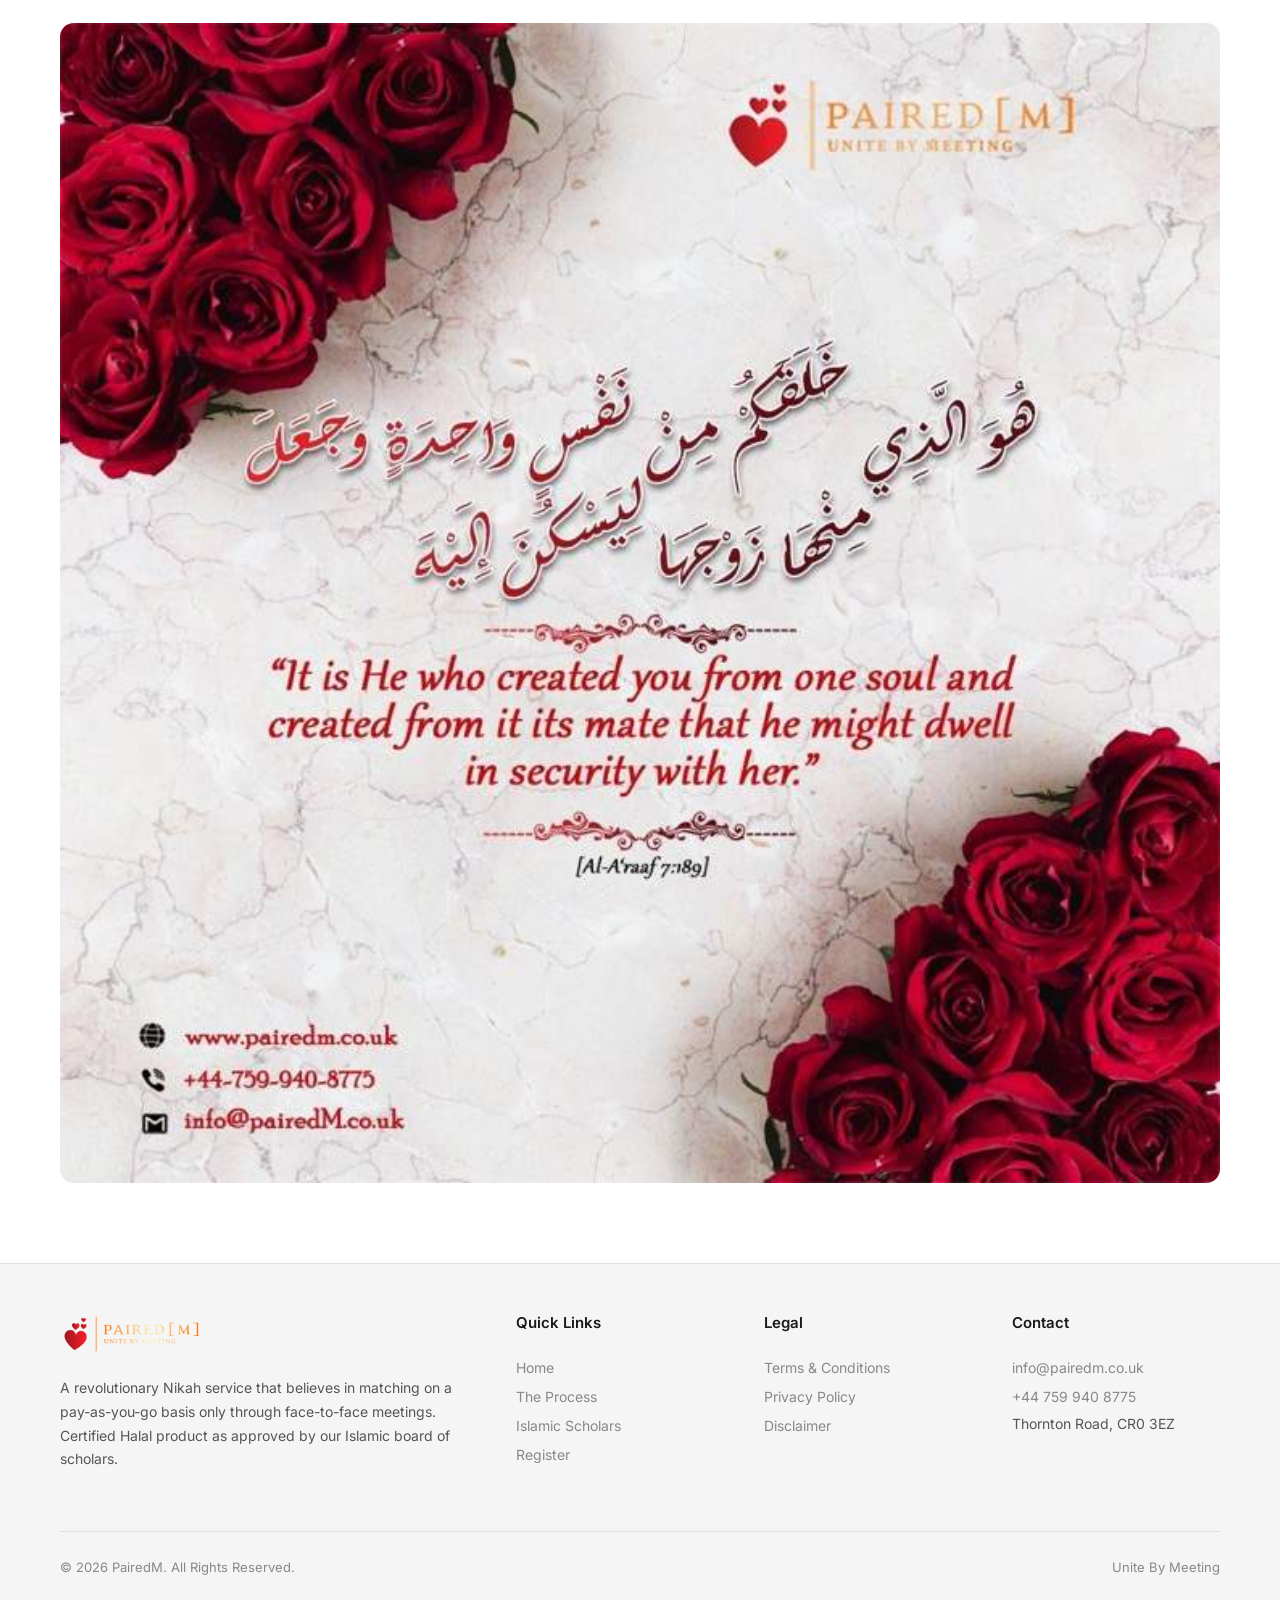
<file: register.html>
<!DOCTYPE html>
<html lang="en">
<head>
  <meta charset="UTF-8">
  <meta name="viewport" content="width=device-width, initial-scale=1.0">
  <title>Register — PairedM</title>
  <meta name="description" content="Register for PairedM — the revolutionary Islamic matrimony service. Free registration.">
  <link rel="canonical" href="https://pairedm.co.uk/register.html">
  <meta property="og:type" content="website">
  <meta property="og:title" content="Register — PairedM">
  <meta property="og:description" content="Register for PairedM — the revolutionary Islamic matrimony service. Free registration.">
  <meta property="og:url" content="https://pairedm.co.uk/register.html">
  <meta property="og:image" content="https://pairedm.co.uk/images/banner-marriage-journey.jpg">
  <meta name="twitter:card" content="summary_large_image">
  <meta name="twitter:title" content="Register — PairedM">
  <meta name="twitter:description" content="Register for PairedM — the revolutionary Islamic matrimony service.">
  <meta name="twitter:image" content="https://pairedm.co.uk/images/banner-marriage-journey.jpg">
  <link rel="icon" href="images/logo.png" type="image/png">
  <link rel="apple-touch-icon" href="images/logo.png">
  <link href="https://fonts.googleapis.com/css2?family=Inter:wght@400;500;600;700&display=swap" rel="stylesheet">
  <link rel="stylesheet" href="css/styles.css">
</head>
<body>
  <a class="skip-link" href="#main">Skip to content</a>
  <div class="scroll-progress" aria-hidden="true"></div>

  <!-- Header -->
  <header class="header">
    <div class="container">
      <a href="index.html" class="header-logo">
        <img src="images/logo.png" alt="PairedM Logo">
      </a>
      <nav class="nav">
        <a href="index.html">Home</a>
        <a href="scholars.html">Islamic Scholars</a>
        <a href="the-process.html">The Process</a>
        <a href="contact.html">Contact</a>
        <a href="register.html" class="btn btn-primary btn-sm nav-cta active">Register</a>
        <button class="theme-toggle" aria-label="Toggle theme">
          <span class="theme-icon-light">&#9728;</span>
          <span class="theme-icon-dark">&#9790;</span>
        </button>
      </nav>
      <button class="hamburger" aria-label="Menu">
        <span></span>
        <span></span>
        <span></span>
      </button>
    </div>
  </header>

  <div class="mobile-nav">
    <a href="index.html">Home</a>
    <a href="scholars.html">Board of Islamic Scholars</a>
    <a href="the-process.html">The Process</a>
    <a href="contact.html">Contact Us</a>
    <a href="register.html">Register</a>
    <button class="theme-toggle" aria-label="Toggle theme">
      <span class="theme-icon-light">&#9728;</span>
      <span class="theme-icon-dark">&#9790;</span>
    </button>
  </div>

  <div class="coming-soon-banner">
    <div class="container">
      <p><strong>Coming Soon:</strong> The PairedM App is currently in development to enhance your journey.</p>
    </div>
  </div>

  <!-- Register Hero -->
  <section class="register-hero">
    <div class="container">
      <div class="register-content">

        <!-- Left: Content -->
        <div>
          <p class="section-label fade-in">Join PairedM</p>
          <h1 class="fade-in">Start Your Journey to a <span class="text-gradient">Blessed Marriage</span></h1>
          <p class="fade-in" style="font-size: 18px; margin-top: var(--space-lg);">Download the PairedM app or contact us to begin your registration.</p>

          <div class="register-features">
            <div class="register-feature fade-in fade-in-delay-1">
              <div class="register-feature-icon">✓</div>
              <div>
                <h4>Free Registration</h4>
                <p>Create your profile at zero cost. No hidden fees, no subscriptions.</p>
              </div>
            </div>
            <div class="register-feature fade-in fade-in-delay-2">
              <div class="register-feature-icon">🔒</div>
              <div>
                <h4>Verified &amp; Safe</h4>
                <p>All profiles are vetted. Background checks ensure genuine members only.</p>
              </div>
            </div>
            <div class="register-feature fade-in fade-in-delay-3">
              <div class="register-feature-icon">👥</div>
              <div>
                <h4>Coordinator Support</h4>
                <p>A dedicated coordinator guides you from first conversation to nikah.</p>
              </div>
            </div>
            <div class="register-feature fade-in fade-in-delay-4">
              <div class="register-feature-icon">🕌</div>
              <div>
                <h4>100% Sharia-Compliant</h4>
                <p>Endorsed by our Board of Islamic Scholars. Every interaction follows Islamic principles.</p>
              </div>
            </div>
          </div>

          <div style="display: flex; gap: var(--space-base); flex-wrap: wrap; margin-top: var(--space-2xl);" class="fade-in">
            <a href="contact.html" class="btn btn-primary btn-lg btn-arrow">Get Started</a>
            <a href="https://wa.me/447599408775" class="btn btn-whatsapp btn-lg">Chat on WhatsApp</a>
          </div>

          <div class="hero-tags fade-in" style="margin-top: var(--space-xl);">
            <span class="hero-tag"><span class="tag-icon">💰</span> Only £5-£10 per meeting</span>
            <span class="hero-tag"><span class="tag-icon">🇬🇧</span> UK Nationwide</span>
          </div>
        </div>

        <!-- Right: Visuals -->
        <div class="register-visual fade-in">
          <img src="images/banner-marriage-journey.jpg" alt="Marriage journey" loading="lazy">
          <img src="images/banner-deen.jpg" alt="Marry for the Deen" loading="lazy">
          <img src="images/banner-distance.jpg" alt="Beautiful waiting" loading="lazy">
        </div>

      </div>
    </div>
  </section>

  <!-- How It Works Mini -->
  <section style="background: var(--card);">
    <div class="container text-center">
      <p class="section-label fade-in">Simple Steps</p>
      <h2 class="section-title fade-in">How to <span class="text-gradient">Get Started</span></h2>

      <div class="steps-grid">
        <div class="step-card fade-in fade-in-delay-1" data-glass data-tilt>
          <div class="step-number">1</div>
          <div class="step-icon">📱</div>
          <h3>Download the App</h3>
          <p>Get the PairedM app on your phone or contact us directly via WhatsApp to begin.</p>
        </div>
        <div class="step-card fade-in fade-in-delay-2" data-glass data-tilt>
          <div class="step-number">2</div>
          <div class="step-icon">👤</div>
          <h3>Create Your Profile</h3>
          <p>Set up your profile with your preferences, a photo, and what you're looking for.</p>
        </div>
        <div class="step-card fade-in fade-in-delay-3" data-glass data-tilt>
          <div class="step-number">3</div>
          <div class="step-icon">💑</div>
          <h3>Start Matching</h3>
          <p>Browse profiles, express interest, and our coordinators will arrange supervised meetings.</p>
        </div>
      </div>
    </div>
  </section>

  <!-- Inspirational Banner -->
  <div class="container" style="padding: var(--space-3xl) var(--space-lg);">
    <div class="process-banner fade-in">
      <img src="images/banner-quran-verse.jpg" alt="Quranic inspiration" loading="lazy">
    </div>
  </div>

  <!-- Footer -->
  <footer class="footer">
    <div class="container">
      <div class="footer-grid">
        <div class="footer-brand">
          <img src="images/logo.png" alt="PairedM">
          <p>A revolutionary Nikah service that believes in matching on a pay-as-you-go basis only through face-to-face meetings. Certified Halal product as approved by our Islamic board of scholars.</p>
        </div>
        <div class="footer-column">
          <h4>Quick Links</h4>
          <a href="index.html">Home</a>
          <a href="the-process.html">The Process</a>
          <a href="scholars.html">Islamic Scholars</a>
          <a href="register.html">Register</a>
        </div>
        <div class="footer-column">
          <h4>Legal</h4>
          <a href="terms.html">Terms &amp; Conditions</a>
          <a href="privacy.html">Privacy Policy</a>
          <a href="disclaimer.html">Disclaimer</a>
        </div>
        <div class="footer-column">
          <h4>Contact</h4>
          <a href="mailto:info@pairedm.co.uk">info@pairedm.co.uk</a>
          <a href="tel:+447599408775">+44 759 940 8775</a>
          <span class="footer-text">Thornton Road, CR0 3EZ</span>
        </div>
      </div>
      <div class="footer-bottom">
        <p>&copy; 2026 PairedM. All Rights Reserved.</p>
        <p>Unite By Meeting</p>
      </div>
    </div>
  </footer>

  <div class="coordinator-badge">
    <span class="coordinator-badge-icon">👥</span>
    <span>Independent Coordinator Present in Every Meeting</span>
  </div>

  <script src="js/main.js"></script>
</body>
</html>
</file>
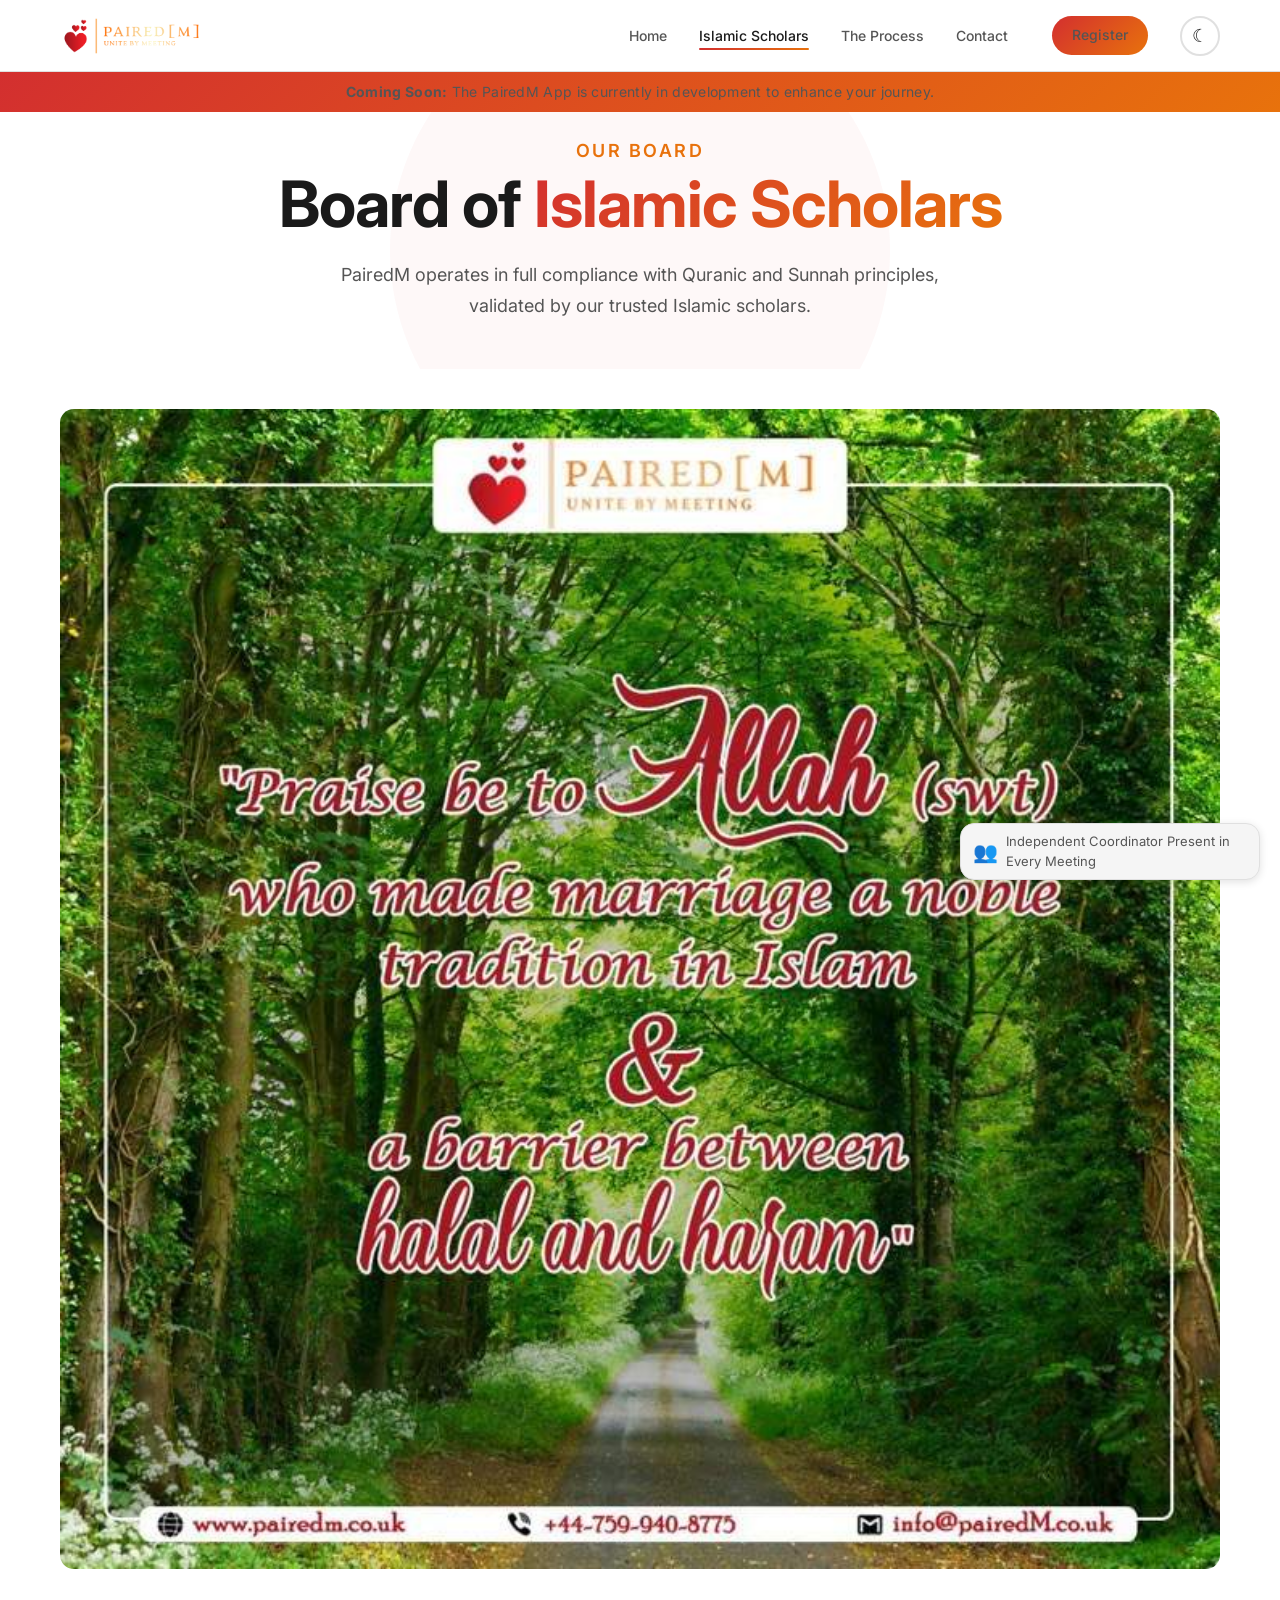
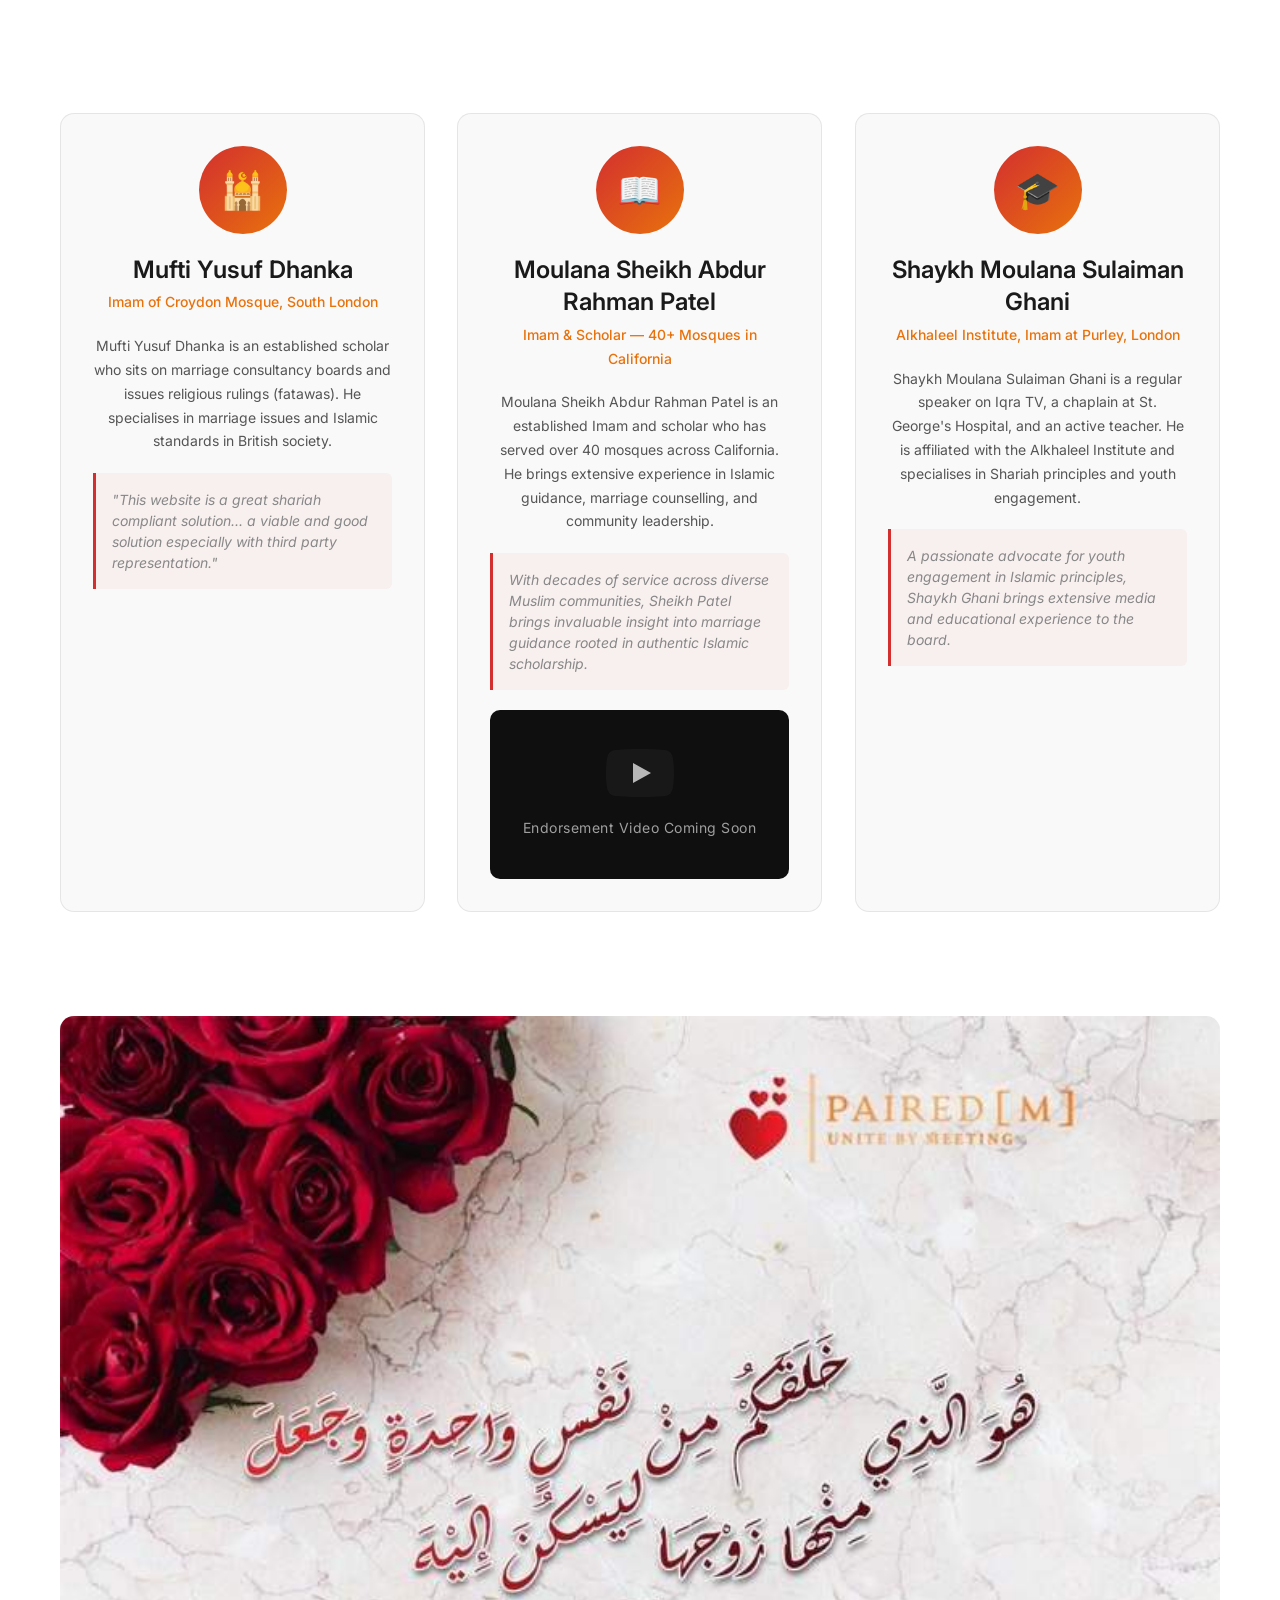
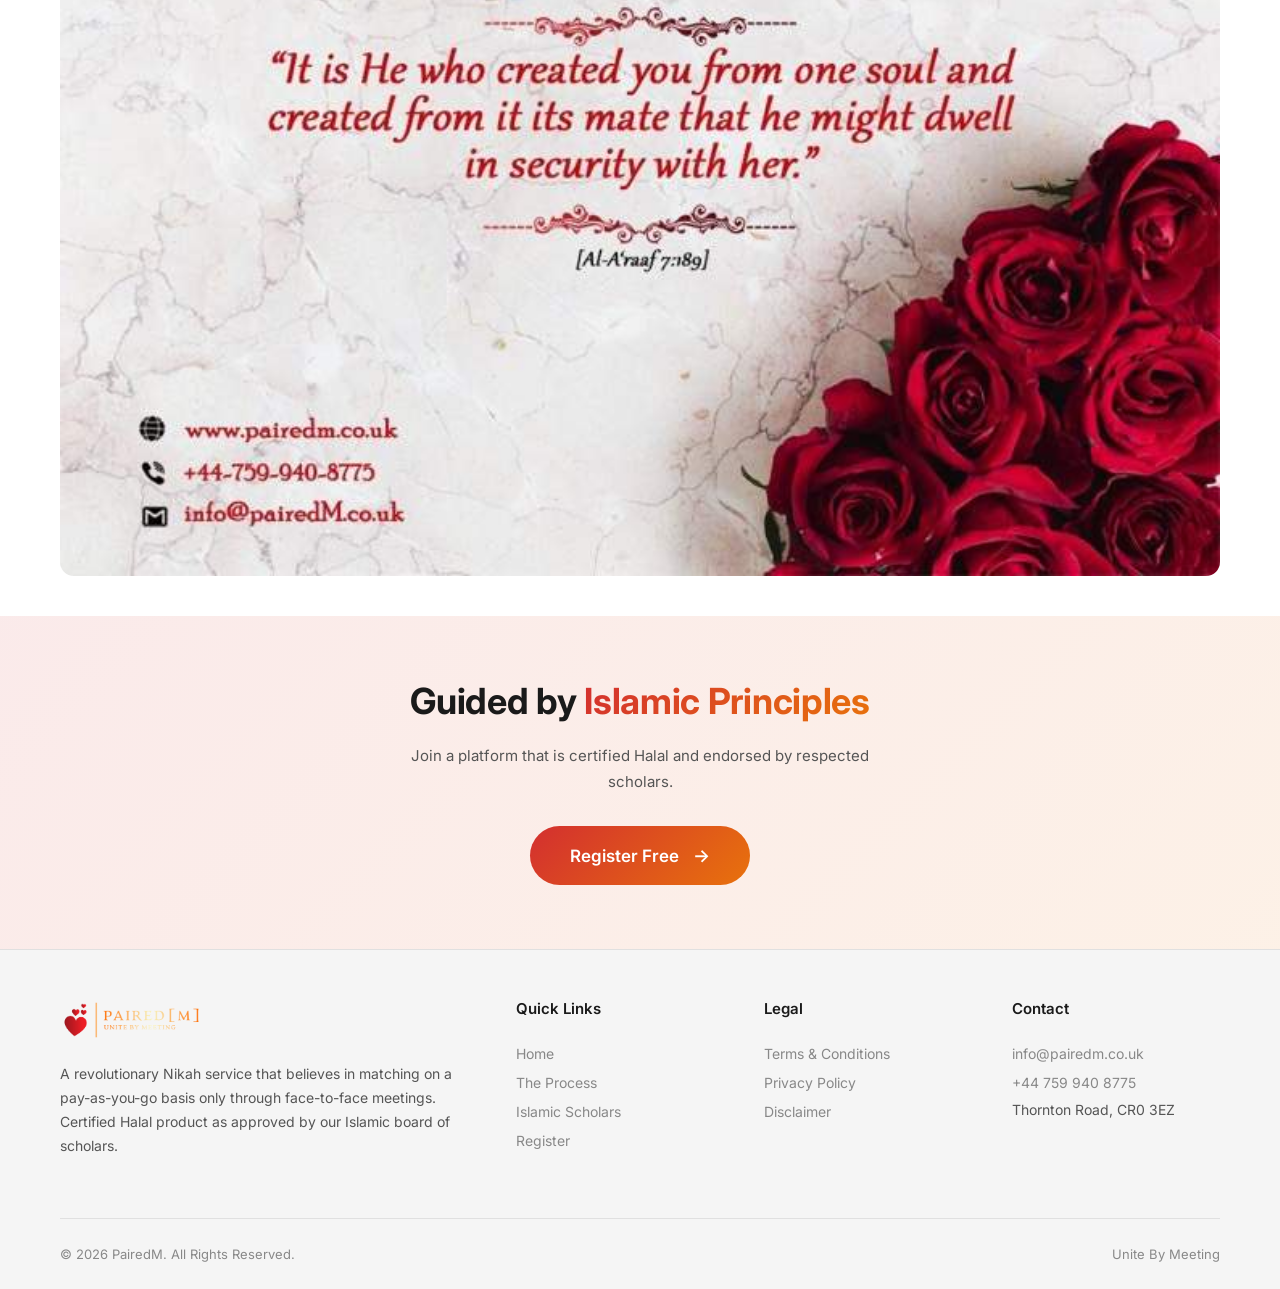
<file: scholars.html>
<!DOCTYPE html>
<html lang="en">
<head>
  <meta charset="UTF-8">
  <meta name="viewport" content="width=device-width, initial-scale=1.0">
  <title>Board of Islamic Scholars — PairedM</title>
  <meta name="description" content="Meet the Islamic scholars who ensure PairedM operates in full compliance with Quranic and Sunnah principles.">
  <link rel="canonical" href="https://pairedm.co.uk/scholars.html">
  <meta property="og:type" content="website">
  <meta property="og:title" content="Board of Islamic Scholars — PairedM">
  <meta property="og:description" content="Meet the Islamic scholars who ensure PairedM operates in full compliance with Quranic and Sunnah principles.">
  <meta property="og:url" content="https://pairedm.co.uk/scholars.html">
  <meta property="og:image" content="https://pairedm.co.uk/images/banner-scholars.jpg">
  <meta name="twitter:card" content="summary_large_image">
  <meta name="twitter:title" content="Board of Islamic Scholars — PairedM">
  <meta name="twitter:description" content="Meet the Islamic scholars who ensure PairedM operates in full compliance with Quranic and Sunnah principles.">
  <meta name="twitter:image" content="https://pairedm.co.uk/images/banner-scholars.jpg">
  <link rel="icon" href="images/logo.png" type="image/png">
  <link rel="apple-touch-icon" href="images/logo.png">
  <link href="https://fonts.googleapis.com/css2?family=Inter:wght@400;500;600;700&display=swap" rel="stylesheet">
  <link rel="stylesheet" href="css/styles.css">
</head>
<body>
  <a class="skip-link" href="#main">Skip to content</a>
  <div class="scroll-progress" aria-hidden="true"></div>

  <!-- Header -->
  <header class="header">
    <div class="container">
      <a href="index.html" class="header-logo">
        <img src="images/logo.png" alt="PairedM Logo">
      </a>
      <nav class="nav">
        <a href="index.html">Home</a>
        <a href="scholars.html" class="active">Islamic Scholars</a>
        <a href="the-process.html">The Process</a>
        <a href="contact.html">Contact</a>
        <a href="register.html" class="btn btn-primary btn-sm nav-cta">Register</a>
        <button class="theme-toggle" aria-label="Toggle theme">
          <span class="theme-icon-light">&#9728;</span>
          <span class="theme-icon-dark">&#9790;</span>
        </button>
      </nav>
      <button class="hamburger" aria-label="Menu">
        <span></span>
        <span></span>
        <span></span>
      </button>
    </div>
  </header>

  <div class="mobile-nav">
    <a href="index.html">Home</a>
    <a href="scholars.html">Board of Islamic Scholars</a>
    <a href="the-process.html">The Process</a>
    <a href="contact.html">Contact Us</a>
    <a href="register.html">Register</a>
    <button class="theme-toggle" aria-label="Toggle theme">
      <span class="theme-icon-light">&#9728;</span>
      <span class="theme-icon-dark">&#9790;</span>
    </button>
  </div>

  <div class="coming-soon-banner">
    <div class="container">
      <p><strong>Coming Soon:</strong> The PairedM App is currently in development to enhance your journey.</p>
    </div>
  </div>

  <!-- Page Hero -->
  <section class="page-hero">
    <div class="container">
      <p class="section-label">Our Board</p>
      <h1>Board of <span class="text-gradient">Islamic Scholars</span></h1>
      <p>PairedM operates in full compliance with Quranic and Sunnah principles, validated by our trusted Islamic scholars.</p>
    </div>
  </section>

  <!-- Scholars Banner -->
  <div class="container">
    <div class="process-banner fade-in">
      <img src="images/banner-scholars.jpg" alt="Our Islamic scholars" loading="lazy">
    </div>
  </div>

  <!-- Scholars Grid -->
  <section>
    <div class="container">
      <div class="scholars-grid">

        <div class="scholar-card fade-in fade-in-delay-1" data-glass data-tilt>
          <div class="scholar-avatar">🕌</div>
          <h3>Mufti Yusuf Dhanka</h3>
          <p class="scholar-role">Imam of Croydon Mosque, South London</p>
          <p>Mufti Yusuf Dhanka is an established scholar who sits on marriage consultancy boards and issues religious rulings (fatawas). He specialises in marriage issues and Islamic standards in British society.</p>
          <div class="scholar-quote">
            "This website is a great shariah compliant solution... a viable and good solution especially with third party representation."
          </div>
          <div class="scholar-video-embed">
            <iframe
              src="https://www.youtube.com/embed/bkVrKGhd2FU"
              title="Mufti Yusuf Dhanka - PairedM Endorsement"
              frameborder="0"
              allow="accelerometer; autoplay; clipboard-write; encrypted-media; gyroscope; picture-in-picture"
              allowfullscreen
            ></iframe>
          </div>
        </div>

        <div class="scholar-card fade-in fade-in-delay-2" data-glass data-tilt>
          <div class="scholar-avatar">📖</div>
          <h3>Moulana Sheikh Abdur Rahman Patel</h3>
          <p class="scholar-role">Imam &amp; Scholar — 40+ Mosques in California</p>
          <p>Moulana Sheikh Abdur Rahman Patel is an established Imam and scholar who has served over 40 mosques across California. He brings extensive experience in Islamic guidance, marriage counselling, and community leadership.</p>
          <div class="scholar-quote">
            With decades of service across diverse Muslim communities, Sheikh Patel brings invaluable insight into marriage guidance rooted in authentic Islamic scholarship.
          </div>
          <div class="scholar-video-coming-soon">
            <div class="video-coming-soon-content">
              <svg class="yt-play-icon" viewBox="0 0 68 48" width="68" height="48"><path d="M66.52 7.74c-.78-2.93-2.49-5.41-5.42-6.19C55.79.13 34 0 34 0S12.21.13 6.9 1.55C3.97 2.33 2.27 4.81 1.48 7.74.06 13.05 0 24 0 24s.06 10.95 1.48 16.26c.78 2.93 2.49 5.41 5.42 6.19C12.21 47.87 34 48 34 48s21.79-.13 27.1-1.55c2.93-.78 4.64-3.26 5.42-6.19C67.94 34.95 68 24 68 24s-.06-10.95-1.48-16.26z" fill="#212121" opacity="0.8"/><path d="M45 24L27 14v20" fill="#fff"/></svg>
              <p>Endorsement Video Coming Soon</p>
            </div>
          </div>
        </div>

        <div class="scholar-card fade-in fade-in-delay-3" data-glass data-tilt>
          <div class="scholar-avatar">🎓</div>
          <h3>Shaykh Moulana Sulaiman Ghani</h3>
          <p class="scholar-role">Alkhaleel Institute, Imam at Purley, London</p>
          <p>Shaykh Moulana Sulaiman Ghani is a regular speaker on Iqra TV, a chaplain at St. George's Hospital, and an active teacher. He is affiliated with the Alkhaleel Institute and specialises in Shariah principles and youth engagement.</p>
          <div class="scholar-quote">
            A passionate advocate for youth engagement in Islamic principles, Shaykh Ghani brings extensive media and educational experience to the board.
          </div>
          <div class="scholar-video-embed">
            <iframe
              src="https://www.youtube.com/embed/Jf95-L-xewE"
              title="Shaykh Sulaiman Ghani - PairedM Endorsement"
              frameborder="0"
              allow="accelerometer; autoplay; clipboard-write; encrypted-media; gyroscope; picture-in-picture"
              allowfullscreen
            ></iframe>
          </div>
        </div>

      </div>
    </div>
  </section>

  <!-- Quran Banner -->
  <div class="container">
    <div class="process-banner fade-in">
      <img src="images/banner-quran-verse.jpg" alt="Quranic verse on marriage" loading="lazy">
    </div>
  </div>

  <!-- CTA -->
  <section class="cta-section">
    <div class="cta-bg"></div>
    <div class="container" style="position: relative;">
      <h2 class="fade-in">Guided by <span class="text-gradient">Islamic Principles</span></h2>
      <p class="fade-in">Join a platform that is certified Halal and endorsed by respected scholars.</p>
      <a href="register.html" class="btn btn-primary btn-lg btn-arrow fade-in">Register Free</a>
    </div>
  </section>

  <!-- Footer -->
  <footer class="footer">
    <div class="container">
      <div class="footer-grid">
        <div class="footer-brand">
          <img src="images/logo.png" alt="PairedM">
          <p>A revolutionary Nikah service that believes in matching on a pay-as-you-go basis only through face-to-face meetings. Certified Halal product as approved by our Islamic board of scholars.</p>
        </div>
        <div class="footer-column">
          <h4>Quick Links</h4>
          <a href="index.html">Home</a>
          <a href="the-process.html">The Process</a>
          <a href="scholars.html">Islamic Scholars</a>
          <a href="register.html">Register</a>
        </div>
        <div class="footer-column">
          <h4>Legal</h4>
          <a href="terms.html">Terms &amp; Conditions</a>
          <a href="privacy.html">Privacy Policy</a>
          <a href="disclaimer.html">Disclaimer</a>
        </div>
        <div class="footer-column">
          <h4>Contact</h4>
          <a href="mailto:info@pairedm.co.uk">info@pairedm.co.uk</a>
          <a href="tel:+447599408775">+44 759 940 8775</a>
          <span class="footer-text">Thornton Road, CR0 3EZ</span>
        </div>
      </div>
      <div class="footer-bottom">
        <p>&copy; 2026 PairedM. All Rights Reserved.</p>
        <p>Unite By Meeting</p>
      </div>
    </div>
  </footer>

  <div class="coordinator-badge">
    <span class="coordinator-badge-icon">👥</span>
    <span>Independent Coordinator Present in Every Meeting</span>
  </div>

  <script src="js/main.js"></script>
</body>
</html>
</file>
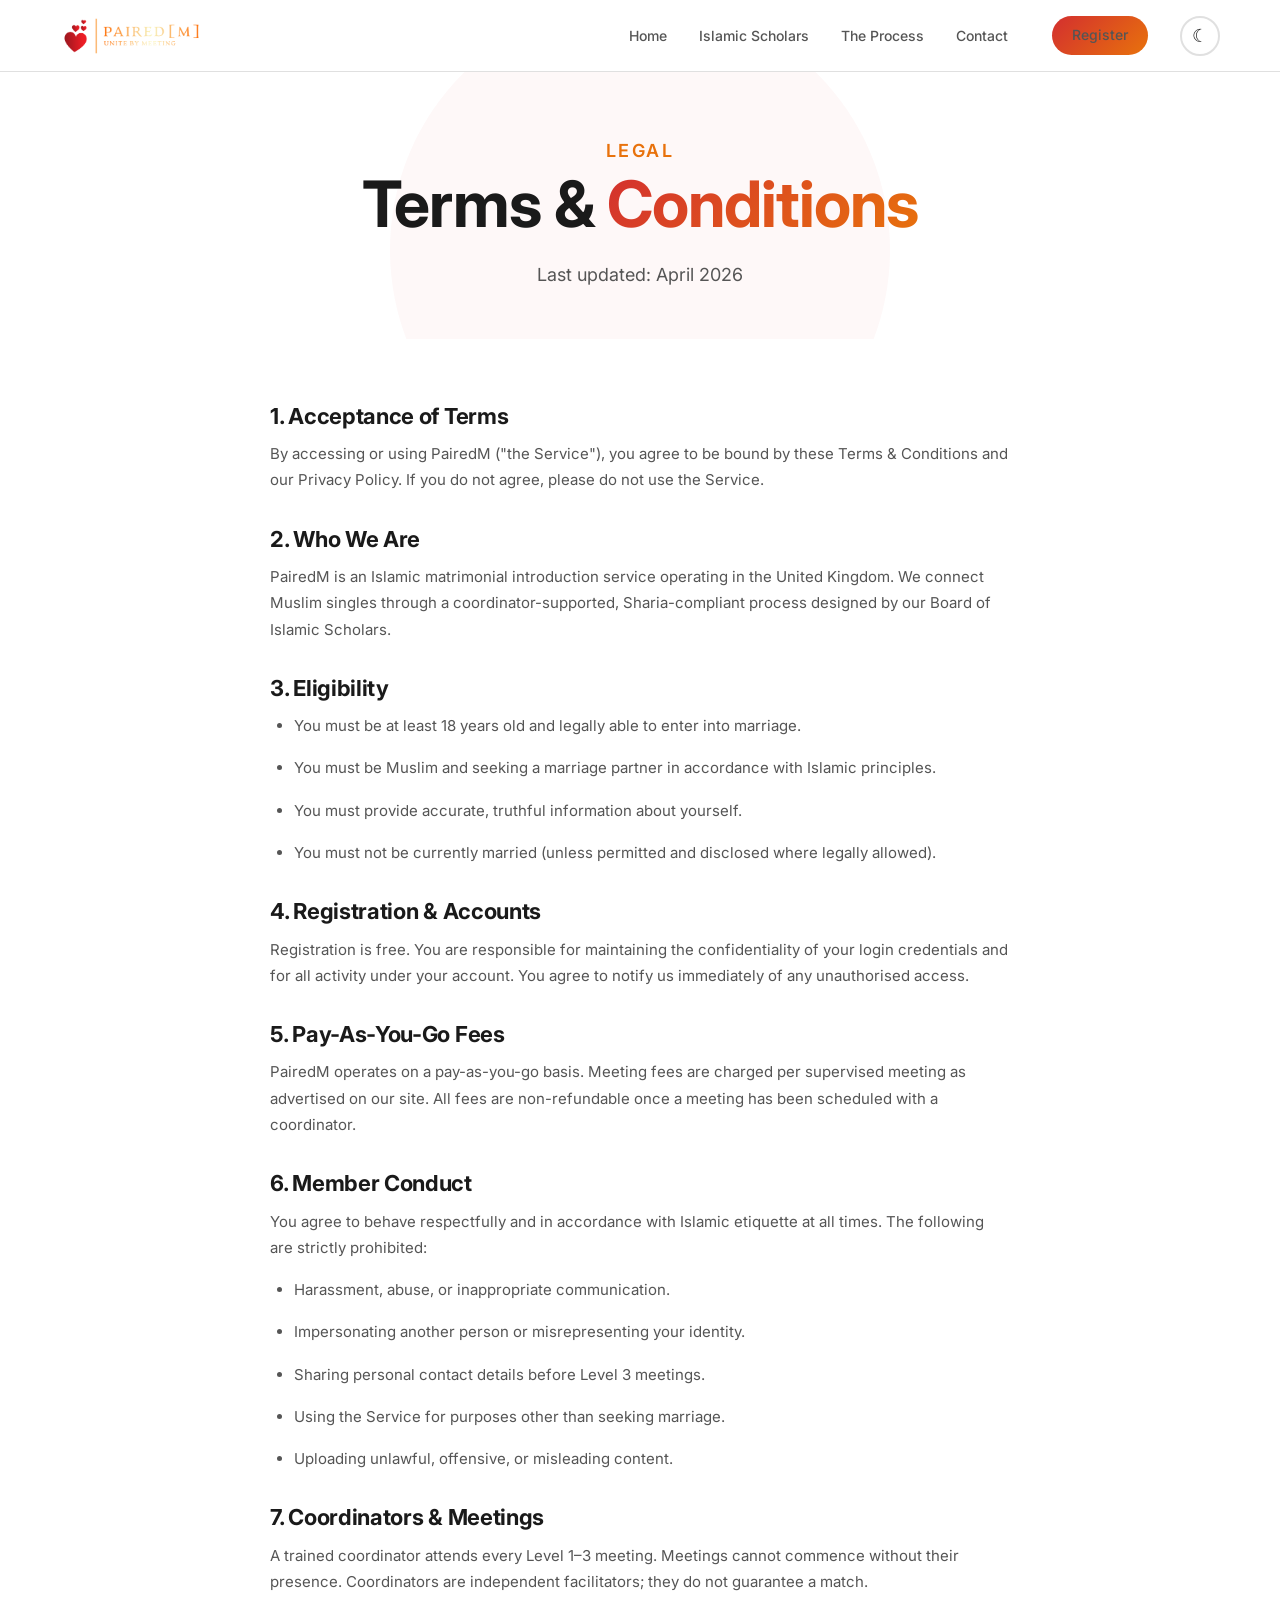
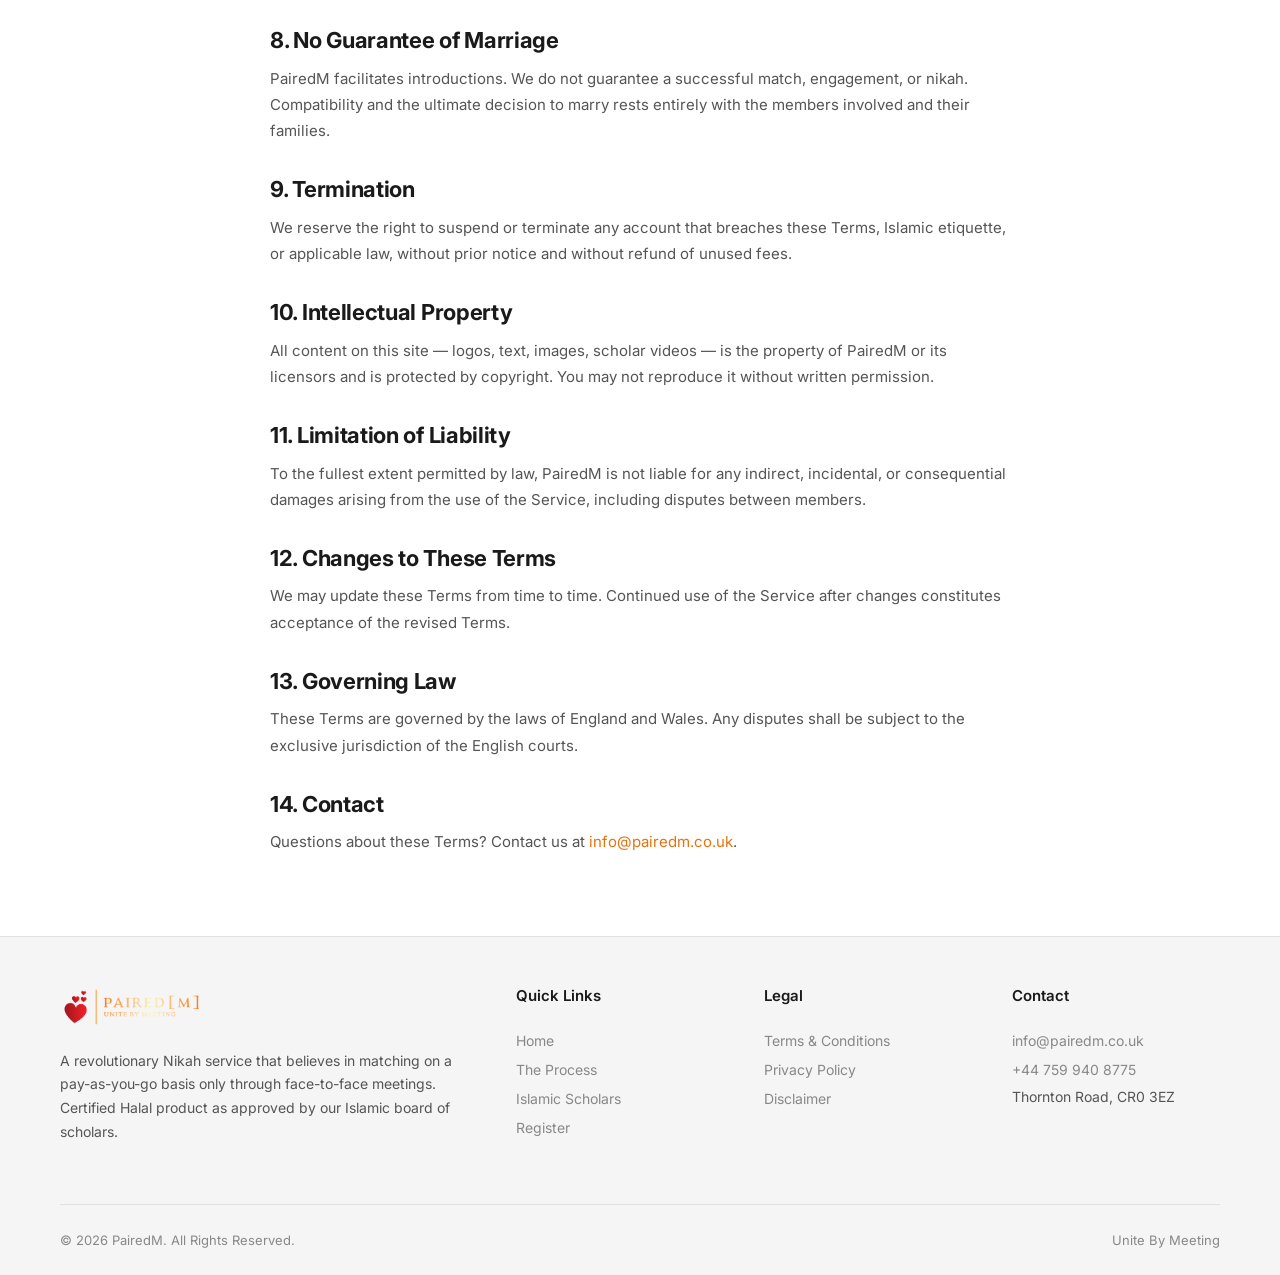
<file: terms.html>
<!DOCTYPE html>
<html lang="en">
<head>
  <meta charset="UTF-8">
  <meta name="viewport" content="width=device-width, initial-scale=1.0">
  <title>Terms &amp; Conditions — PairedM</title>
  <meta name="description" content="The terms of use governing your use of PairedM's Islamic matrimony service.">
  <link rel="canonical" href="https://pairedm.co.uk/terms.html">
  <meta property="og:type" content="website">
  <meta property="og:title" content="Terms & Conditions — PairedM">
  <meta property="og:description" content="The terms of use governing your use of PairedM's Islamic matrimony service.">
  <meta property="og:url" content="https://pairedm.co.uk/terms.html">
  <meta property="og:image" content="https://pairedm.co.uk/images/banner-soulmate.jpg">
  <meta name="twitter:card" content="summary_large_image">
  <link rel="icon" href="images/logo.png" type="image/png">
  <link rel="apple-touch-icon" href="images/logo.png">
  <link href="https://fonts.googleapis.com/css2?family=Inter:wght@400;500;600;700&display=swap" rel="stylesheet">
  <link rel="stylesheet" href="css/styles.css">
</head>
<body>
  <a class="skip-link" href="#main">Skip to content</a>
  <div class="scroll-progress" aria-hidden="true"></div>

  <header class="header">
    <div class="container">
      <a href="index.html" class="header-logo">
        <img src="images/logo.png" alt="PairedM Logo">
      </a>
      <nav class="nav">
        <a href="index.html">Home</a>
        <a href="scholars.html">Islamic Scholars</a>
        <a href="the-process.html">The Process</a>
        <a href="contact.html">Contact</a>
        <a href="register.html" class="btn btn-primary btn-sm nav-cta">Register</a>
        <button class="theme-toggle" aria-label="Toggle theme">
          <span class="theme-icon-light">&#9728;</span>
          <span class="theme-icon-dark">&#9790;</span>
        </button>
      </nav>
      <button class="hamburger" aria-label="Menu"><span></span><span></span><span></span></button>
    </div>
  </header>

  <div class="mobile-nav">
    <a href="index.html">Home</a>
    <a href="scholars.html">Board of Islamic Scholars</a>
    <a href="the-process.html">The Process</a>
    <a href="contact.html">Contact Us</a>
    <a href="register.html">Register</a>
    <button class="theme-toggle" aria-label="Toggle theme">
      <span class="theme-icon-light">&#9728;</span>
      <span class="theme-icon-dark">&#9790;</span>
    </button>
  </div>

  <main id="main">
    <section class="page-hero">
      <div class="container">
        <p class="section-label">Legal</p>
        <h1>Terms &amp; <span class="text-gradient">Conditions</span></h1>
        <p>Last updated: April 2026</p>
      </div>
    </section>

    <section>
      <div class="container legal-content">
        <h2>1. Acceptance of Terms</h2>
        <p>By accessing or using PairedM ("the Service"), you agree to be bound by these Terms &amp; Conditions and our Privacy Policy. If you do not agree, please do not use the Service.</p>

        <h2>2. Who We Are</h2>
        <p>PairedM is an Islamic matrimonial introduction service operating in the United Kingdom. We connect Muslim singles through a coordinator-supported, Sharia-compliant process designed by our Board of Islamic Scholars.</p>

        <h2>3. Eligibility</h2>
        <ul>
          <li>You must be at least 18 years old and legally able to enter into marriage.</li>
          <li>You must be Muslim and seeking a marriage partner in accordance with Islamic principles.</li>
          <li>You must provide accurate, truthful information about yourself.</li>
          <li>You must not be currently married (unless permitted and disclosed where legally allowed).</li>
        </ul>

        <h2>4. Registration &amp; Accounts</h2>
        <p>Registration is free. You are responsible for maintaining the confidentiality of your login credentials and for all activity under your account. You agree to notify us immediately of any unauthorised access.</p>

        <h2>5. Pay-As-You-Go Fees</h2>
        <p>PairedM operates on a pay-as-you-go basis. Meeting fees are charged per supervised meeting as advertised on our site. All fees are non-refundable once a meeting has been scheduled with a coordinator.</p>

        <h2>6. Member Conduct</h2>
        <p>You agree to behave respectfully and in accordance with Islamic etiquette at all times. The following are strictly prohibited:</p>
        <ul>
          <li>Harassment, abuse, or inappropriate communication.</li>
          <li>Impersonating another person or misrepresenting your identity.</li>
          <li>Sharing personal contact details before Level 3 meetings.</li>
          <li>Using the Service for purposes other than seeking marriage.</li>
          <li>Uploading unlawful, offensive, or misleading content.</li>
        </ul>

        <h2>7. Coordinators &amp; Meetings</h2>
        <p>A trained coordinator attends every Level 1–3 meeting. Meetings cannot commence without their presence. Coordinators are independent facilitators; they do not guarantee a match.</p>

        <h2>8. No Guarantee of Marriage</h2>
        <p>PairedM facilitates introductions. We do not guarantee a successful match, engagement, or nikah. Compatibility and the ultimate decision to marry rests entirely with the members involved and their families.</p>

        <h2>9. Termination</h2>
        <p>We reserve the right to suspend or terminate any account that breaches these Terms, Islamic etiquette, or applicable law, without prior notice and without refund of unused fees.</p>

        <h2>10. Intellectual Property</h2>
        <p>All content on this site — logos, text, images, scholar videos — is the property of PairedM or its licensors and is protected by copyright. You may not reproduce it without written permission.</p>

        <h2>11. Limitation of Liability</h2>
        <p>To the fullest extent permitted by law, PairedM is not liable for any indirect, incidental, or consequential damages arising from the use of the Service, including disputes between members.</p>

        <h2>12. Changes to These Terms</h2>
        <p>We may update these Terms from time to time. Continued use of the Service after changes constitutes acceptance of the revised Terms.</p>

        <h2>13. Governing Law</h2>
        <p>These Terms are governed by the laws of England and Wales. Any disputes shall be subject to the exclusive jurisdiction of the English courts.</p>

        <h2>14. Contact</h2>
        <p>Questions about these Terms? Contact us at <a href="mailto:info@pairedm.co.uk">info@pairedm.co.uk</a>.</p>
      </div>
    </section>
  </main>

  <footer class="footer">
    <div class="container">
      <div class="footer-grid">
        <div class="footer-brand">
          <img src="images/logo.png" alt="PairedM">
          <p>A revolutionary Nikah service that believes in matching on a pay-as-you-go basis only through face-to-face meetings. Certified Halal product as approved by our Islamic board of scholars.</p>
        </div>
        <div class="footer-column">
          <h4>Quick Links</h4>
          <a href="index.html">Home</a>
          <a href="the-process.html">The Process</a>
          <a href="scholars.html">Islamic Scholars</a>
          <a href="register.html">Register</a>
        </div>
        <div class="footer-column">
          <h4>Legal</h4>
          <a href="terms.html">Terms &amp; Conditions</a>
          <a href="privacy.html">Privacy Policy</a>
          <a href="disclaimer.html">Disclaimer</a>
        </div>
        <div class="footer-column">
          <h4>Contact</h4>
          <a href="mailto:info@pairedm.co.uk">info@pairedm.co.uk</a>
          <a href="tel:+447599408775">+44 759 940 8775</a>
          <span class="footer-text">Thornton Road, CR0 3EZ</span>
        </div>
      </div>
      <div class="footer-bottom">
        <p>&copy; 2026 PairedM. All Rights Reserved.</p>
        <p>Unite By Meeting</p>
      </div>
    </div>
  </footer>

  <script src="js/main.js"></script>
</body>
</html>
</file>
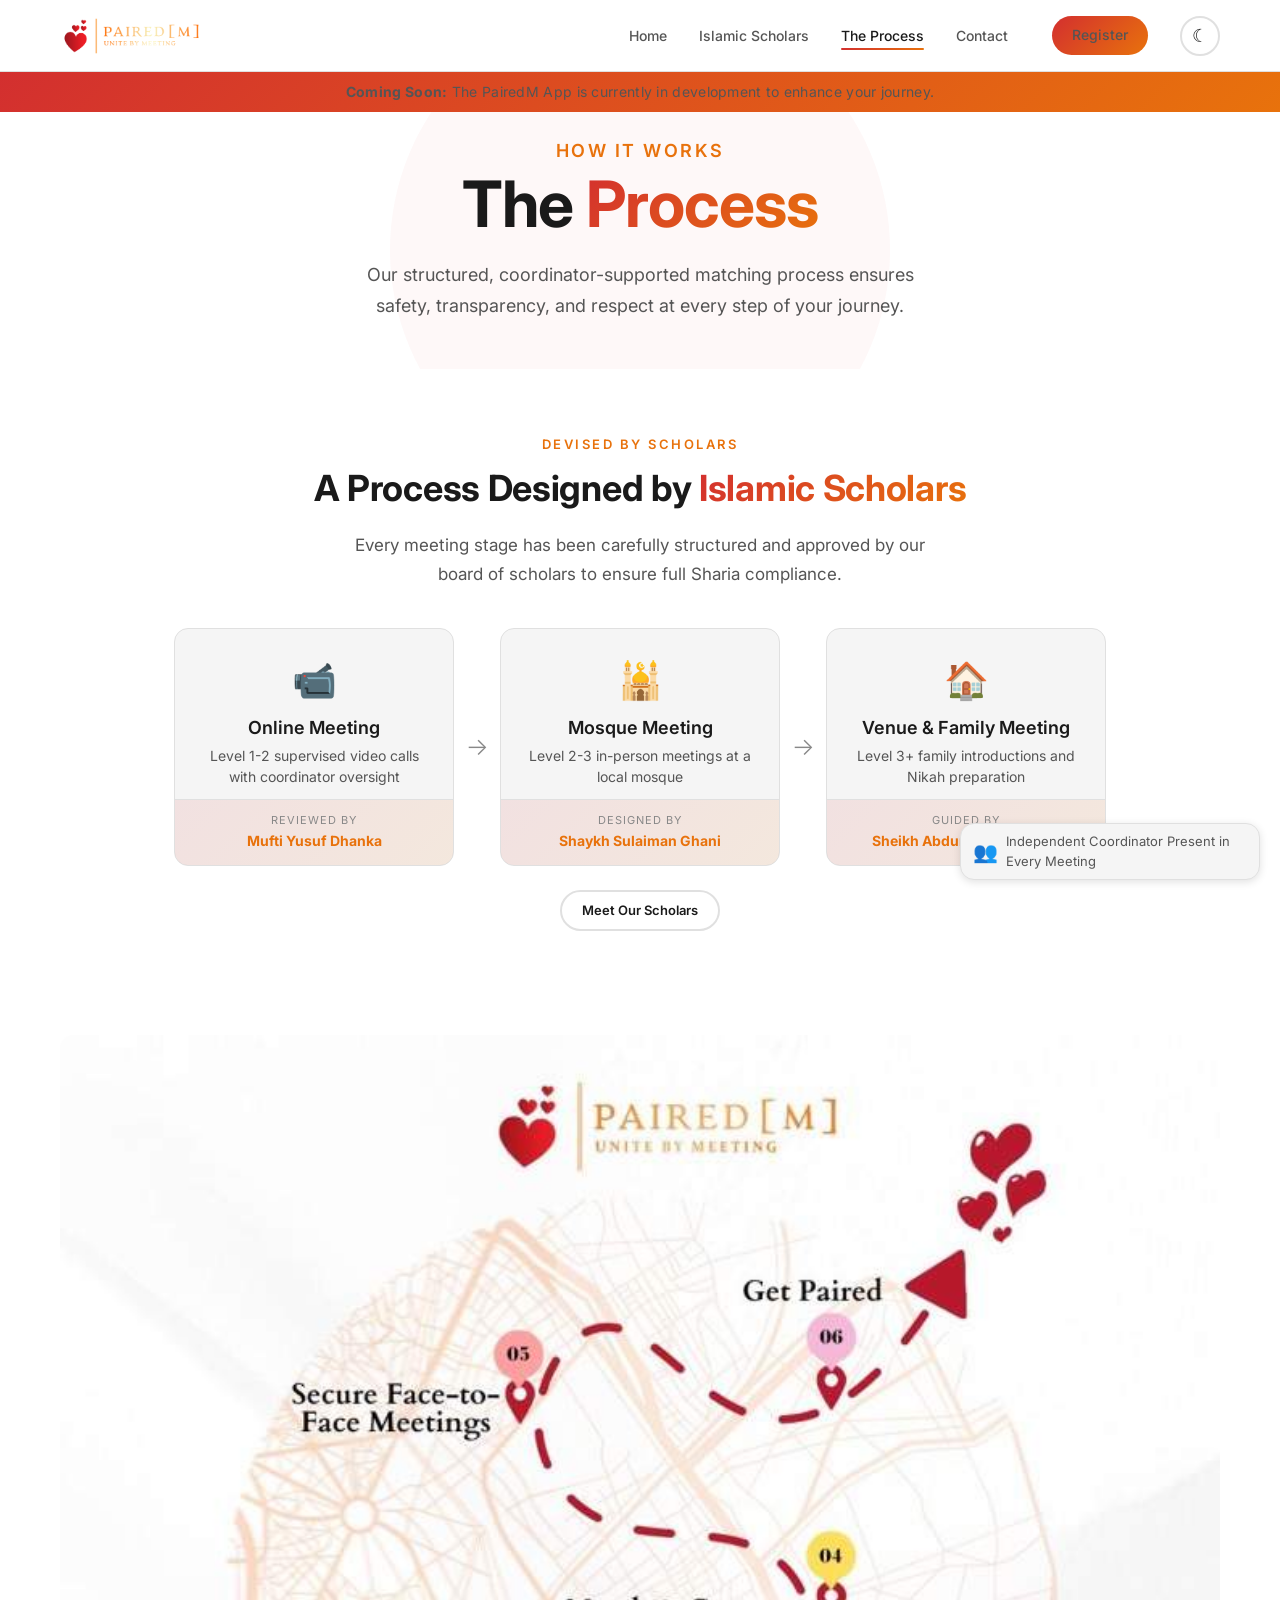
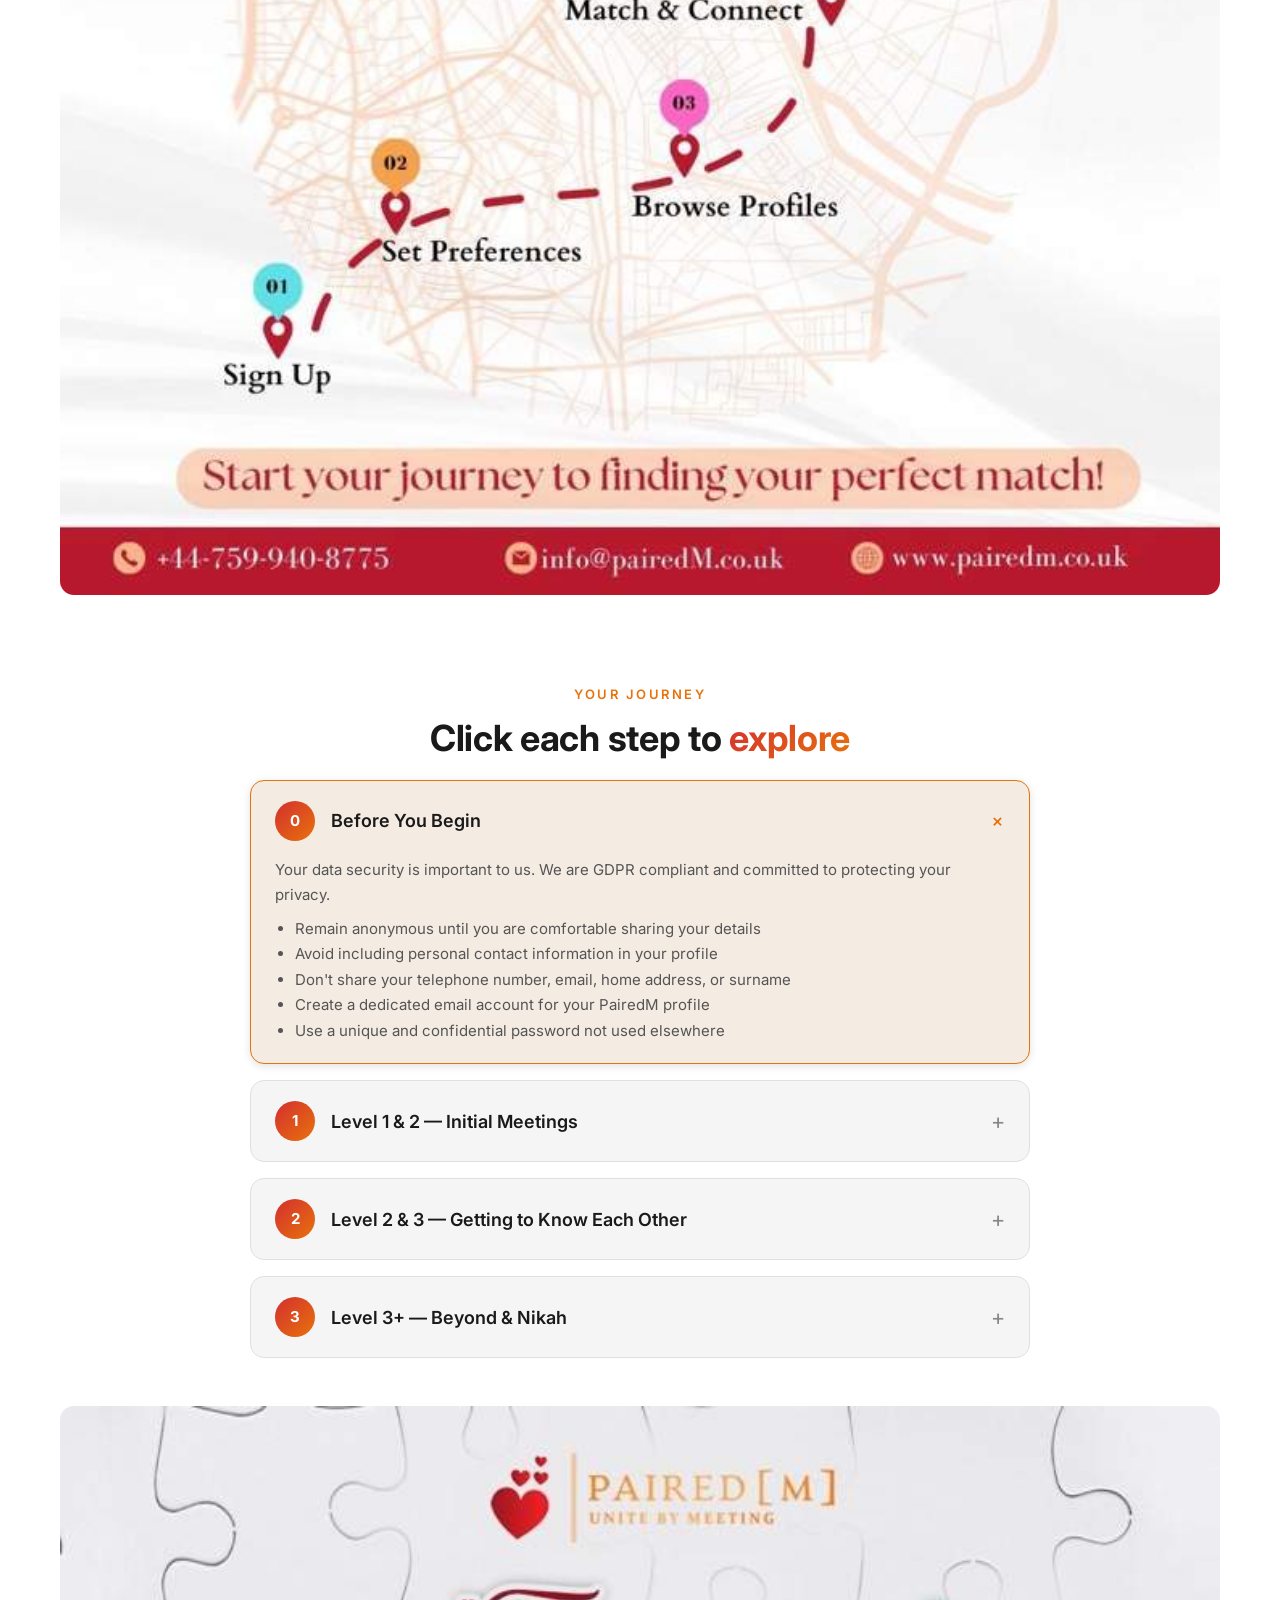
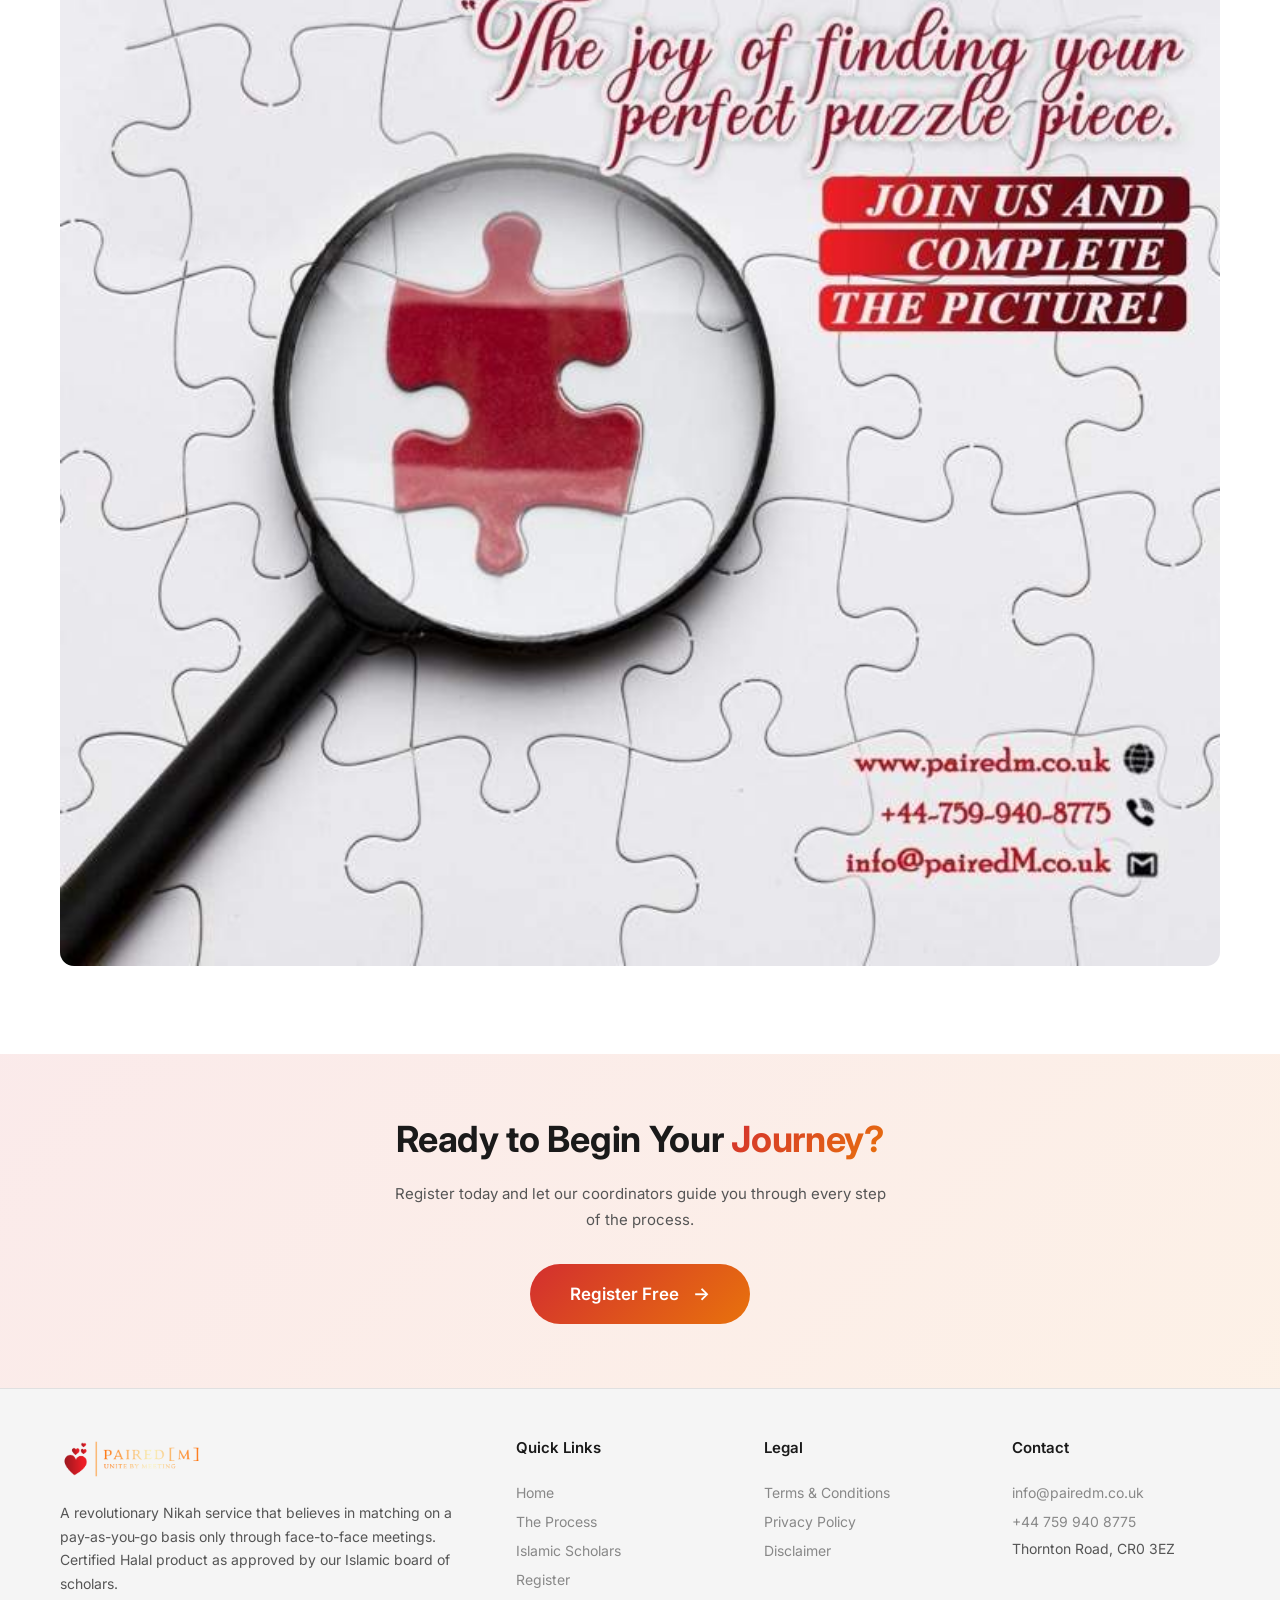
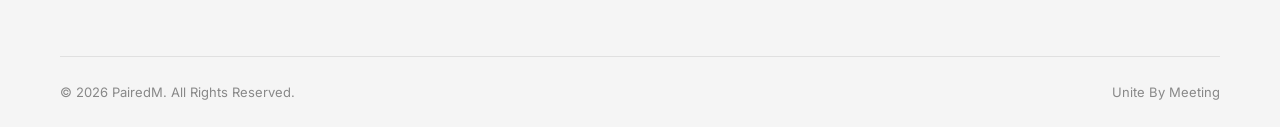
<file: the-process.html>
<!DOCTYPE html>
<html lang="en">
<head>
  <meta charset="UTF-8">
  <meta name="viewport" content="width=device-width, initial-scale=1.0">
  <title>The Process — PairedM</title>
  <meta name="description" content="Learn about PairedM's structured, coordinator-supported matching process from Level 1 meetings to Nikah.">
  <link rel="canonical" href="https://pairedm.co.uk/the-process.html">
  <meta property="og:type" content="website">
  <meta property="og:title" content="The Process — PairedM">
  <meta property="og:description" content="Learn about PairedM's structured, coordinator-supported matching process from Level 1 meetings to Nikah.">
  <meta property="og:url" content="https://pairedm.co.uk/the-process.html">
  <meta property="og:image" content="https://pairedm.co.uk/images/banner-journey-map.jpg">
  <meta name="twitter:card" content="summary_large_image">
  <meta name="twitter:title" content="The Process — PairedM">
  <meta name="twitter:description" content="Learn about PairedM's structured, coordinator-supported matching process from Level 1 to Nikah.">
  <meta name="twitter:image" content="https://pairedm.co.uk/images/banner-journey-map.jpg">
  <link rel="icon" href="images/logo.png" type="image/png">
  <link rel="apple-touch-icon" href="images/logo.png">
  <link href="https://fonts.googleapis.com/css2?family=Inter:wght@400;500;600;700&display=swap" rel="stylesheet">
  <link rel="stylesheet" href="css/styles.css">
</head>
<body>
  <a class="skip-link" href="#main">Skip to content</a>
  <div class="scroll-progress" aria-hidden="true"></div>

  <!-- Header -->
  <header class="header">
    <div class="container">
      <a href="index.html" class="header-logo">
        <img src="images/logo.png" alt="PairedM Logo">
      </a>
      <nav class="nav">
        <a href="index.html">Home</a>
        <a href="scholars.html">Islamic Scholars</a>
        <a href="the-process.html" class="active">The Process</a>
        <a href="contact.html">Contact</a>
        <a href="register.html" class="btn btn-primary btn-sm nav-cta">Register</a>
        <button class="theme-toggle" aria-label="Toggle theme">
          <span class="theme-icon-light">&#9728;</span>
          <span class="theme-icon-dark">&#9790;</span>
        </button>
      </nav>
      <button class="hamburger" aria-label="Menu">
        <span></span>
        <span></span>
        <span></span>
      </button>
    </div>
  </header>

  <div class="mobile-nav">
    <a href="index.html">Home</a>
    <a href="scholars.html">Board of Islamic Scholars</a>
    <a href="the-process.html">The Process</a>
    <a href="contact.html">Contact Us</a>
    <a href="register.html">Register</a>
    <button class="theme-toggle" aria-label="Toggle theme">
      <span class="theme-icon-light">&#9728;</span>
      <span class="theme-icon-dark">&#9790;</span>
    </button>
  </div>

  <div class="coming-soon-banner">
    <div class="container">
      <p><strong>Coming Soon:</strong> The PairedM App is currently in development to enhance your journey.</p>
    </div>
  </div>

  <!-- Page Hero -->
  <section class="page-hero">
    <div class="container">
      <p class="section-label">How It Works</p>
      <h1>The <span class="text-gradient">Process</span></h1>
      <p>Our structured, coordinator-supported matching process ensures safety, transparency, and respect at every step of your journey.</p>
    </div>
  </section>

  <!-- Scholar-Designed Process -->
  <section class="scholar-process-section">
    <div class="container text-center">
      <p class="section-label fade-in">Devised by Scholars</p>
      <h2 class="section-title fade-in">A Process Designed by <span class="text-gradient">Islamic Scholars</span></h2>
      <p class="section-subtitle fade-in">Every meeting stage has been carefully structured and approved by our board of scholars to ensure full Sharia compliance.</p>

      <div class="scholar-flowchart">
        <div class="flowchart-step fade-in fade-in-delay-1">
          <div class="flowchart-stage">
            <div class="flowchart-icon">📹</div>
            <h4>Online Meeting</h4>
            <p>Level 1-2 supervised video calls with coordinator oversight</p>
          </div>
          <div class="flowchart-scholar">
            <span>Reviewed by</span>
            <strong>Mufti Yusuf Dhanka</strong>
          </div>
        </div>
        <div class="flowchart-arrow fade-in">→</div>
        <div class="flowchart-step fade-in fade-in-delay-2">
          <div class="flowchart-stage">
            <div class="flowchart-icon">🕌</div>
            <h4>Mosque Meeting</h4>
            <p>Level 2-3 in-person meetings at a local mosque</p>
          </div>
          <div class="flowchart-scholar">
            <span>Designed by</span>
            <strong>Shaykh Sulaiman Ghani</strong>
          </div>
        </div>
        <div class="flowchart-arrow fade-in">→</div>
        <div class="flowchart-step fade-in fade-in-delay-3">
          <div class="flowchart-stage">
            <div class="flowchart-icon">🏠</div>
            <h4>Venue & Family Meeting</h4>
            <p>Level 3+ family introductions and Nikah preparation</p>
          </div>
          <div class="flowchart-scholar">
            <span>Guided by</span>
            <strong>Sheikh Abdur Rahman Patel</strong>
          </div>
        </div>
      </div>

      <a href="scholars.html" class="btn btn-outline btn-sm fade-in" style="margin-top: var(--space-xl);">Meet Our Scholars</a>
    </div>
  </section>

  <!-- Journey Map Banner -->
  <div class="container">
    <div class="process-banner fade-in">
      <img src="images/banner-journey-map.jpg" alt="Your journey to finding your perfect match" loading="lazy">
    </div>
  </div>

  <!-- Process Steps (interactive) -->
  <section class="process-section">
    <div class="container">
      <p class="section-label text-center fade-in">Your Journey</p>
      <h2 class="section-title text-center fade-in">Click each step to <span class="text-gradient">explore</span></h2>

      <div class="interactive-timeline fade-in">
        <article class="timeline-step active" tabindex="0">
          <div class="timeline-step-header">
            <div class="timeline-step-number">0</div>
            <div class="timeline-step-title">Before You Begin</div>
            <span class="timeline-step-toggle">+</span>
          </div>
          <div class="timeline-step-body">
            <p>Your data security is important to us. We are GDPR compliant and committed to protecting your privacy.</p>
            <ul>
              <li>Remain anonymous until you are comfortable sharing your details</li>
              <li>Avoid including personal contact information in your profile</li>
              <li>Don't share your telephone number, email, home address, or surname</li>
              <li>Create a dedicated email account for your PairedM profile</li>
              <li>Use a unique and confidential password not used elsewhere</li>
            </ul>
          </div>
        </article>

        <article class="timeline-step" tabindex="0">
          <div class="timeline-step-header">
            <div class="timeline-step-number">1</div>
            <div class="timeline-step-title">Level 1 &amp; 2 — Initial Meetings</div>
            <span class="timeline-step-toggle">+</span>
          </div>
          <div class="timeline-step-body">
            <p>Our coordinators help you learn about your potential match before sharing any personal contact details. Face-to-face with coordinator support on every call.</p>
            <ul>
              <li>Multiple Level 1 and 2 meetings are encouraged before progressing</li>
              <li>Female members should bring their wali (guardian) to all face-to-face calls</li>
              <li>Coordinators help ensure appropriate questions are asked</li>
              <li>We alert users to any inconsistencies identified during meetings</li>
              <li>Contact info@pairedm.co.uk if you have concerns about a member after a meeting</li>
            </ul>
          </div>
        </article>

        <article class="timeline-step" tabindex="0">
          <div class="timeline-step-header">
            <div class="timeline-step-number">2</div>
            <div class="timeline-step-title">Level 2 &amp; 3 — Getting to Know Each Other</div>
            <span class="timeline-step-toggle">+</span>
          </div>
          <div class="timeline-step-body">
            <p>Take your time getting acquainted and proceed at a pace that feels right. For international matches, understanding cultural differences is especially important.</p>
            <ul>
              <li>Focus on getting to know your potential match gradually</li>
              <li>Consider cultural differences, especially for international matches</li>
              <li>Level 3 involves family introductions</li>
              <li>Personal details are shared at Level 3 — not before</li>
              <li>Our team continues to provide guidance and support</li>
            </ul>
          </div>
        </article>

        <article class="timeline-step" tabindex="0">
          <div class="timeline-step-header">
            <div class="timeline-step-number">3</div>
            <div class="timeline-step-title">Level 3+ — Beyond &amp; Nikah</div>
            <span class="timeline-step-toggle">+</span>
          </div>
          <div class="timeline-step-body">
            <p>Before engagement, take the time to consider all aspects carefully. Understand your rights and be fully informed before making any commitments.</p>
            <ul>
              <li>Identity validation occurs from Level 3 meetings onward</li>
              <li>Research legal protections in your partner's country for international matches</li>
              <li>Understand your rights regarding domestic matters</li>
              <li>Our ongoing support continues beyond Level 3</li>
              <li>We can help with wedding planning and Nikah arrangements</li>
            </ul>
          </div>
        </article>
      </div>

      <div class="process-banner fade-in" style="margin-top: var(--space-4xl);">
        <img src="images/banner-safe-secure.jpg" alt="Safe and secure meetings" loading="lazy">
      </div>
    </div>
  </section>

  <!-- CTA -->
  <section class="cta-section">
    <div class="cta-bg"></div>
    <div class="container" style="position: relative;">
      <h2 class="fade-in">Ready to Begin Your <span class="text-gradient">Journey?</span></h2>
      <p class="fade-in">Register today and let our coordinators guide you through every step of the process.</p>
      <a href="register.html" class="btn btn-primary btn-lg btn-arrow fade-in">Register Free</a>
    </div>
  </section>

  <!-- Footer -->
  <footer class="footer">
    <div class="container">
      <div class="footer-grid">
        <div class="footer-brand">
          <img src="images/logo.png" alt="PairedM">
          <p>A revolutionary Nikah service that believes in matching on a pay-as-you-go basis only through face-to-face meetings. Certified Halal product as approved by our Islamic board of scholars.</p>
        </div>
        <div class="footer-column">
          <h4>Quick Links</h4>
          <a href="index.html">Home</a>
          <a href="the-process.html">The Process</a>
          <a href="scholars.html">Islamic Scholars</a>
          <a href="register.html">Register</a>
        </div>
        <div class="footer-column">
          <h4>Legal</h4>
          <a href="terms.html">Terms &amp; Conditions</a>
          <a href="privacy.html">Privacy Policy</a>
          <a href="disclaimer.html">Disclaimer</a>
        </div>
        <div class="footer-column">
          <h4>Contact</h4>
          <a href="mailto:info@pairedm.co.uk">info@pairedm.co.uk</a>
          <a href="tel:+447599408775">+44 759 940 8775</a>
          <span class="footer-text">Thornton Road, CR0 3EZ</span>
        </div>
      </div>
      <div class="footer-bottom">
        <p>&copy; 2026 PairedM. All Rights Reserved.</p>
        <p>Unite By Meeting</p>
      </div>
    </div>
  </footer>

  <div class="coordinator-badge">
    <span class="coordinator-badge-icon">👥</span>
    <span>Independent Coordinator Present in Every Meeting</span>
  </div>

  <script src="js/main.js"></script>
</body>
</html>
</file>
<file: css/styles.css>
/* ============================================
   PairedM Website — Styles
   Design system matching the PairedM mobile app
   ============================================ */

/* ---------- CSS Variables ---------- */
:root {
  /* Primary */
  --red: #D32F2F;
  --red-light: #EF5350;
  --red-dark: #B71C1C;

  /* Secondary */
  --orange: #E8720C;
  --orange-light: #F5A623;
  --orange-dark: #D35400;

  /* Accent */
  --gold: #D4A853;
  --cyan: #06B6D4;

  /* Neutrals */
  --bg: #FFFFFF;
  --card: #F5F5F5;
  --border: #E0E0E0;
  --divider: #EEEEEE;

  /* Text */
  --text-primary: #1A1A1A;
  --text-secondary: #555555;
  --text-tertiary: #888888;

  /* Status */
  --success: #10B981;
  --warning: #F59E0B;
  --error: #EF4444;

  /* Gradients */
  --gradient-primary: linear-gradient(135deg, #D32F2F, #E8720C);
  --gradient-secondary: linear-gradient(135deg, #E8720C, #F5A623);
  --gradient-hero: linear-gradient(180deg, rgba(255,255,255,0) 0%, #FFFFFF 100%);

  /* Spacing */
  --space-xs: 4px;
  --space-sm: 8px;
  --space-md: 12px;
  --space-base: 16px;
  --space-lg: 20px;
  --space-xl: 24px;
  --space-2xl: 32px;
  --space-3xl: 40px;
  --space-4xl: 48px;
  --space-5xl: 64px;

  /* Radius */
  --radius-sm: 6px;
  --radius-md: 10px;
  --radius-lg: 14px;
  --radius-xl: 20px;
  --radius-full: 9999px;

  /* Shadow */
  --shadow-sm: 0 1px 3px rgba(0, 0, 0, 0.08);
  --shadow-md: 0 2px 8px rgba(0, 0, 0, 0.12);
  --shadow-lg: 0 4px 16px rgba(0, 0, 0, 0.16);

  /* Layout */
  --max-width: 1200px;
  --header-height: 72px;
}

/* ---------- Reset ---------- */
*, *::before, *::after {
  margin: 0;
  padding: 0;
  box-sizing: border-box;
}

html {
  scroll-behavior: smooth;
  -webkit-font-smoothing: antialiased;
}

body {
  font-family: 'Inter', -apple-system, BlinkMacSystemFont, 'Segoe UI', Roboto, sans-serif;
  background-color: var(--bg);
  color: var(--text-primary);
  font-size: 15px;
  line-height: 1.5;
  overflow-x: hidden;
}

a {
  color: var(--orange);
  text-decoration: none;
  transition: color 0.2s;
}

a:hover {
  color: var(--red);
}

img {
  max-width: 100%;
  height: auto;
  display: block;
}

ul, ol {
  list-style: none;
}

/* ---------- Typography ---------- */
h1 {
  font-size: 48px;
  font-weight: 700;
  line-height: 1.15;
  letter-spacing: -0.5px;
}

h2 {
  font-size: 36px;
  font-weight: 700;
  line-height: 1.2;
  letter-spacing: -0.3px;
}

h3 {
  font-size: 24px;
  font-weight: 600;
  line-height: 1.35;
}

h4 {
  font-size: 20px;
  font-weight: 600;
  line-height: 1.4;
}

p {
  color: var(--text-secondary);
  line-height: 1.7;
}

.text-gradient {
  background: var(--gradient-primary);
  -webkit-background-clip: text;
  -webkit-text-fill-color: transparent;
  background-clip: text;
}

.section-label {
  font-size: 13px;
  font-weight: 600;
  letter-spacing: 2px;
  text-transform: uppercase;
  color: var(--orange);
  margin-bottom: var(--space-md);
}

.section-title {
  margin-bottom: var(--space-lg);
}

.section-subtitle {
  font-size: 17px;
  color: var(--text-secondary);
  max-width: 600px;
  margin: 0 auto var(--space-3xl);
}

/* ---------- Layout ---------- */
.container {
  max-width: var(--max-width);
  margin: 0 auto;
  padding: 0 var(--space-lg);
}

section {
  padding: var(--space-5xl) 0;
}

.text-center {
  text-align: center;
}

/* ---------- Buttons ---------- */
.btn {
  display: inline-flex;
  align-items: center;
  justify-content: center;
  gap: var(--space-sm);
  font-size: 15px;
  font-weight: 600;
  padding: 14px 32px;
  border-radius: var(--radius-full);
  border: none;
  cursor: pointer;
  transition: transform 0.2s, box-shadow 0.2s, opacity 0.2s;
  text-decoration: none;
  line-height: 1.3;
}

.btn:hover {
  transform: translateY(-2px);
  box-shadow: var(--shadow-md);
}

.btn:active {
  transform: translateY(0);
}

.btn-primary {
  background: var(--gradient-primary);
  color: #FFFFFF;
}

.btn-primary:hover {
  color: #FFFFFF;
  box-shadow: 0 4px 20px rgba(211, 47, 47, 0.4);
}

.btn-outline {
  background: transparent;
  color: var(--text-primary);
  border: 2px solid var(--border);
}

.btn-outline:hover {
  border-color: var(--orange);
  color: var(--orange);
}

.btn-whatsapp {
  background: #25D366;
  color: #FFFFFF;
}

.btn-whatsapp:hover {
  color: #FFFFFF;
  box-shadow: 0 4px 20px rgba(37, 211, 102, 0.4);
}

.btn-sm {
  padding: 10px 20px;
  font-size: 13px;
}

.btn-lg {
  padding: 18px 40px;
  font-size: 17px;
}

.btn-arrow::after {
  content: '→';
  font-size: 18px;
  transition: transform 0.2s;
}

.btn-arrow:hover::after {
  transform: translateX(4px);
}

/* ---------- Header / Nav ---------- */
.header {
  position: fixed;
  top: 0;
  left: 0;
  right: 0;
  height: var(--header-height);
  background: rgba(255, 255, 255, 0.95);
  backdrop-filter: blur(12px);
  -webkit-backdrop-filter: blur(12px);
  border-bottom: 1px solid var(--border);
  z-index: 1000;
  transition: background 0.3s;
}

.header .container {
  display: flex;
  align-items: center;
  justify-content: space-between;
  height: 100%;
}

.header-logo img {
  height: 44px;
  width: auto;
}

.nav {
  display: flex;
  align-items: center;
  gap: var(--space-2xl);
}

.nav a {
  color: var(--text-secondary);
  font-size: 14px;
  font-weight: 500;
  transition: color 0.2s;
  position: relative;
}

.nav a:hover,
.nav a.active {
  color: var(--text-primary);
}

.nav a.active::after {
  content: '';
  position: absolute;
  bottom: -4px;
  left: 0;
  right: 0;
  height: 2px;
  background: var(--gradient-primary);
  border-radius: 1px;
}

.nav-cta {
  margin-left: var(--space-md);
}

/* Hamburger */
.hamburger {
  display: none;
  flex-direction: column;
  gap: 5px;
  cursor: pointer;
  padding: 8px;
  background: none;
  border: none;
}

.hamburger span {
  display: block;
  width: 24px;
  height: 2px;
  background: var(--text-primary);
  border-radius: 2px;
  transition: transform 0.3s, opacity 0.3s;
}

.hamburger.active span:nth-child(1) {
  transform: translateY(7px) rotate(45deg);
}

.hamburger.active span:nth-child(2) {
  opacity: 0;
}

.hamburger.active span:nth-child(3) {
  transform: translateY(-7px) rotate(-45deg);
}

/* Mobile nav */
.mobile-nav {
  display: none;
  position: fixed;
  top: var(--header-height);
  left: 0;
  right: 0;
  bottom: 0;
  background: rgba(255, 255, 255, 0.98);
  backdrop-filter: blur(12px);
  z-index: 999;
  padding: var(--space-3xl) var(--space-lg);
  flex-direction: column;
  gap: var(--space-xl);
}

.mobile-nav.active {
  display: flex;
}

.mobile-nav a {
  font-size: 20px;
  font-weight: 500;
  color: var(--text-secondary);
  padding: var(--space-md) 0;
  border-bottom: 1px solid var(--divider);
}

.mobile-nav a:hover {
  color: var(--text-primary);
}

/* ---------- Hero ---------- */
.hero {
  position: relative;
  min-height: 100vh;
  display: flex;
  align-items: center;
  padding-top: var(--header-height);
  overflow: hidden;
}

.hero-bg {
  position: absolute;
  inset: 0;
  z-index: 0;
}

.hero-slider {
  position: absolute;
  inset: 0;
  overflow: hidden;
}

.hero-slide {
  position: absolute;
  inset: 0;
  opacity: 0;
  transition: opacity 1s ease-in-out;
}

.hero-slide.active {
  opacity: 1;
}

.hero-slide img {
  width: 100%;
  height: 100%;
  object-fit: cover;
}

.hero-overlay {
  position: absolute;
  inset: 0;
  background: linear-gradient(
    to right,
    rgba(255, 255, 255, 0.95) 0%,
    rgba(255, 255, 255, 0.85) 40%,
    rgba(255, 255, 255, 0.5) 100%
  );
}

.hero-content {
  position: relative;
  z-index: 1;
  max-width: 640px;
  padding: var(--space-5xl) 0;
}

.hero-content h1 {
  font-size: 56px;
  margin-bottom: var(--space-xl);
}

.hero-content p {
  font-size: 18px;
  margin-bottom: var(--space-3xl);
  color: var(--text-secondary);
}

.hero-buttons {
  display: flex;
  gap: var(--space-base);
  flex-wrap: wrap;
}

/* Launch announcement banner */
.launch-banner {
  display: inline-flex;
  align-items: center;
  gap: var(--space-sm);
  padding: 5px var(--space-md) 5px 5px;
  background: rgba(211, 47, 47, 0.07);
  border: 1px solid rgba(211, 47, 47, 0.22);
  border-radius: var(--radius-full);
  margin-bottom: var(--space-lg);
  text-decoration: none;
  transition: transform 0.2s ease, box-shadow 0.2s ease;
  box-shadow: 0 4px 16px rgba(211, 47, 47, 0.12);
}
.launch-banner:hover {
  transform: translateY(-1px);
  box-shadow: 0 8px 22px rgba(211, 47, 47, 0.22);
}
.launch-pill {
  background: var(--gradient-primary);
  color: #fff;
  padding: 5px 12px;
  border-radius: var(--radius-full);
  font-size: 12px;
  font-weight: 700;
  letter-spacing: 0.3px;
  white-space: nowrap;
}
.launch-text {
  color: var(--text-primary);
  font-size: 13.5px;
  font-weight: 500;
}
.launch-arrow {
  color: var(--red);
  font-weight: 700;
  font-size: 15px;
}
@media (max-width: 600px) {
  .launch-text { font-size: 12px; }
  .launch-pill { font-size: 11px; padding: 4px 10px; }
}

.hero-tags {
  display: flex;
  gap: var(--space-md);
  margin-top: var(--space-3xl);
  flex-wrap: wrap;
}

.hero-tag {
  display: flex;
  align-items: center;
  gap: var(--space-xs);
  padding: var(--space-sm) var(--space-md);
  background: var(--card);
  border: 1px solid var(--border);
  border-radius: var(--radius-full);
  font-size: 13px;
  color: var(--text-secondary);
}

.hero-tag .tag-icon {
  color: var(--red);
  font-weight: 600;
}

/* Hero Background Video */
.hero-video {
  position: absolute;
  inset: 0;
  width: 100%;
  height: 100%;
  object-fit: cover;
  z-index: 0;
}

/* When video loads successfully, hide the slider underneath */
.hero-bg .hero-video ~ .hero-slider {
  opacity: 0;
  transition: opacity 0.5s;
}

/* "How It Works" Video Placeholder */
.how-it-works-video {
  aspect-ratio: 16 / 9;
  max-width: 720px;
  margin: 0 auto var(--space-3xl);
  background: var(--card);
  border: 2px dashed var(--border);
  border-radius: var(--radius-lg);
  display: flex;
  align-items: center;
  justify-content: center;
  cursor: pointer;
  transition: border-color 0.3s;
}

.how-it-works-video:hover {
  border-color: var(--orange);
}

/* Decorative circles */
.hero-decor-1 {
  position: absolute;
  top: 15%;
  right: 5%;
  width: 300px;
  height: 300px;
  border-radius: 50%;
  background: var(--red);
  opacity: 0.04;
  z-index: 0;
}

.hero-decor-2 {
  position: absolute;
  bottom: 10%;
  right: 20%;
  width: 200px;
  height: 200px;
  border-radius: 50%;
  background: var(--orange);
  opacity: 0.04;
  z-index: 0;
}

/* ---------- Banner Carousel ---------- */
.banner-section {
  padding: var(--space-4xl) 0;
  background: var(--card);
}

.banner-carousel {
  display: flex;
  gap: var(--space-lg);
  overflow-x: auto;
  scroll-snap-type: x mandatory;
  scrollbar-width: none;
  -ms-overflow-style: none;
  padding: var(--space-sm) 0;
}

.banner-carousel::-webkit-scrollbar {
  display: none;
}

.banner-item {
  flex: 0 0 320px;
  scroll-snap-align: start;
  border-radius: var(--radius-lg);
  overflow: hidden;
  transition: transform 0.3s;
}

.banner-item:hover {
  transform: scale(1.02);
}

.banner-item img {
  width: 100%;
  height: auto;
}

/* ---------- How It Works ---------- */
.steps-grid {
  display: grid;
  grid-template-columns: repeat(3, 1fr);
  gap: var(--space-2xl);
  margin-top: var(--space-3xl);
}

.step-card {
  background: var(--card);
  border: 1px solid var(--border);
  border-radius: var(--radius-lg);
  padding: var(--space-2xl);
  text-align: center;
  transition: transform 0.3s, border-color 0.3s;
  position: relative;
}

.step-card:hover {
  transform: translateY(-4px);
  border-color: var(--orange);
}

.step-number {
  width: 48px;
  height: 48px;
  border-radius: 50%;
  background: var(--gradient-primary);
  color: #FFF;
  font-size: 20px;
  font-weight: 700;
  display: flex;
  align-items: center;
  justify-content: center;
  margin: 0 auto var(--space-lg);
}

.step-icon {
  font-size: 40px;
  margin-bottom: var(--space-md);
}

.step-card h3 {
  margin-bottom: var(--space-md);
}

.step-card p {
  font-size: 14px;
}

/* ---------- Services ---------- */
.services-grid {
  display: grid;
  grid-template-columns: repeat(2, 1fr);
  gap: var(--space-xl);
  margin-top: var(--space-3xl);
}

.service-card {
  background: var(--card);
  border: 1px solid var(--border);
  border-radius: var(--radius-lg);
  overflow: hidden;
  transition: transform 0.3s, border-color 0.3s;
}

.service-card:hover {
  transform: translateY(-4px);
  border-color: var(--orange);
}

.service-card-image {
  overflow: hidden;
  position: relative;
}

.service-card-image img {
  width: 100%;
  height: auto;
  transition: transform 0.4s;
}

.service-card:hover .service-card-image img {
  transform: scale(1.05);
}

.service-badge {
  position: absolute;
  top: var(--space-md);
  right: var(--space-md);
  padding: var(--space-xs) var(--space-md);
  border-radius: var(--radius-full);
  font-size: 11px;
  font-weight: 600;
  text-transform: uppercase;
  letter-spacing: 1px;
}

.badge-active {
  background: var(--success);
  color: #FFF;
}

.badge-soon {
  background: var(--warning);
  color: #1A1A1A;
}

.service-card-body {
  padding: var(--space-xl);
}

.service-card-body h3 {
  margin-bottom: var(--space-sm);
}

/* ---------- Features / Why Choose Us ---------- */
.features-grid {
  display: grid;
  grid-template-columns: repeat(4, 1fr);
  gap: var(--space-xl);
  margin-top: var(--space-3xl);
}

.feature-card {
  background: var(--card);
  border: 1px solid var(--border);
  border-radius: var(--radius-lg);
  padding: var(--space-xl);
  text-align: center;
  transition: transform 0.3s, border-color 0.3s;
}

.feature-card:hover {
  transform: translateY(-4px);
  border-color: var(--red);
}

.feature-icon {
  width: 56px;
  height: 56px;
  border-radius: 50%;
  background: var(--gradient-primary);
  display: flex;
  align-items: center;
  justify-content: center;
  margin: 0 auto var(--space-lg);
  font-size: 24px;
}

.feature-card h4 {
  margin-bottom: var(--space-sm);
}

.feature-card p {
  font-size: 14px;
}

/* ---------- Testimonials ---------- */
.testimonials-section {
  background: var(--card);
}

.testimonials-grid {
  display: grid;
  grid-template-columns: repeat(3, 1fr);
  gap: var(--space-xl);
  margin-top: var(--space-3xl);
}

.testimonial-card {
  background: var(--bg);
  border: 1px solid var(--border);
  border-radius: var(--radius-lg);
  padding: var(--space-2xl);
  position: relative;
}

.testimonial-quote {
  font-size: 48px;
  line-height: 1;
  color: var(--red);
  opacity: 0.3;
  position: absolute;
  top: var(--space-lg);
  left: var(--space-xl);
}

.testimonial-text {
  font-size: 15px;
  font-style: italic;
  color: var(--text-secondary);
  margin-bottom: var(--space-xl);
  padding-top: var(--space-xl);
  line-height: 1.7;
}

.testimonial-author {
  display: flex;
  align-items: center;
  gap: var(--space-md);
}

.testimonial-avatar {
  width: 44px;
  height: 44px;
  border-radius: 50%;
  background: var(--gradient-primary);
  display: flex;
  align-items: center;
  justify-content: center;
  color: #FFF;
  font-weight: 700;
  font-size: 16px;
}

.testimonial-name {
  font-weight: 600;
  font-size: 15px;
}

.testimonial-location {
  font-size: 13px;
  color: var(--text-tertiary);
}

/* ---------- CTA Banner ---------- */
.cta-section {
  position: relative;
  padding: var(--space-5xl) 0;
  text-align: center;
  overflow: hidden;
}

.cta-bg {
  position: absolute;
  inset: 0;
  background: var(--gradient-primary);
  opacity: 0.1;
}

.cta-section h2 {
  margin-bottom: var(--space-lg);
}

.cta-section p {
  margin-bottom: var(--space-2xl);
  max-width: 500px;
  margin-left: auto;
  margin-right: auto;
}

/* ---------- Footer ---------- */
.footer {
  background: var(--card);
  border-top: 1px solid var(--border);
  padding: var(--space-4xl) 0 var(--space-xl);
}

.footer-grid {
  display: grid;
  grid-template-columns: 2fr 1fr 1fr 1fr;
  gap: var(--space-3xl);
  margin-bottom: var(--space-3xl);
}

.footer-brand img {
  height: 44px;
  margin-bottom: var(--space-lg);
}

.footer-brand p {
  font-size: 14px;
  margin-bottom: var(--space-lg);
}

.footer-social {
  display: flex;
  gap: var(--space-md);
}

.footer-social a {
  width: 40px;
  height: 40px;
  border-radius: 50%;
  background: var(--bg);
  border: 1px solid var(--border);
  display: flex;
  align-items: center;
  justify-content: center;
  color: var(--text-secondary);
  font-size: 18px;
  transition: border-color 0.2s, color 0.2s;
}

.footer-social a:hover {
  border-color: var(--orange);
  color: var(--orange);
}

.footer-column h4 {
  font-size: 15px;
  margin-bottom: var(--space-lg);
  color: var(--text-primary);
}

.footer-column a {
  display: block;
  color: var(--text-tertiary);
  font-size: 14px;
  padding: var(--space-xs) 0;
  transition: color 0.2s;
}

.footer-column a:hover {
  color: var(--orange);
}

.footer-bottom {
  border-top: 1px solid var(--border);
  padding-top: var(--space-xl);
  display: flex;
  justify-content: space-between;
  align-items: center;
}

.footer-bottom p {
  font-size: 13px;
  color: var(--text-tertiary);
}

/* ---------- Page Hero (inner pages) ---------- */
.page-hero {
  padding: calc(var(--header-height) + var(--space-5xl)) 0 var(--space-4xl);
  text-align: center;
  position: relative;
  overflow: hidden;
}

.page-hero::before {
  content: '';
  position: absolute;
  top: 0;
  left: 50%;
  transform: translateX(-50%);
  width: 500px;
  height: 500px;
  border-radius: 50%;
  background: var(--red);
  opacity: 0.03;
}

.page-hero h1 {
  margin-bottom: var(--space-lg);
  position: relative;
}

.page-hero p {
  font-size: 18px;
  max-width: 600px;
  margin: 0 auto;
  position: relative;
}

/* ---------- Process Page ---------- */
.process-section {
  padding: var(--space-4xl) 0;
}

.process-card {
  background: var(--card);
  border: 1px solid var(--border);
  border-radius: var(--radius-lg);
  padding: var(--space-2xl);
  margin-bottom: var(--space-xl);
  position: relative;
  overflow: hidden;
}

.process-card::before {
  content: '';
  position: absolute;
  top: 0;
  left: 0;
  width: 4px;
  height: 100%;
  background: var(--gradient-primary);
}

.process-card h3 {
  margin-bottom: var(--space-md);
  display: flex;
  align-items: center;
  gap: var(--space-md);
}

.process-level {
  display: inline-flex;
  align-items: center;
  justify-content: center;
  padding: var(--space-xs) var(--space-md);
  background: var(--gradient-primary);
  border-radius: var(--radius-full);
  font-size: 12px;
  font-weight: 600;
  color: #FFF;
  white-space: nowrap;
}

.process-card p {
  font-size: 15px;
  line-height: 1.8;
}

.process-card ul {
  margin-top: var(--space-md);
  padding-left: var(--space-lg);
}

.process-card ul li {
  color: var(--text-secondary);
  padding: var(--space-xs) 0;
  position: relative;
  padding-left: var(--space-xl);
  font-size: 15px;
}

.process-card ul li::before {
  content: '✓';
  position: absolute;
  left: 0;
  color: var(--red);
  font-weight: 700;
}

.process-banner {
  border-radius: var(--radius-lg);
  overflow: hidden;
  margin: var(--space-3xl) 0;
}

.process-banner img {
  width: 100%;
  height: auto;
}

/* ---------- Scholars Page ---------- */
.scholars-grid {
  display: grid;
  grid-template-columns: repeat(3, 1fr);
  gap: var(--space-2xl);
  margin-top: var(--space-3xl);
}

.scholar-card {
  background: var(--card);
  border: 1px solid var(--border);
  border-radius: var(--radius-lg);
  padding: var(--space-2xl);
  text-align: center;
  transition: transform 0.3s, border-color 0.3s;
}

.scholar-card:hover {
  transform: translateY(-4px);
  border-color: var(--red);
}

.scholar-avatar {
  width: 88px;
  height: 88px;
  border-radius: 50%;
  background: var(--gradient-primary);
  display: flex;
  align-items: center;
  justify-content: center;
  margin: 0 auto var(--space-lg);
  font-size: 36px;
}

.scholar-card h3 {
  margin-bottom: var(--space-xs);
}

.scholar-role {
  font-size: 14px;
  color: var(--orange);
  margin-bottom: var(--space-md);
  font-weight: 500;
}

.scholar-card p {
  font-size: 14px;
  line-height: 1.7;
  margin-bottom: var(--space-lg);
}

.scholar-quote {
  font-style: italic;
  font-size: 14px;
  color: var(--text-tertiary);
  padding: var(--space-base);
  border-left: 3px solid var(--red);
  text-align: left;
  background: rgba(211, 47, 47, 0.05);
  border-radius: 0 var(--radius-sm) var(--radius-sm) 0;
}

/* ---------- Contact Page ---------- */
.contact-grid {
  display: grid;
  grid-template-columns: 1fr 1fr;
  gap: var(--space-3xl);
  margin-top: var(--space-3xl);
}

.contact-info-cards {
  display: flex;
  flex-direction: column;
  gap: var(--space-xl);
}

.contact-info-card {
  background: var(--card);
  border: 1px solid var(--border);
  border-radius: var(--radius-lg);
  padding: var(--space-xl);
  display: flex;
  align-items: center;
  gap: var(--space-lg);
  transition: border-color 0.3s;
}

.contact-info-card:hover {
  border-color: var(--orange);
}

.contact-icon {
  width: 48px;
  height: 48px;
  border-radius: 50%;
  background: var(--gradient-primary);
  display: flex;
  align-items: center;
  justify-content: center;
  font-size: 20px;
  flex-shrink: 0;
}

.contact-info-card h4 {
  font-size: 15px;
  margin-bottom: var(--space-xs);
}

.contact-info-card p {
  font-size: 14px;
}

.contact-form {
  background: var(--card);
  border: 1px solid var(--border);
  border-radius: var(--radius-lg);
  padding: var(--space-2xl);
}

.contact-form h3 {
  margin-bottom: var(--space-xl);
}

.form-group {
  margin-bottom: var(--space-lg);
}

.form-group label {
  display: block;
  font-size: 13px;
  font-weight: 500;
  margin-bottom: var(--space-sm);
  color: var(--text-secondary);
  letter-spacing: 0.3px;
}

.form-group input,
.form-group textarea {
  width: 100%;
  padding: 14px 16px;
  background: var(--bg);
  border: 1.5px solid var(--border);
  border-radius: var(--radius-md);
  color: var(--text-primary);
  font-size: 15px;
  font-family: inherit;
  transition: border-color 0.2s;
  outline: none;
}

.form-group input:focus,
.form-group textarea:focus {
  border-color: var(--orange);
}

.form-group textarea {
  min-height: 120px;
  resize: vertical;
}

/* ---------- Register Page ---------- */
.register-hero {
  min-height: 80vh;
  display: flex;
  align-items: center;
  padding-top: var(--header-height);
}

.register-content {
  display: grid;
  grid-template-columns: 1fr 1fr;
  gap: var(--space-4xl);
  align-items: center;
}

.register-features {
  margin-top: var(--space-2xl);
}

.register-feature {
  display: flex;
  align-items: flex-start;
  gap: var(--space-md);
  margin-bottom: var(--space-xl);
}

.register-feature-icon {
  width: 40px;
  height: 40px;
  border-radius: 50%;
  background: var(--gradient-primary);
  display: flex;
  align-items: center;
  justify-content: center;
  flex-shrink: 0;
  font-size: 18px;
}

.register-feature h4 {
  font-size: 16px;
  margin-bottom: var(--space-xs);
}

.register-feature p {
  font-size: 14px;
}

.register-visual {
  display: grid;
  grid-template-columns: 1fr 1fr;
  gap: var(--space-md);
}

.register-visual img {
  border-radius: var(--radius-lg);
  width: 100%;
  height: auto;
}

.register-visual img:first-child {
  grid-column: 1 / -1;
}

/* ---------- Scroll Animations ---------- */
.fade-in {
  opacity: 0;
  transform: translateY(24px);
  transition: opacity 0.6s ease-out, transform 0.6s ease-out;
}

.fade-in.visible {
  opacity: 1;
  transform: translateY(0);
}

.fade-in-delay-1 { transition-delay: 0.1s; }
.fade-in-delay-2 { transition-delay: 0.2s; }
.fade-in-delay-3 { transition-delay: 0.3s; }
.fade-in-delay-4 { transition-delay: 0.4s; }

/* ---------- Responsive ---------- */
@media (max-width: 1024px) {
  h1 { font-size: 40px; }
  h2 { font-size: 30px; }

  .features-grid {
    grid-template-columns: repeat(2, 1fr);
  }

  .footer-grid {
    grid-template-columns: 1fr 1fr;
    gap: var(--space-2xl);
  }

  .scholars-grid {
    grid-template-columns: 1fr;
    max-width: 500px;
    margin-left: auto;
    margin-right: auto;
  }
}

@media (max-width: 768px) {
  h1 { font-size: 32px; }
  h2 { font-size: 26px; }
  h3 { font-size: 20px; }

  section {
    padding: var(--space-3xl) 0;
  }

  .nav {
    display: none;
  }

  .hamburger {
    display: flex;
  }

  .hero-content h1 {
    font-size: 36px;
  }

  .hero-content {
    padding: var(--space-3xl) 0;
  }

  .hero-overlay {
    background: linear-gradient(
      to bottom,
      rgba(255, 255, 255, 0.9) 0%,
      rgba(255, 255, 255, 0.75) 100%
    );
  }

  .steps-grid {
    grid-template-columns: 1fr;
    max-width: 400px;
    margin-left: auto;
    margin-right: auto;
  }

  .services-grid {
    grid-template-columns: 1fr;
  }

  .features-grid {
    grid-template-columns: 1fr;
    max-width: 400px;
    margin-left: auto;
    margin-right: auto;
  }

  .testimonials-grid {
    grid-template-columns: 1fr;
  }

  .contact-grid {
    grid-template-columns: 1fr;
  }

  .register-content {
    grid-template-columns: 1fr;
  }

  .register-visual {
    display: none;
  }

  .footer-grid {
    grid-template-columns: 1fr;
  }

  .footer-bottom {
    flex-direction: column;
    gap: var(--space-md);
    text-align: center;
  }

  .banner-item {
    flex: 0 0 260px;
  }

  .banner-item img {
    height: auto;
  }
}

@media (max-width: 480px) {
  h1 { font-size: 28px; }

  .hero-content h1 {
    font-size: 30px;
  }

  .hero-buttons {
    flex-direction: column;
  }

  .hero-tags {
    flex-direction: column;
  }

  .btn-lg {
    padding: 14px 28px;
    font-size: 15px;
  }
}

/* ============================================
   Dark Theme
   ============================================ */
[data-theme="dark"] {
  --bg: #1A1A1A;
  --card: #242424;
  --border: #333333;
  --divider: #2A2A2A;

  --text-primary: #FFFFFF;
  --text-secondary: #B3B3B3;
  --text-tertiary: #808080;

  --gradient-hero: linear-gradient(180deg, rgba(26,26,26,0) 0%, #1A1A1A 100%);

  --shadow-sm: 0 1px 3px rgba(211, 47, 47, 0.10);
  --shadow-md: 0 2px 8px rgba(211, 47, 47, 0.20);
  --shadow-lg: 0 4px 16px rgba(211, 47, 47, 0.30);
}

[data-theme="dark"] a {
  color: var(--orange-light);
}

[data-theme="dark"] a:hover {
  color: var(--orange);
}

[data-theme="dark"] .header {
  background: rgba(26, 26, 26, 0.95);
}

[data-theme="dark"] .mobile-nav {
  background: rgba(26, 26, 26, 0.98);
}

[data-theme="dark"] .hero-overlay {
  background: linear-gradient(
    to right,
    rgba(26, 26, 26, 0.95) 0%,
    rgba(26, 26, 26, 0.8) 40%,
    rgba(26, 26, 26, 0.4) 100%
  );
}

@media (max-width: 768px) {
  [data-theme="dark"] .hero-overlay {
    background: linear-gradient(
      to bottom,
      rgba(26, 26, 26, 0.9) 0%,
      rgba(26, 26, 26, 0.7) 100%
    );
  }
}

/* ---------- Theme Toggle Button ---------- */
.theme-toggle {
  background: none;
  border: 2px solid var(--border);
  border-radius: var(--radius-full);
  width: 40px;
  height: 40px;
  cursor: pointer;
  display: flex;
  align-items: center;
  justify-content: center;
  font-size: 18px;
  color: var(--text-primary);
  transition: border-color 0.2s, color 0.2s;
}

.theme-toggle:hover {
  border-color: var(--orange);
  color: var(--orange);
}

/* Light mode: show moon, hide sun */
.theme-icon-light { display: none; }
.theme-icon-dark  { display: inline; }

/* Dark mode: show sun, hide moon */
[data-theme="dark"] .theme-icon-light { display: inline; }
[data-theme="dark"] .theme-icon-dark  { display: none; }

/* Coming Soon Banner */
.coming-soon-banner {
  background: linear-gradient(135deg, var(--red), var(--orange));
  color: #fff;
  text-align: center;
  padding: var(--space-sm) 0;
  font-size: 14px;
  z-index: 999;
  position: fixed;
  top: var(--header-height);
  left: 0;
  right: 0;
}
.coming-soon-banner p {
  margin: 0;
  letter-spacing: 0.3px;
}

/* Coordinator Badge */
.coordinator-badge {
  position: fixed;
  bottom: 20px;
  right: 20px;
  z-index: 998;
  background: var(--card);
  border: 1px solid var(--border);
  border-radius: var(--radius-lg);
  padding: var(--space-sm) var(--space-md);
  display: flex;
  align-items: center;
  gap: var(--space-sm);
  font-size: 13px;
  color: var(--text-secondary);
  box-shadow: var(--shadow-md);
  max-width: 300px;
}
.coordinator-badge-icon {
  font-size: 20px;
}

@media (max-width: 768px) {
  .coordinator-badge {
    bottom: 10px;
    right: 10px;
    left: 10px;
    max-width: none;
    justify-content: center;
    font-size: 12px;
  }
}

/* Scholar Process Flowchart */
.scholar-process-section {
  padding: var(--space-5xl) 0;
}
.scholar-flowchart {
  display: flex;
  align-items: stretch;
  justify-content: center;
  gap: var(--space-md);
  margin-top: var(--space-3xl);
}
.flowchart-step {
  flex: 1;
  max-width: 280px;
  background: var(--card);
  border: 1px solid var(--border);
  border-radius: var(--radius-lg);
  overflow: hidden;
  transition: transform 0.3s, border-color 0.3s;
}
.flowchart-step:hover {
  transform: translateY(-4px);
  border-color: var(--red);
}
.flowchart-stage {
  padding: var(--space-xl) var(--space-lg) var(--space-md);
}
.flowchart-icon {
  font-size: 36px;
  margin-bottom: var(--space-sm);
}
.flowchart-stage h4 {
  font-size: 18px;
  font-weight: 600;
  color: var(--text-primary);
  margin-bottom: var(--space-xs);
}
.flowchart-stage p {
  font-size: 14px;
  color: var(--text-secondary);
  line-height: 1.5;
}
.flowchart-scholar {
  background: linear-gradient(135deg, rgba(211,47,47,0.1), rgba(232,114,12,0.1));
  padding: var(--space-md) var(--space-lg);
  border-top: 1px solid var(--border);
}
.flowchart-scholar span {
  display: block;
  font-size: 11px;
  text-transform: uppercase;
  letter-spacing: 1px;
  color: var(--text-tertiary);
  margin-bottom: 2px;
}
.flowchart-scholar strong {
  font-size: 14px;
  color: var(--orange);
}
.flowchart-arrow {
  display: flex;
  align-items: center;
  font-size: 24px;
  color: var(--text-tertiary);
  font-weight: 300;
}

@media (max-width: 768px) {
  .scholar-flowchart {
    flex-direction: column;
    align-items: center;
  }
  .flowchart-step {
    max-width: 100%;
    width: 100%;
  }
  .flowchart-arrow {
    transform: rotate(90deg);
    font-size: 20px;
  }
}

/* Scholar Video Placeholder */
.scholar-video-placeholder {
  margin-top: var(--space-lg);
  aspect-ratio: 16 / 9;
  background: var(--bg);
  border: 2px dashed var(--border);
  border-radius: var(--radius-md);
  display: flex;
  align-items: center;
  justify-content: center;
}
.video-placeholder-content {
  text-align: center;
  color: var(--text-tertiary);
}
.video-play-icon {
  display: inline-flex;
  align-items: center;
  justify-content: center;
  width: 48px;
  height: 48px;
  border-radius: 50%;
  background: linear-gradient(135deg, var(--red), var(--orange));
  color: #fff;
  font-size: 18px;
  margin-bottom: var(--space-sm);
}
.video-placeholder-content p {
  font-size: 13px;
  margin: 0;
}

/* Scholar Video Coming Soon (YouTube-style) */
.scholar-video-coming-soon {
  margin-top: var(--space-lg);
  aspect-ratio: 16 / 9;
  background: #0f0f0f;
  border-radius: var(--radius-md);
  display: flex;
  align-items: center;
  justify-content: center;
  overflow: hidden;
}
.video-coming-soon-content {
  text-align: center;
}
.video-coming-soon-content .yt-play-icon {
  opacity: 0.7;
  margin-bottom: var(--space-md);
}
.video-coming-soon-content p {
  color: rgba(255, 255, 255, 0.6);
  font-size: 14px;
  margin: 0;
  letter-spacing: 0.5px;
}

/* Scholar Video Embeds (YouTube) */
.scholar-video-embed {
  margin-top: var(--space-lg);
  aspect-ratio: 16 / 9;
  border-radius: var(--radius-md);
  overflow: hidden;
}
.scholar-video-embed iframe {
  width: 100%;
  height: 100%;
  border: none;
}

/* ============================================
   PREMIUM UX POLISH — v2
   ============================================ */

/* Accessibility: skip-to-content link */
.skip-link {
  position: absolute;
  top: -40px;
  left: var(--space-lg);
  background: var(--red);
  color: #fff;
  padding: var(--space-sm) var(--space-base);
  border-radius: var(--radius-md);
  z-index: 10000;
  font-weight: 600;
  transition: top 0.2s;
}
.skip-link:focus {
  top: var(--space-sm);
  color: #fff;
}

/* Scroll progress bar */
.scroll-progress {
  position: fixed;
  top: 0;
  left: 0;
  height: 3px;
  width: 0;
  background: var(--gradient-primary);
  z-index: 9999;
  transition: width 0.1s linear;
  box-shadow: 0 0 12px rgba(211, 47, 47, 0.4);
}

/* Header scrolled state */
.header {
  transition: background 0.3s, box-shadow 0.3s, border-color 0.3s;
}
.header.scrolled {
  backdrop-filter: saturate(180%) blur(16px);
  -webkit-backdrop-filter: saturate(180%) blur(16px);
  background: color-mix(in srgb, var(--bg) 80%, transparent);
  box-shadow: var(--shadow-md);
  border-bottom-color: var(--border);
}
[data-theme="dark"] .header.scrolled {
  background: color-mix(in srgb, var(--bg) 70%, transparent);
}

/* Footer text (non-link address) */
.footer-text {
  color: var(--text-secondary);
  font-size: 14px;
  display: block;
  line-height: 1.8;
}

/* Animated Counter Typography */
.counter-value {
  font-size: 56px;
  font-weight: 800;
  line-height: 1;
  background: var(--gradient-primary);
  -webkit-background-clip: text;
  -webkit-text-fill-color: transparent;
  background-clip: text;
  letter-spacing: -1px;
}

/* Gradient Mesh Background (subtle blobs) */
.mesh-bg {
  position: relative;
  isolation: isolate;
}
.mesh-bg::before,
.mesh-bg::after {
  content: '';
  position: absolute;
  border-radius: 50%;
  filter: blur(80px);
  opacity: 0.08;
  pointer-events: none;
  z-index: -1;
}
.mesh-bg::before {
  width: 500px;
  height: 500px;
  background: var(--red);
  top: -100px;
  left: -150px;
}
.mesh-bg::after {
  width: 400px;
  height: 400px;
  background: var(--orange);
  bottom: -100px;
  right: -100px;
}
[data-theme="dark"] .mesh-bg::before,
[data-theme="dark"] .mesh-bg::after {
  opacity: 0.18;
}

/* Glassmorphism cards (applied via data-glass) */
[data-glass] {
  background: color-mix(in srgb, var(--card) 60%, transparent);
  backdrop-filter: blur(12px) saturate(140%);
  -webkit-backdrop-filter: blur(12px) saturate(140%);
  border: 1px solid color-mix(in srgb, var(--border) 80%, transparent);
  transition: transform 0.3s cubic-bezier(0.16, 1, 0.3, 1),
              box-shadow 0.3s,
              border-color 0.3s;
}
[data-glass]:hover {
  transform: translateY(-6px);
  box-shadow: 0 20px 48px -12px color-mix(in srgb, var(--red) 28%, transparent);
  border-color: color-mix(in srgb, var(--orange) 50%, var(--border));
}

/* 3D tilt transition */
[data-tilt] {
  transition: transform 0.25s cubic-bezier(0.16, 1, 0.3, 1);
  will-change: transform;
}

/* CTA button pulse + arrow slide */
.btn-primary,
.btn.btn-primary {
  position: relative;
  overflow: hidden;
}
.btn-primary::before {
  content: '';
  position: absolute;
  inset: 0;
  background: radial-gradient(circle at center, rgba(255, 255, 255, 0.3), transparent 70%);
  opacity: 0;
  transition: opacity 0.4s;
}
.btn-primary:hover::before {
  opacity: 1;
  animation: ctaPulse 1.4s ease-out infinite;
}
@keyframes ctaPulse {
  0% { transform: scale(0.8); opacity: 0.6; }
  100% { transform: scale(1.5); opacity: 0; }
}
.btn-arrow::after {
  content: '→';
  display: inline-block;
  margin-left: 6px;
  transition: transform 0.25s cubic-bezier(0.16, 1, 0.3, 1);
}
.btn-arrow:hover::after {
  transform: translateX(6px);
}

/* Typography bump — bigger hero H1, tighter tracking on labels */
@media (min-width: 768px) {
  .page-hero h1,
  .register-hero h1,
  main h1 {
    font-size: 64px;
    letter-spacing: -1px;
  }
}
.section-label {
  letter-spacing: 2.5px;
}

/* Form validation visuals */
.form-group {
  position: relative;
}
.form-group input,
.form-group textarea {
  transition: border-color 0.2s, box-shadow 0.2s, background-color 0.2s;
}
.form-group input.valid,
.form-group textarea.valid {
  border-color: var(--success);
  box-shadow: 0 0 0 3px color-mix(in srgb, var(--success) 15%, transparent);
  padding-right: 40px;
  background-image: url("data:image/svg+xml;utf8,<svg xmlns='http://www.w3.org/2000/svg' viewBox='0 0 24 24' fill='none' stroke='%2310B981' stroke-width='3' stroke-linecap='round' stroke-linejoin='round'><polyline points='20 6 9 17 4 12'/></svg>");
  background-repeat: no-repeat;
  background-position: right 12px center;
  background-size: 18px;
}
.form-group input.invalid,
.form-group textarea.invalid {
  border-color: var(--error);
  box-shadow: 0 0 0 3px color-mix(in srgb, var(--error) 12%, transparent);
}
.form-error {
  display: block;
  color: var(--error);
  font-size: 13px;
  margin-top: 6px;
  min-height: 18px;
  font-weight: 500;
}

/* Trust Badges */
.trust-badges {
  display: flex;
  flex-wrap: wrap;
  gap: var(--space-base);
  justify-content: center;
  align-items: center;
  margin-top: var(--space-2xl);
}
.trust-badge {
  display: inline-flex;
  align-items: center;
  gap: var(--space-sm);
  background: var(--card);
  border: 1px solid var(--border);
  padding: var(--space-sm) var(--space-base);
  border-radius: var(--radius-full);
  font-size: 13px;
  font-weight: 600;
  color: var(--text-secondary);
  transition: transform 0.2s, box-shadow 0.2s, border-color 0.2s;
}
.trust-badge:hover {
  transform: translateY(-2px);
  box-shadow: var(--shadow-md);
  border-color: var(--orange);
}
.trust-badge-icon {
  font-size: 18px;
}

/* Testimonial carousel indicator */
.testimonial-indicator {
  display: inline-flex;
  align-items: center;
  gap: 4px;
  margin-top: var(--space-lg);
  font-size: 13px;
  font-weight: 600;
  color: var(--text-tertiary);
  letter-spacing: 1.5px;
  text-transform: uppercase;
}
.testimonial-indicator-current {
  color: var(--orange);
  font-size: 16px;
}

/* Interactive Timeline */
.interactive-timeline {
  display: flex;
  flex-direction: column;
  gap: var(--space-base);
  max-width: 780px;
  margin: 0 auto;
}
.timeline-step {
  position: relative;
  background: var(--card);
  border: 1px solid var(--border);
  border-radius: var(--radius-lg);
  padding: var(--space-lg) var(--space-xl);
  cursor: pointer;
  transition: background 0.25s, border-color 0.25s, box-shadow 0.25s;
}
.timeline-step:hover {
  border-color: var(--orange);
}
.timeline-step.active {
  background: color-mix(in srgb, var(--orange) 8%, var(--card));
  border-color: var(--orange);
  box-shadow: var(--shadow-md);
}
.timeline-step-header {
  display: flex;
  align-items: center;
  gap: var(--space-base);
}
.timeline-step-number {
  flex-shrink: 0;
  width: 40px;
  height: 40px;
  border-radius: 50%;
  background: var(--gradient-primary);
  color: #fff;
  font-weight: 700;
  display: flex;
  align-items: center;
  justify-content: center;
}
.timeline-step-title {
  flex: 1;
  font-size: 18px;
  font-weight: 600;
  color: var(--text-primary);
}
.timeline-step-toggle {
  transition: transform 0.3s;
  color: var(--text-tertiary);
  font-size: 22px;
}
.timeline-step.active .timeline-step-toggle {
  transform: rotate(45deg);
  color: var(--orange);
}
.timeline-step-body {
  max-height: 0;
  overflow: hidden;
  transition: max-height 0.4s cubic-bezier(0.16, 1, 0.3, 1);
}
.timeline-step.active .timeline-step-body {
  max-height: 600px;
  margin-top: var(--space-base);
}
.timeline-step-body p,
.timeline-step-body li {
  color: var(--text-secondary);
  line-height: 1.7;
}
.timeline-step-body ul {
  padding-left: var(--space-lg);
  list-style: disc;
  margin-top: var(--space-sm);
}

/* Legal pages layout */
.legal-content {
  max-width: 780px;
}
.legal-content h2 {
  font-size: 22px;
  margin-top: var(--space-2xl);
  margin-bottom: var(--space-md);
  color: var(--text-primary);
}
.legal-content h2:first-child {
  margin-top: 0;
}
.legal-content p,
.legal-content li {
  color: var(--text-secondary);
  line-height: 1.75;
  margin-bottom: var(--space-base);
}
.legal-content ul {
  list-style: disc;
  padding-left: var(--space-xl);
  margin-bottom: var(--space-base);
}

/* Dark mode polish: saturate orange + button glow */
[data-theme="dark"] {
  --orange: #FF8A1F;
  --orange-light: #FFB54E;
}
[data-theme="dark"] .btn-primary {
  box-shadow: 0 8px 24px -6px rgba(232, 114, 12, 0.5),
              0 0 0 1px rgba(255, 255, 255, 0.05);
}

/* Reduced motion */
@media (prefers-reduced-motion: reduce) {
  *, *::before, *::after {
    animation-duration: 0.01ms !important;
    transition-duration: 0.01ms !important;
    scroll-behavior: auto !important;
  }
}
</file>
